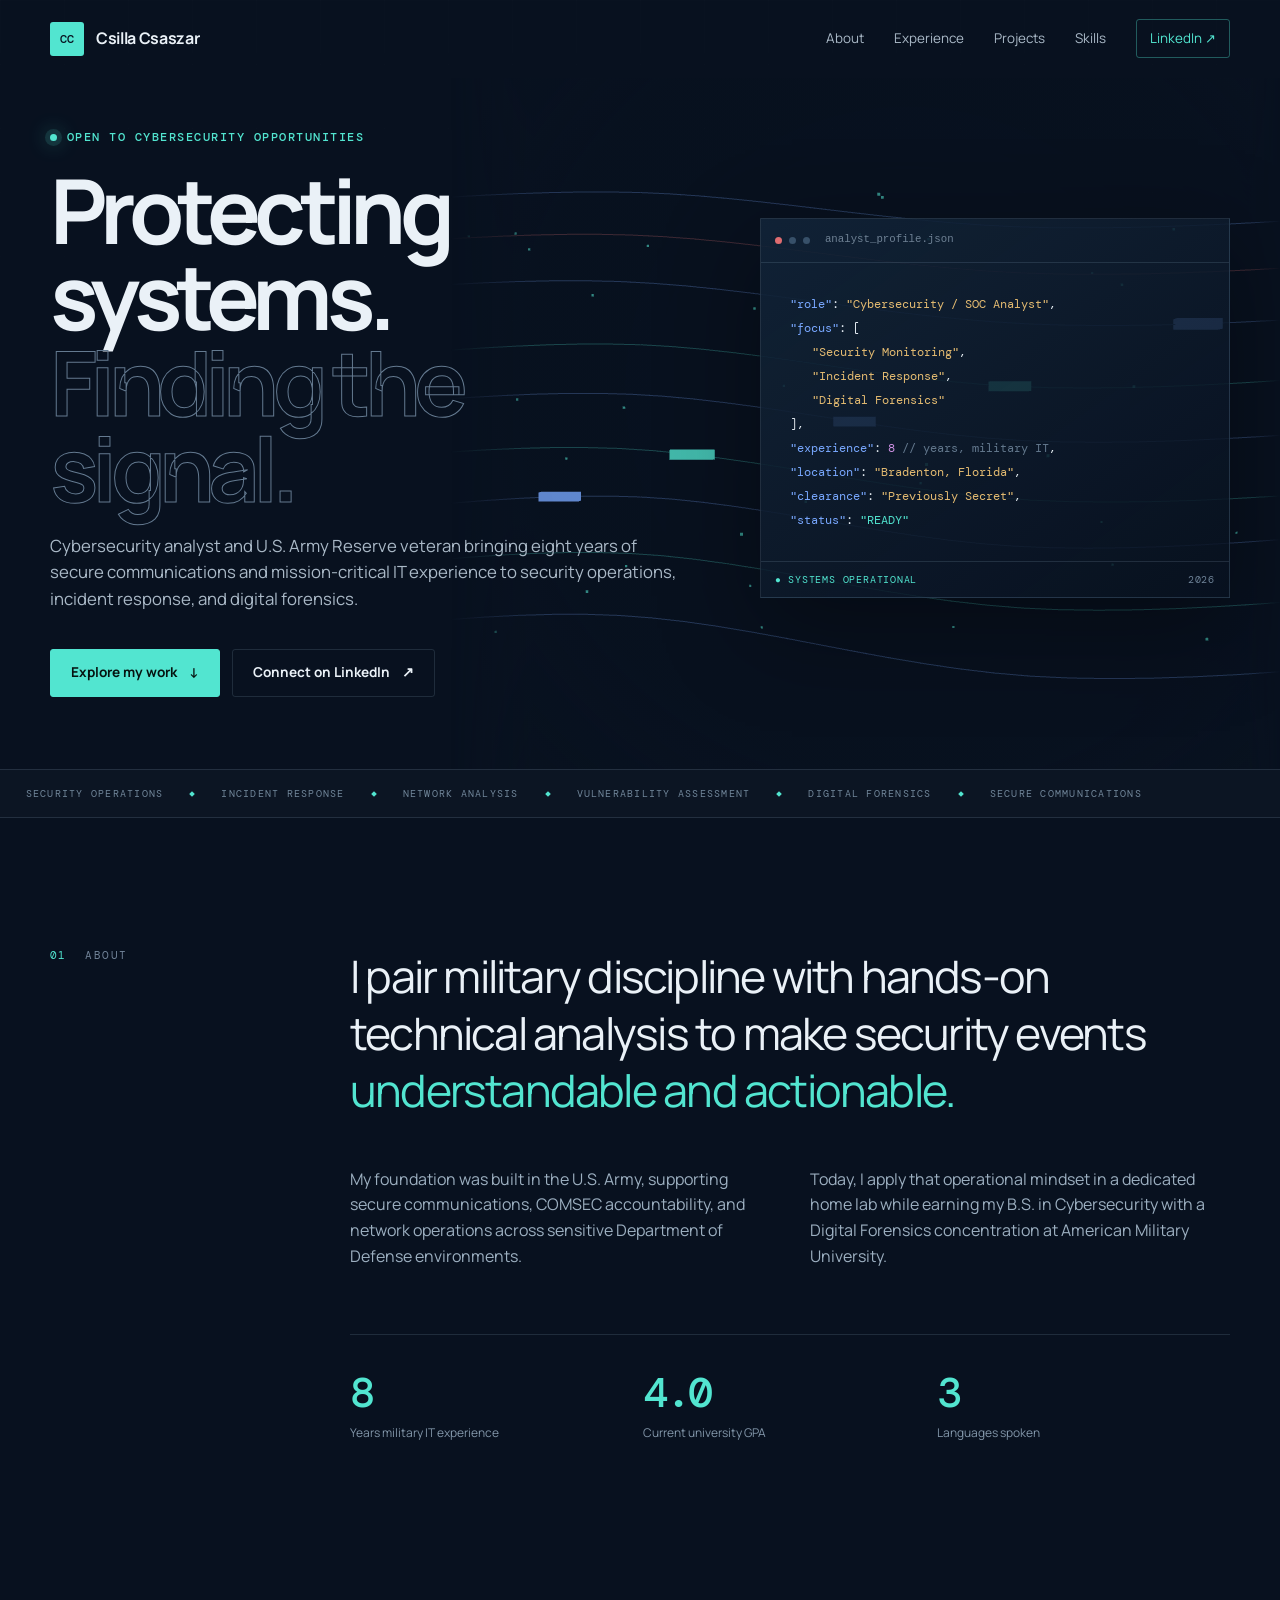
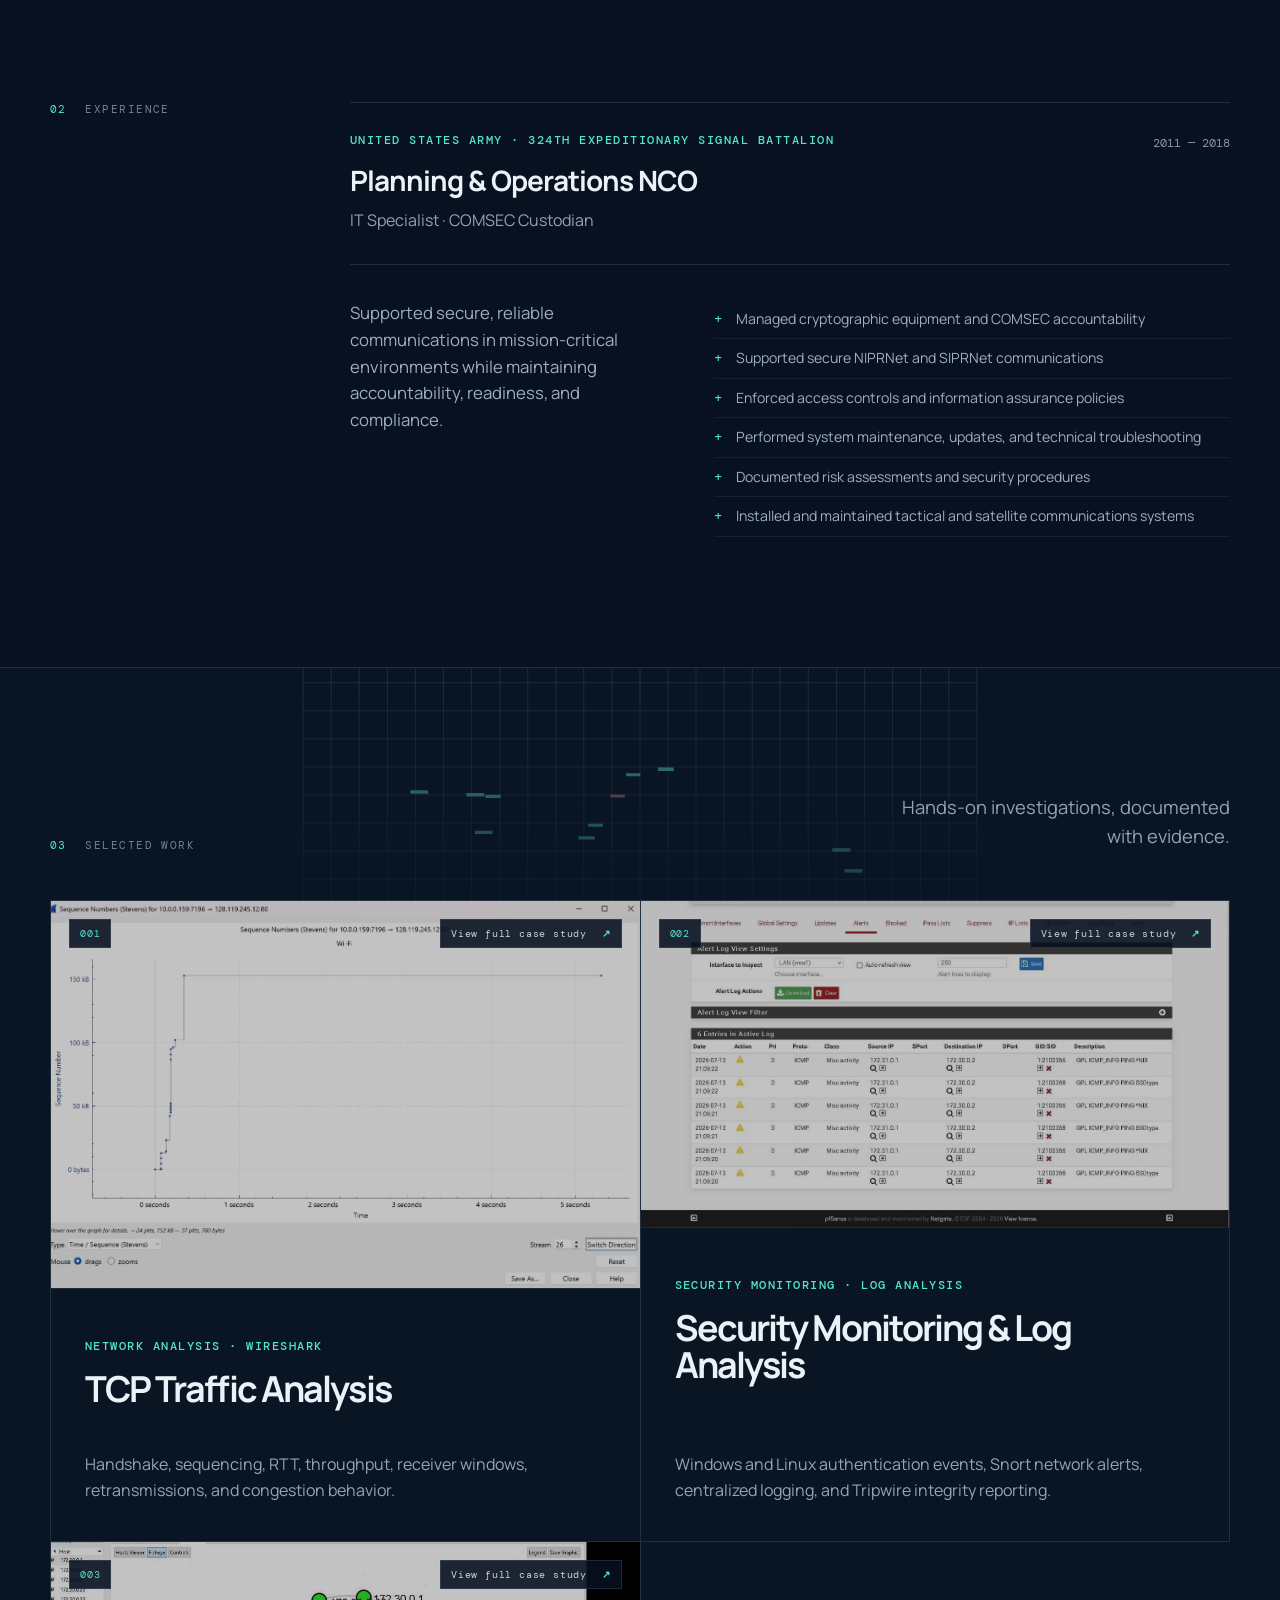
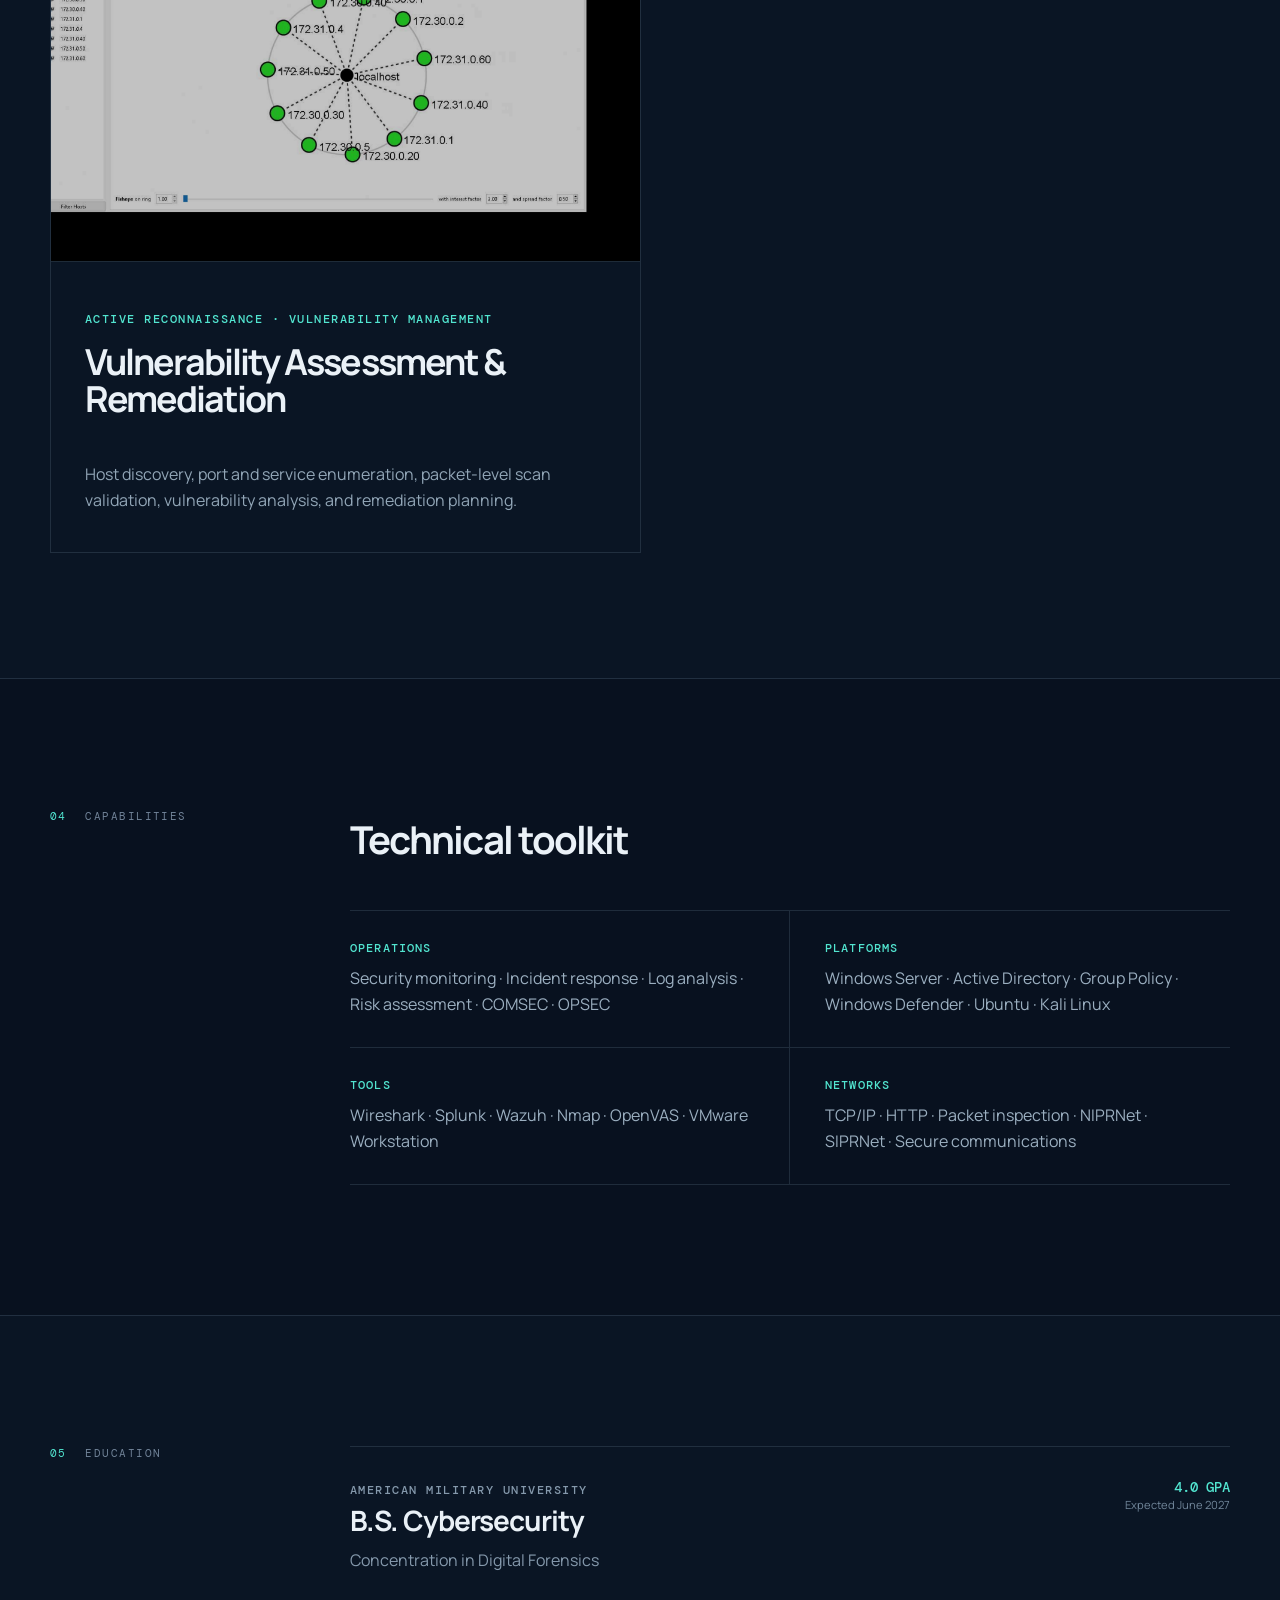
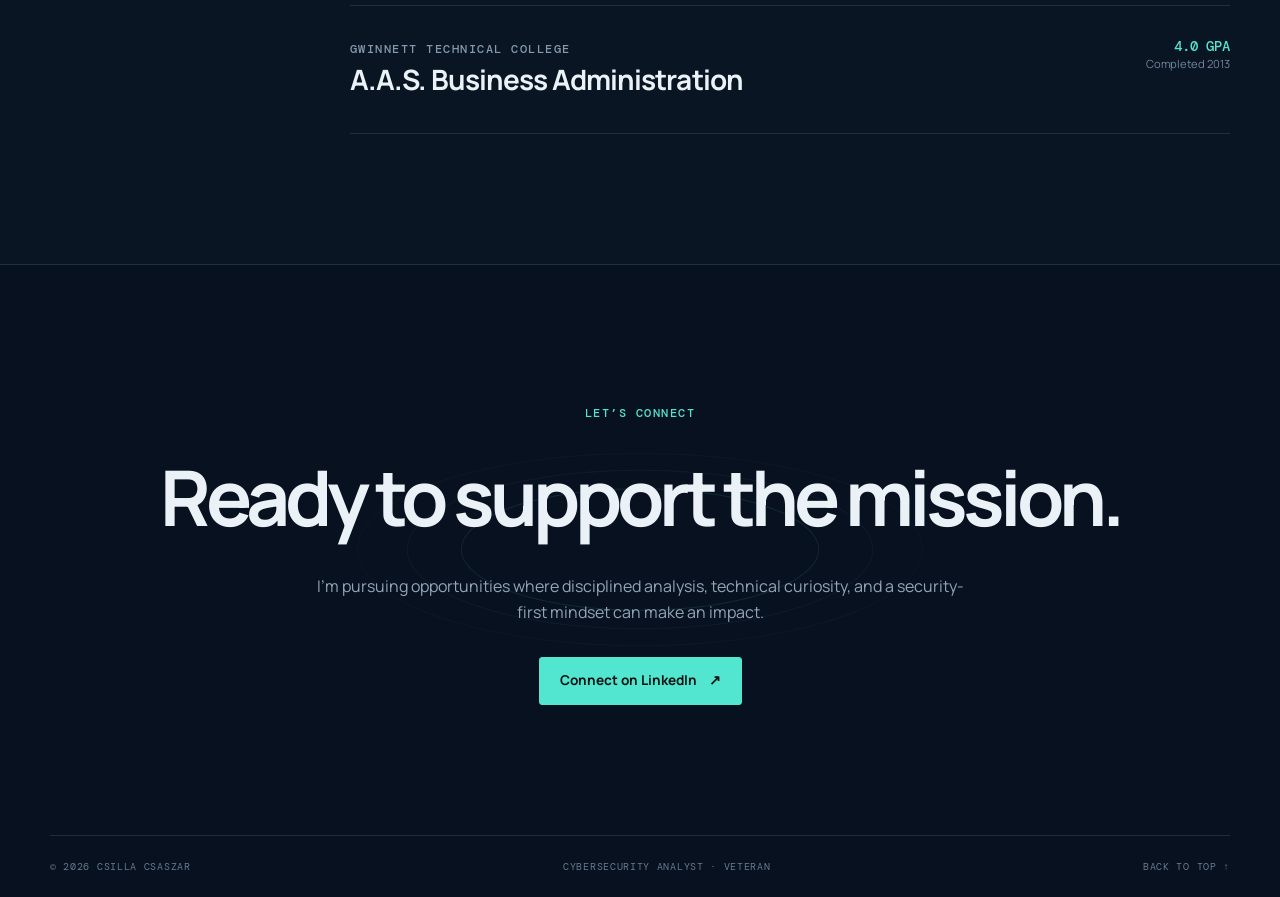
<file: index.html>
<!doctype html>
<html lang="en">
<head>
  <meta charset="utf-8">
  <meta name="viewport" content="width=device-width, initial-scale=1">
  <meta name="description" content="Cybersecurity portfolio of Csilla Csaszar, a cybersecurity and SOC analyst with military IT experience.">
  <meta name="theme-color" content="#08111f">
  <title>Csilla Csaszar | Cybersecurity Analyst</title>
  <link rel="preconnect" href="https://fonts.googleapis.com">
  <link rel="preconnect" href="https://fonts.gstatic.com" crossorigin>
  <link href="https://fonts.googleapis.com/css2?family=DM+Mono:wght@400;500&family=Manrope:wght@400;500;600;700;800&display=swap" rel="stylesheet">
  <link rel="stylesheet" href="styles.css">
</head>
<body>
  <a class="skip-link" href="#main">Skip to content</a>
  <div class="site-grid" aria-hidden="true"></div>

  <header class="site-header">
    <a class="brand" href="#top" aria-label="Csilla Csaszar, home">
      <span class="brand-mark">CC</span>
      <span>Csilla Csaszar</span>
    </a>
    <button class="menu-button" type="button" aria-expanded="false" aria-controls="site-nav">
      <span></span><span></span>
      <span class="sr-only">Open navigation</span>
    </button>
    <nav id="site-nav" class="site-nav" aria-label="Primary navigation">
      <a href="#about">About</a>
      <a href="#experience">Experience</a>
      <a href="#projects">Projects</a>
      <a href="#skills">Skills</a>
      <a class="nav-cta" href="https://www.linkedin.com/in/csillacsaszar" target="_blank" rel="noreferrer">LinkedIn <span aria-hidden="true">↗</span></a>
    </nav>
  </header>

  <main id="main">
    <section id="top" class="hero section-shell">
      <div class="three-effect three-hero" data-three-effect="packet-field" aria-hidden="true"></div>
      <div class="hero-copy reveal">
        <p class="eyebrow"><span class="status-dot"></span> Open to cybersecurity opportunities</p>
        <h1>Protecting systems.<br><span>Finding the signal.</span></h1>
        <p class="hero-lede">Cybersecurity analyst and U.S. Army Reserve veteran bringing eight years of secure communications and mission-critical IT experience to security operations, incident response, and digital forensics.</p>
        <div class="hero-actions">
          <a class="button button-primary" href="#projects">Explore my work <span aria-hidden="true">↓</span></a>
          <a class="button button-ghost" href="https://www.linkedin.com/in/csillacsaszar" target="_blank" rel="noreferrer">Connect on LinkedIn <span aria-hidden="true">↗</span></a>
        </div>
      </div>

      <div class="hero-panel reveal" aria-label="Professional profile summary">
        <div class="panel-bar"><span></span><span></span><span></span><code>analyst_profile.json</code></div>
        <div class="profile-code">
          <p><span class="code-key">"role"</span>: <span class="code-value">"Cybersecurity / SOC Analyst"</span>,</p>
          <p><span class="code-key">"focus"</span>: [</p>
          <p class="indent"><span class="code-value">"Security Monitoring"</span>,</p>
          <p class="indent"><span class="code-value">"Incident Response"</span>,</p>
          <p class="indent"><span class="code-value">"Digital Forensics"</span></p>
          <p>],</p>
          <p><span class="code-key">"experience"</span>: <span class="code-number">8</span> <span class="code-comment">// years, military IT</span>,</p>
          <p><span class="code-key">"location"</span>: <span class="code-value">"Bradenton, Florida"</span>,</p>
          <p><span class="code-key">"clearance"</span>: <span class="code-value">"Previously Secret"</span>,</p>
          <p><span class="code-key">"status"</span>: <span class="code-success">"READY"</span></p>
        </div>
        <div class="panel-footer"><span>● systems operational</span><span>2026</span></div>
      </div>
    </section>

    <section class="signal-strip" aria-label="Core disciplines">
      <div class="signal-track">
        <span>Security Operations</span><i></i><span>Incident Response</span><i></i><span>Network Analysis</span><i></i><span>Vulnerability Assessment</span><i></i><span>Digital Forensics</span><i></i><span>Secure Communications</span>
      </div>
    </section>

    <section id="about" class="section-shell split-section">
      <div class="section-label reveal"><span>01</span> About</div>
      <div class="about-content reveal">
        <p class="statement">I pair military discipline with hands-on technical analysis to make security events <em>understandable and actionable.</em></p>
        <div class="about-grid">
          <p>My foundation was built in the U.S. Army, supporting secure communications, COMSEC accountability, and network operations across sensitive Department of Defense environments.</p>
          <p>Today, I apply that operational mindset in a dedicated home lab while earning my B.S. in Cybersecurity with a Digital Forensics concentration at American Military University.</p>
        </div>
        <div class="metrics">
          <div><strong>8</strong><span>Years military IT experience</span></div>
          <div><strong>4.0</strong><span>Current university GPA</span></div>
          <div><strong>3</strong><span>Languages spoken</span></div>
        </div>
      </div>
    </section>

    <section id="experience" class="section-shell split-section">
      <div class="section-label reveal"><span>02</span> Experience</div>
      <div class="experience-card reveal">
        <div class="experience-top">
          <div>
            <p class="overline">United States Army · 324th Expeditionary Signal Battalion</p>
            <h2>Planning & Operations NCO</h2>
            <p class="role-line">IT Specialist · COMSEC Custodian</p>
          </div>
          <p class="date">2011 — 2018</p>
        </div>
        <div class="experience-body">
          <p>Supported secure, reliable communications in mission-critical environments while maintaining accountability, readiness, and compliance.</p>
          <ul>
            <li>Managed cryptographic equipment and COMSEC accountability</li>
            <li>Supported secure NIPRNet and SIPRNet communications</li>
            <li>Enforced access controls and information assurance policies</li>
            <li>Performed system maintenance, updates, and technical troubleshooting</li>
            <li>Documented risk assessments and security procedures</li>
            <li>Installed and maintained tactical and satellite communications systems</li>
          </ul>
        </div>
      </div>
    </section>

    <section id="projects" class="projects-section">
      <div class="three-effect three-projects" data-three-effect="packet-scan" aria-hidden="true"></div>
      <div class="section-shell">
        <div class="section-heading reveal">
          <div class="section-label"><span>03</span> Selected work</div>
          <p>Hands-on investigations, documented with evidence.</p>
        </div>

        <div class="project-gallery reveal">
          <a class="project-thumbnail" href="projects/wireshark-tcp-analysis.html" aria-label="View the Wireshark TCP traffic analysis case study">
            <div class="thumbnail-image">
              <img src="assets/projects/wireshark/time-sequence-graph.png" alt="Wireshark TCP time-sequence graph from the file-transfer analysis">
              <span class="thumbnail-index">001</span>
              <span class="thumbnail-action">View full case study <b aria-hidden="true">↗</b></span>
            </div>
            <div class="thumbnail-copy">
              <div>
                <p class="project-number">NETWORK ANALYSIS · WIRESHARK</p>
                <h2>TCP Traffic Analysis</h2>
              </div>
              <p>Handshake, sequencing, RTT, throughput, receiver windows, retransmissions, and congestion behavior.</p>
            </div>
          </a>
          <a class="project-thumbnail" href="projects/security-monitoring-log-analysis.html" aria-label="View the Security Monitoring and Log Analysis case study">
            <div class="thumbnail-image">
              <img src="assets/projects/security-monitoring/snort-icmp-alerts.png" alt="Snort active log showing ICMP monitoring alerts">
              <span class="thumbnail-index">002</span>
              <span class="thumbnail-action">View full case study <b aria-hidden="true">↗</b></span>
            </div>
            <div class="thumbnail-copy">
              <div>
                <p class="project-number">SECURITY MONITORING · LOG ANALYSIS</p>
                <h2>Security Monitoring & Log Analysis</h2>
              </div>
              <p>Windows and Linux authentication events, Snort network alerts, centralized logging, and Tripwire integrity reporting.</p>
            </div>
          </a>
          <a class="project-thumbnail" href="projects/vulnerability-assessment-remediation.html" aria-label="View the Vulnerability Assessment and Remediation case study">
            <div class="thumbnail-image">
              <img src="assets/projects/vulnerability-assessment/network-topology.png" alt="Zenmap topology showing discovered hosts in the lab network">
              <span class="thumbnail-index">003</span>
              <span class="thumbnail-action">View full case study <b aria-hidden="true">↗</b></span>
            </div>
            <div class="thumbnail-copy">
              <div>
                <p class="project-number">ACTIVE RECONNAISSANCE · VULNERABILITY MANAGEMENT</p>
                <h2>Vulnerability Assessment & Remediation</h2>
              </div>
              <p>Host discovery, port and service enumeration, packet-level scan validation, vulnerability analysis, and remediation planning.</p>
            </div>
          </a>
        </div>
      </div>
    </section>

    <section id="skills" class="section-shell split-section">
      <div class="section-label reveal"><span>04</span> Capabilities</div>
      <div class="skills-content reveal">
        <h2>Technical toolkit</h2>
        <div class="skills-grid">
          <div><h3>Operations</h3><p>Security monitoring · Incident response · Log analysis · Risk assessment · COMSEC · OPSEC</p></div>
          <div><h3>Platforms</h3><p>Windows Server · Active Directory · Group Policy · Windows Defender · Ubuntu · Kali Linux</p></div>
          <div><h3>Tools</h3><p>Wireshark · Splunk · Wazuh · Nmap · OpenVAS · VMware Workstation</p></div>
          <div><h3>Networks</h3><p>TCP/IP · HTTP · Packet inspection · NIPRNet · SIPRNet · Secure communications</p></div>
        </div>
      </div>
    </section>

    <section class="education-section">
      <div class="section-shell split-section">
        <div class="section-label reveal"><span>05</span> Education</div>
        <div class="education-list reveal">
          <article>
            <div><p class="overline">American Military University</p><h2>B.S. Cybersecurity</h2><p>Concentration in Digital Forensics</p></div>
            <div class="education-meta"><strong>4.0 GPA</strong><span>Expected June 2027</span></div>
          </article>
          <article>
            <div><p class="overline">Gwinnett Technical College</p><h2>A.A.S. Business Administration</h2></div>
            <div class="education-meta"><strong>4.0 GPA</strong><span>Completed 2013</span></div>
          </article>
        </div>
      </div>
    </section>

    <section class="contact-section section-shell reveal">
      <div class="three-effect three-contact" data-three-effect="signal-ring" aria-hidden="true"></div>
      <p class="eyebrow">Let’s connect</p>
      <h2>Ready to support the mission.</h2>
      <p>I’m pursuing opportunities where disciplined analysis, technical curiosity, and a security-first mindset can make an impact.</p>
      <a class="button button-primary" href="https://www.linkedin.com/in/csillacsaszar" target="_blank" rel="noreferrer">Connect on LinkedIn <span aria-hidden="true">↗</span></a>
    </section>
  </main>

  <footer class="site-footer section-shell">
    <span>© <span id="year"></span> Csilla Csaszar</span>
    <span>Cybersecurity Analyst · Veteran</span>
    <a href="#top">Back to top ↑</a>
  </footer>

  <script src="script.js"></script>
  <script type="module" src="three-effects.js?v=4"></script>
</body>
</html>
</file>
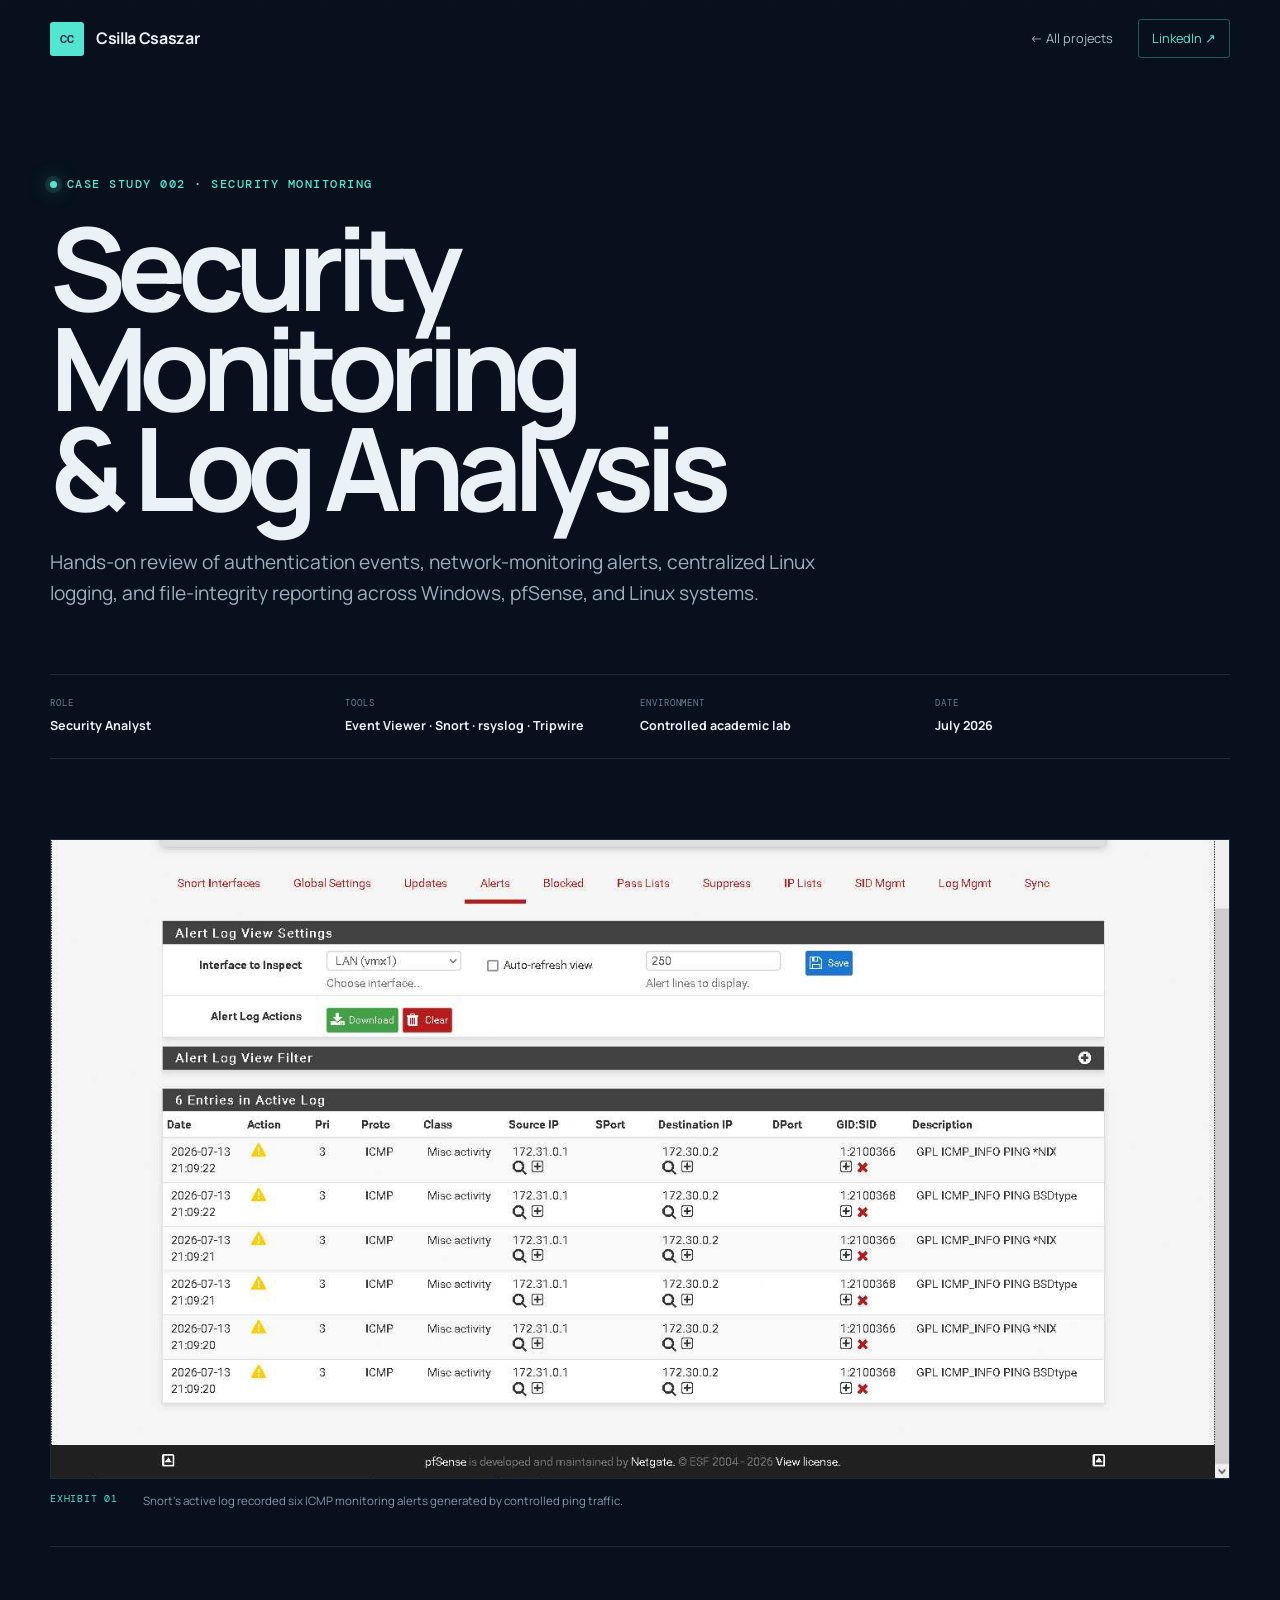
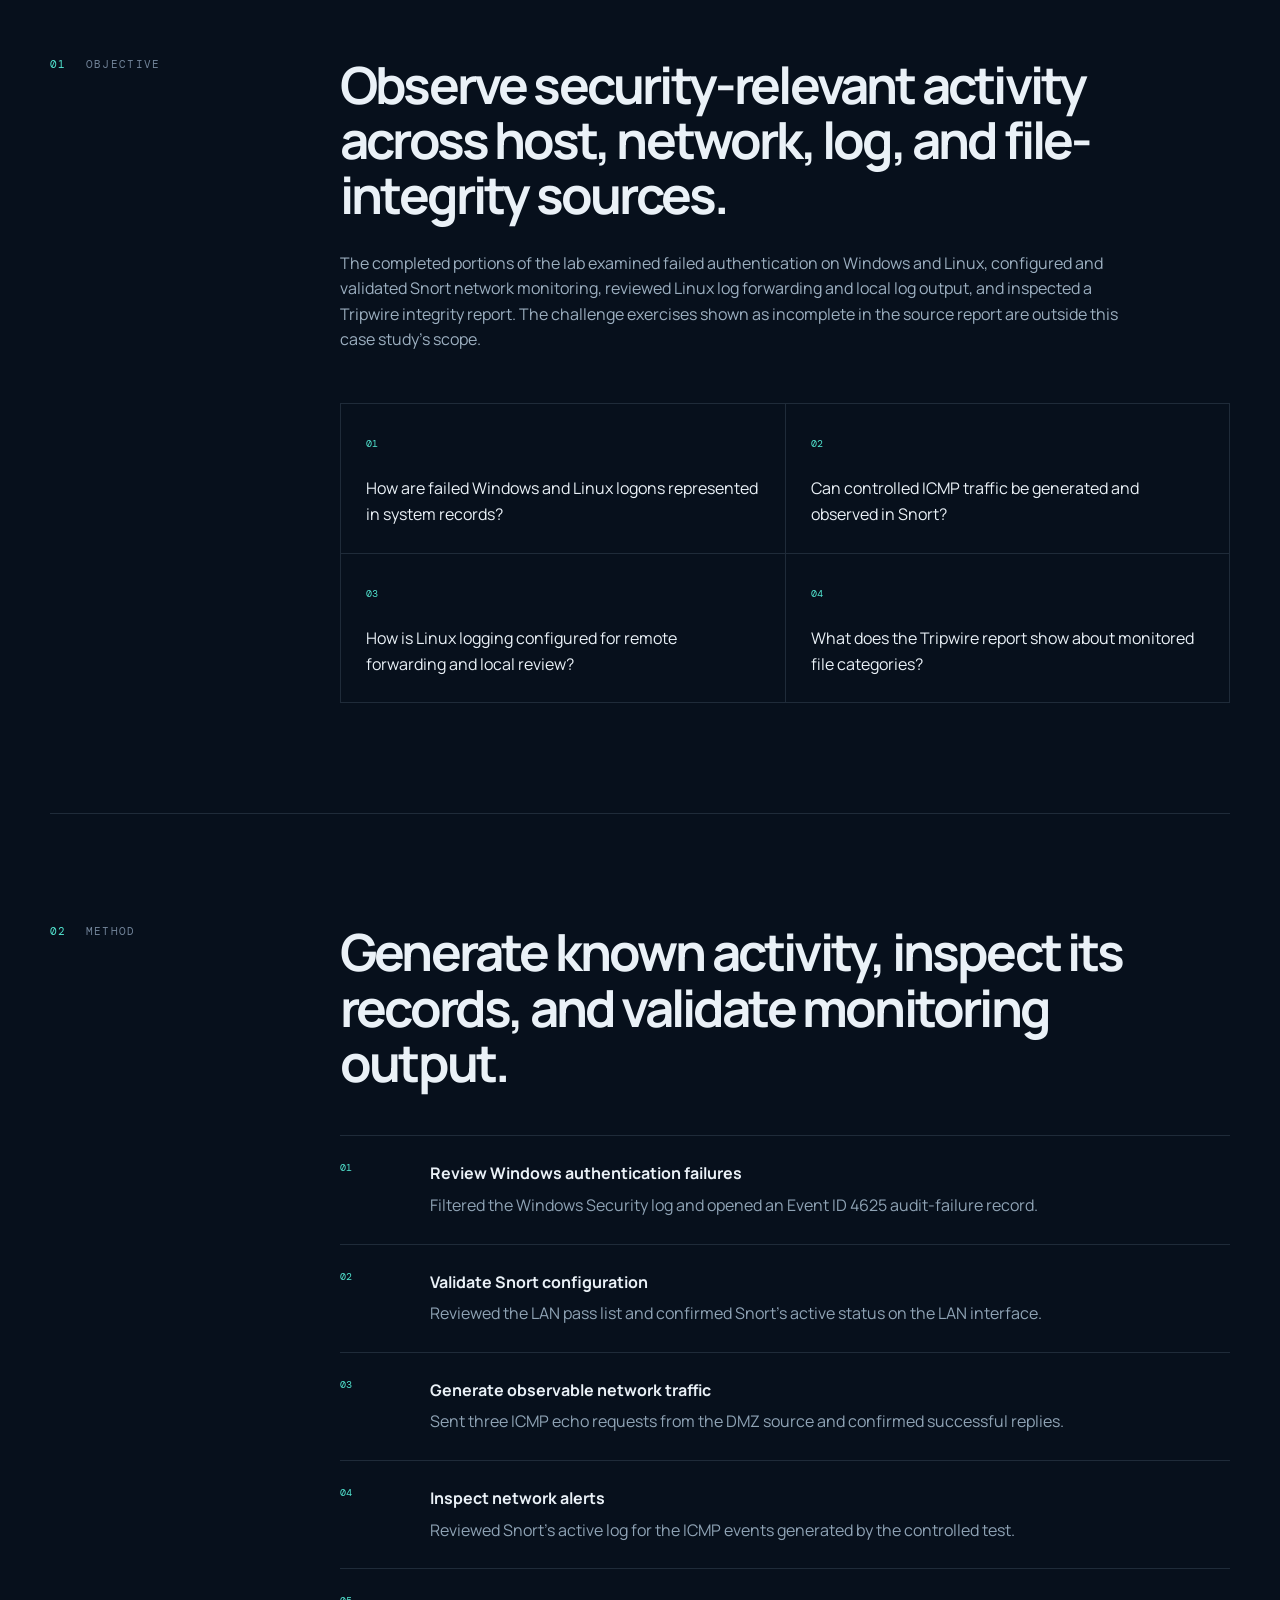
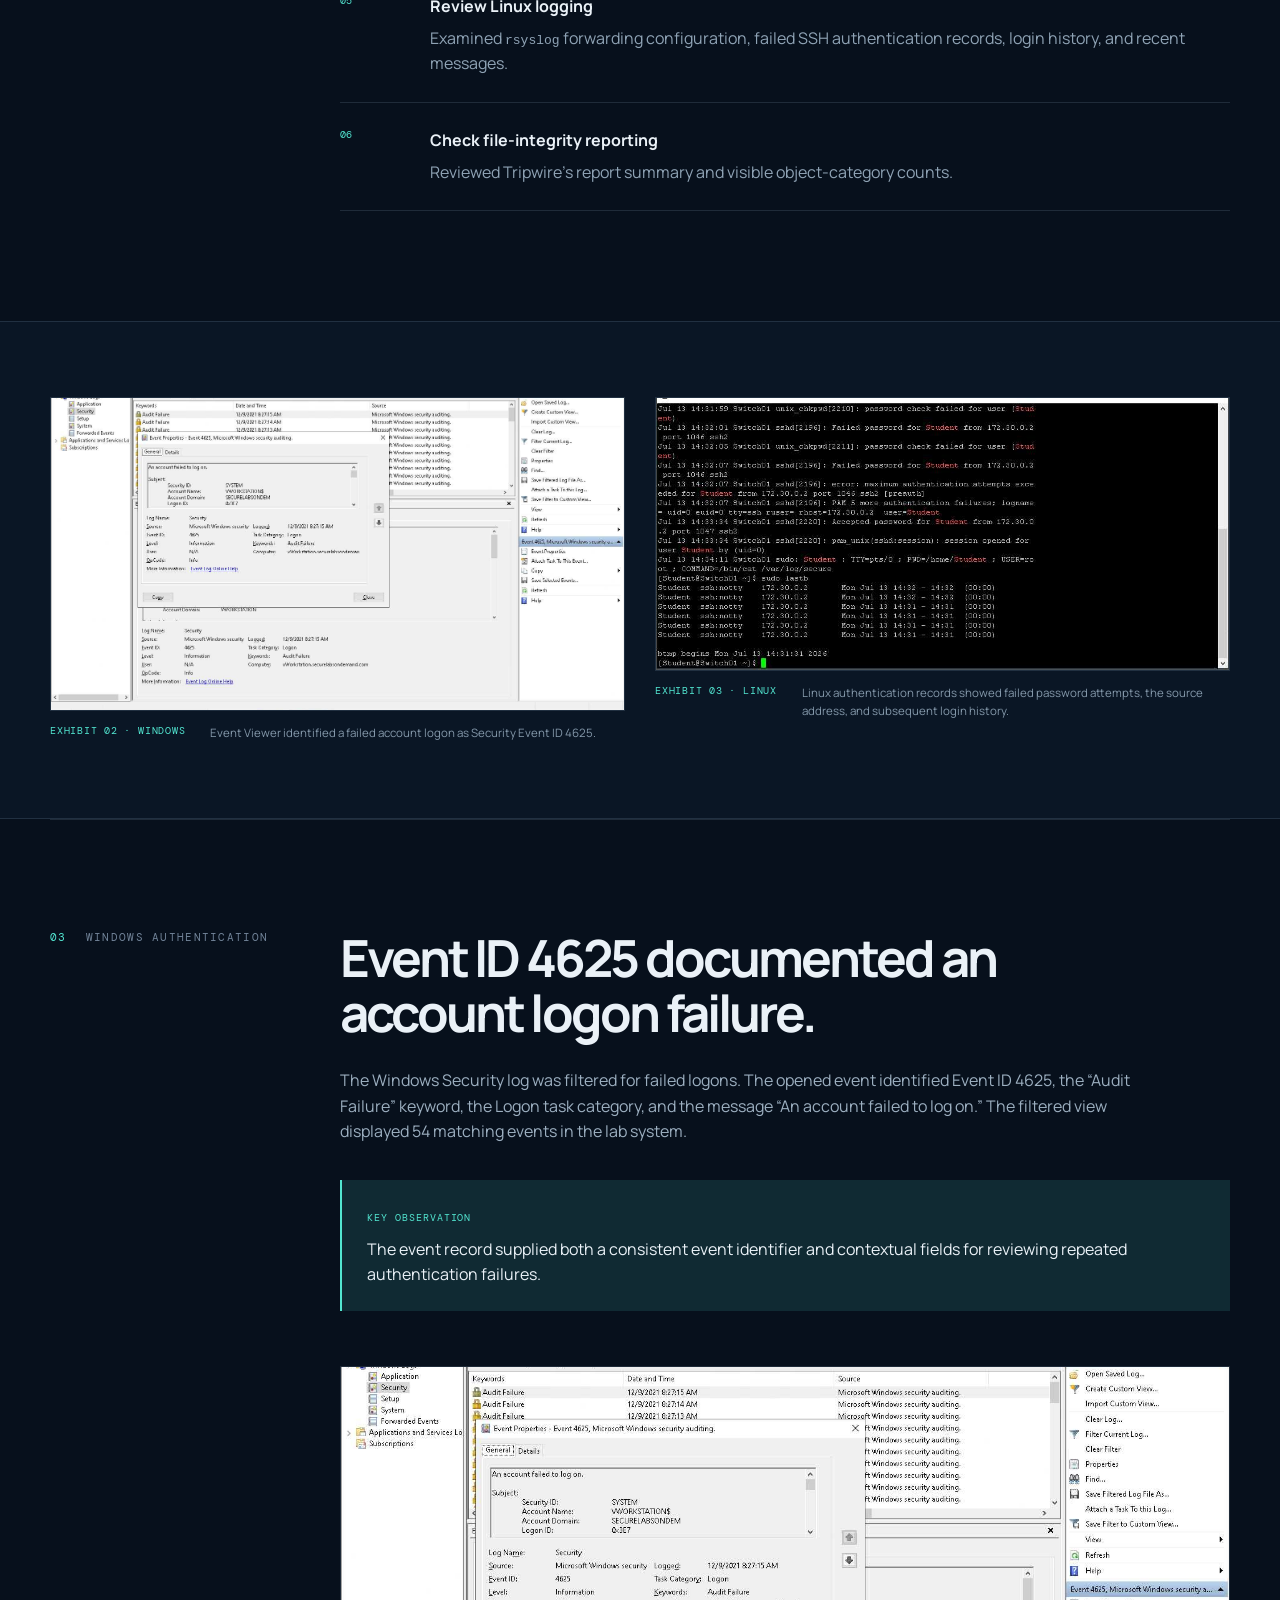
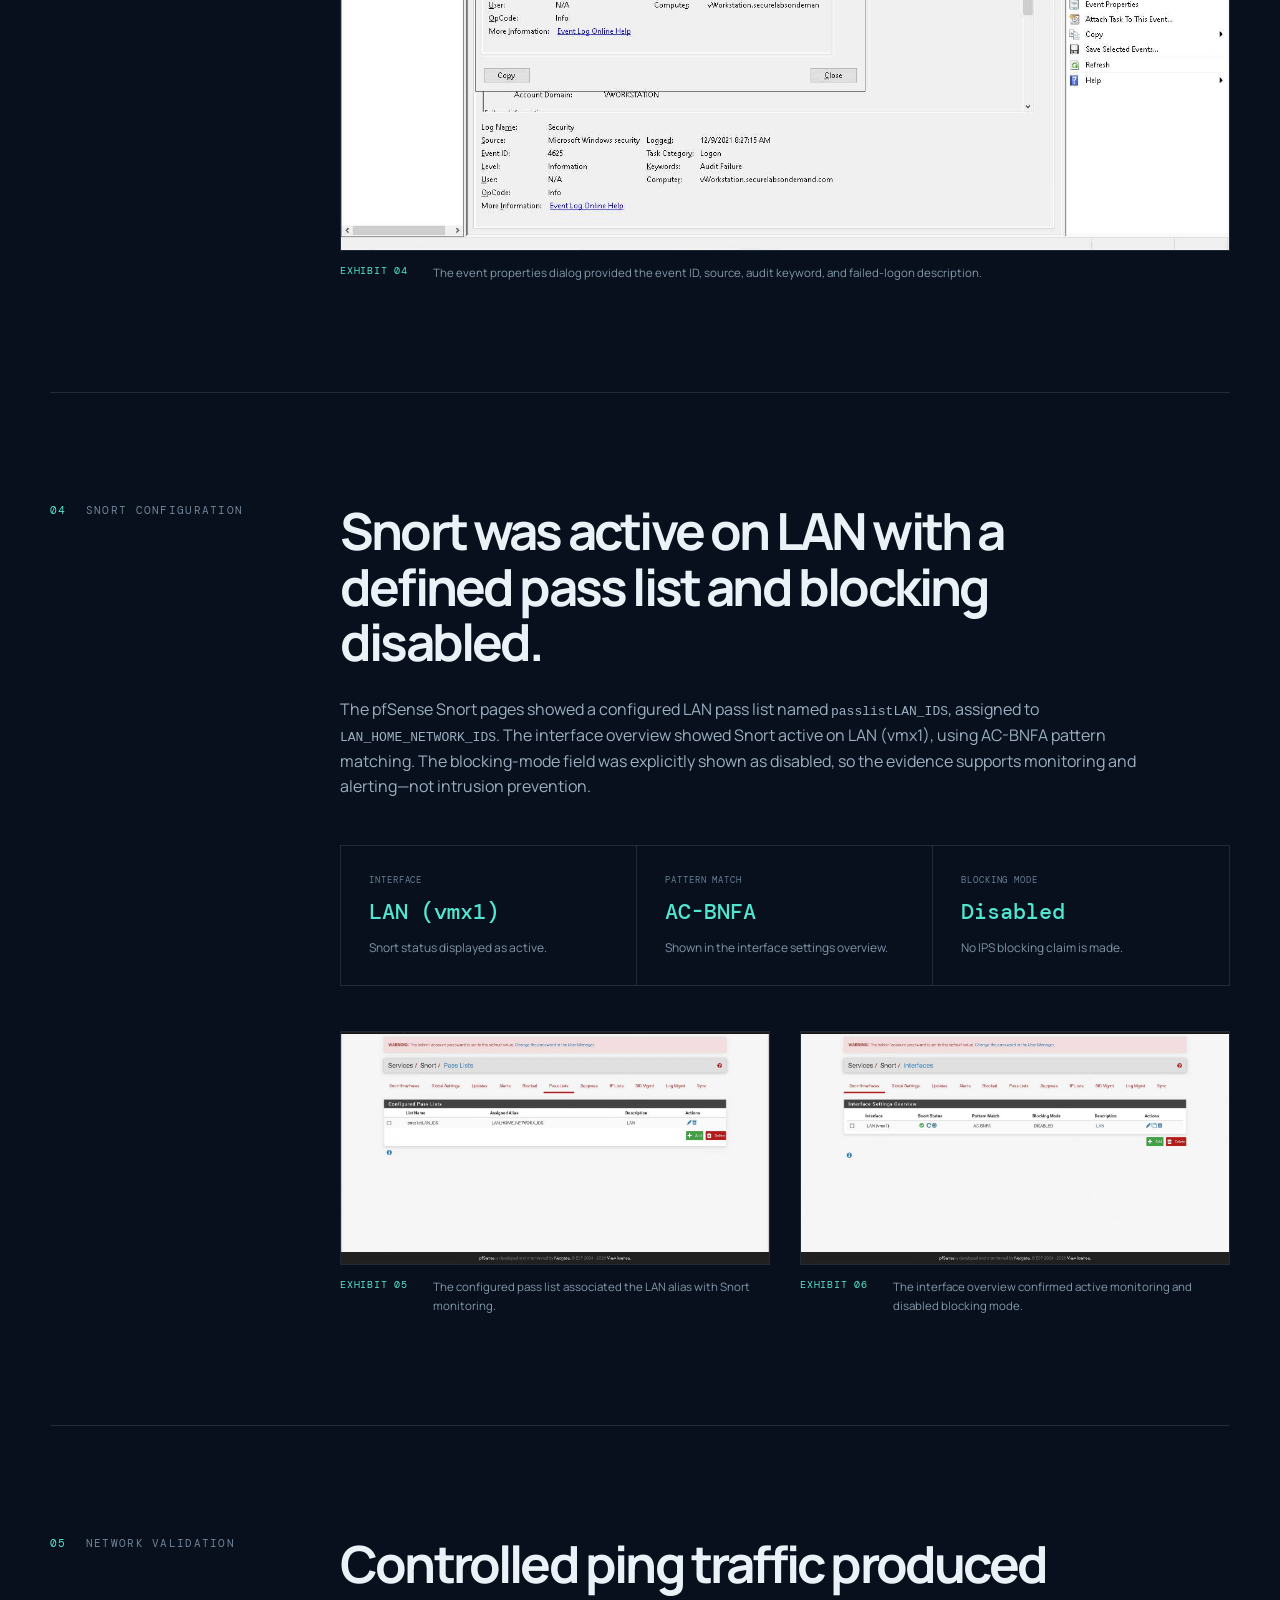
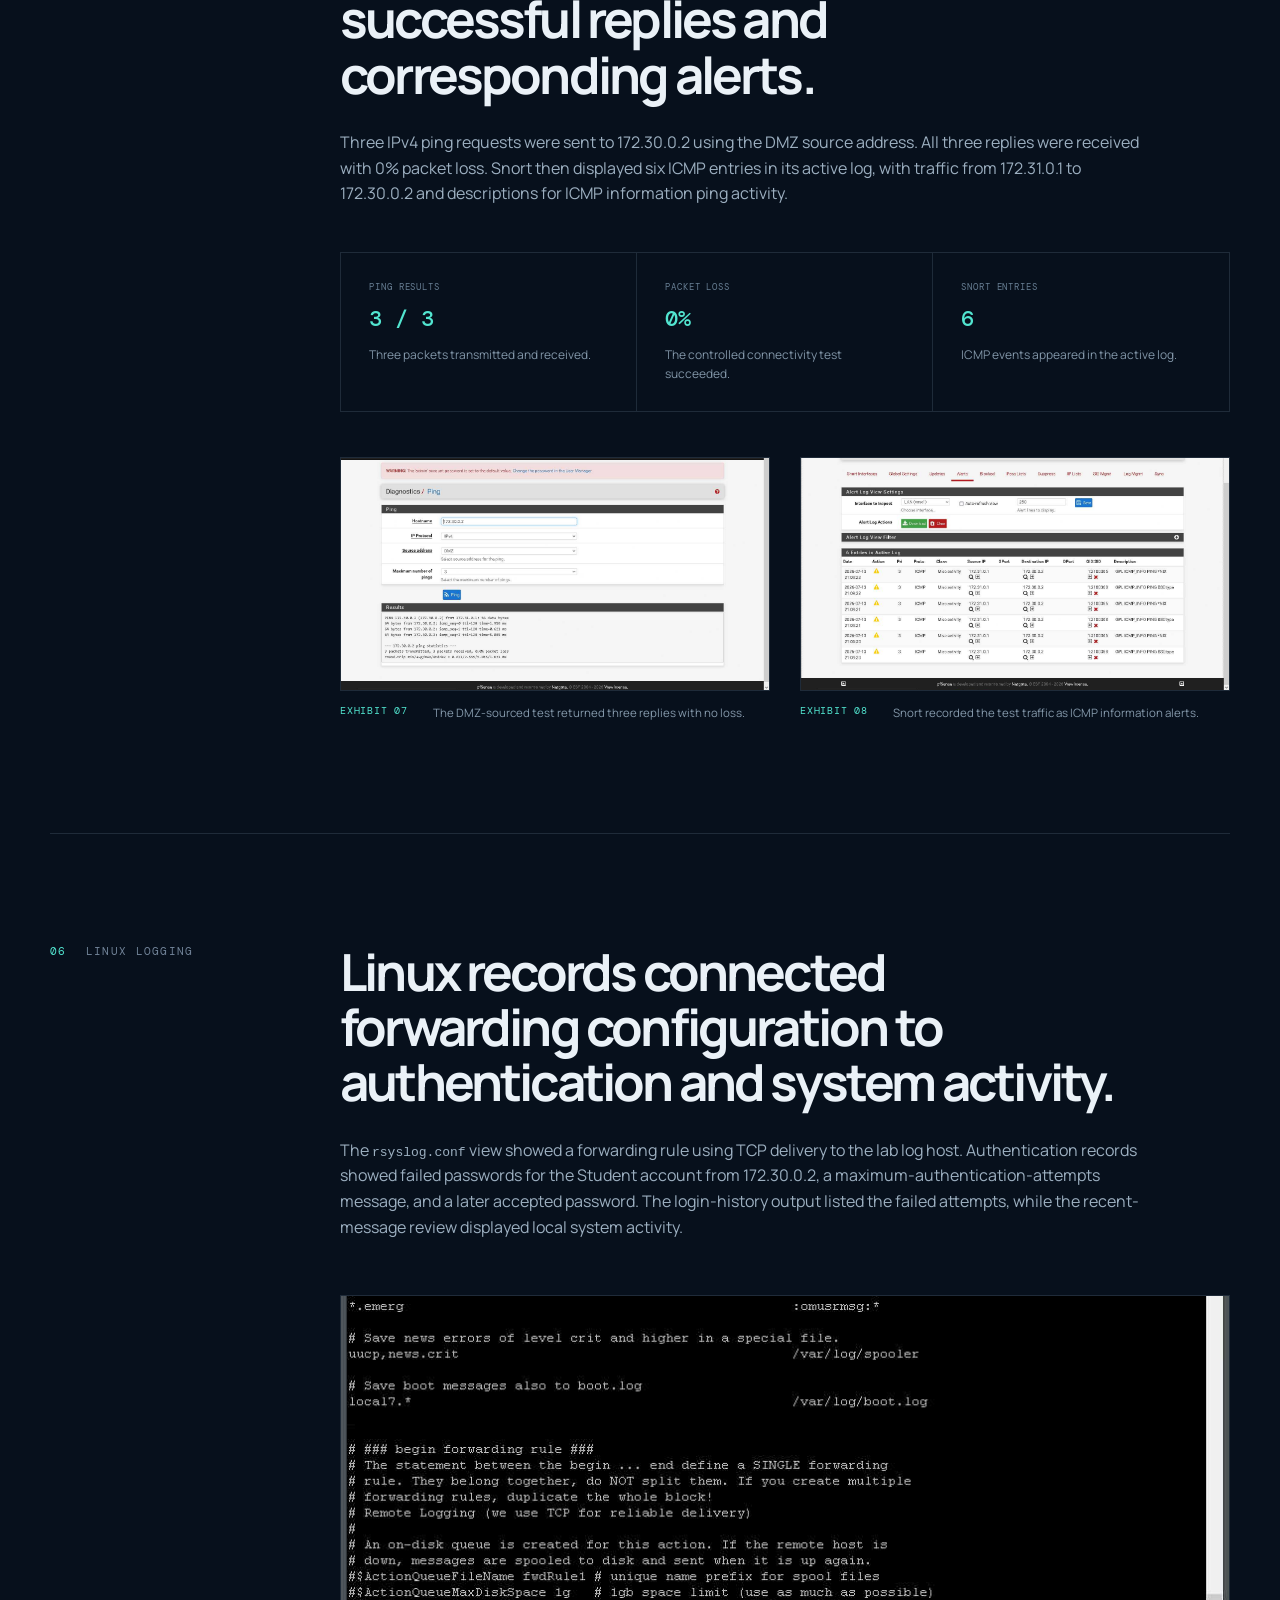
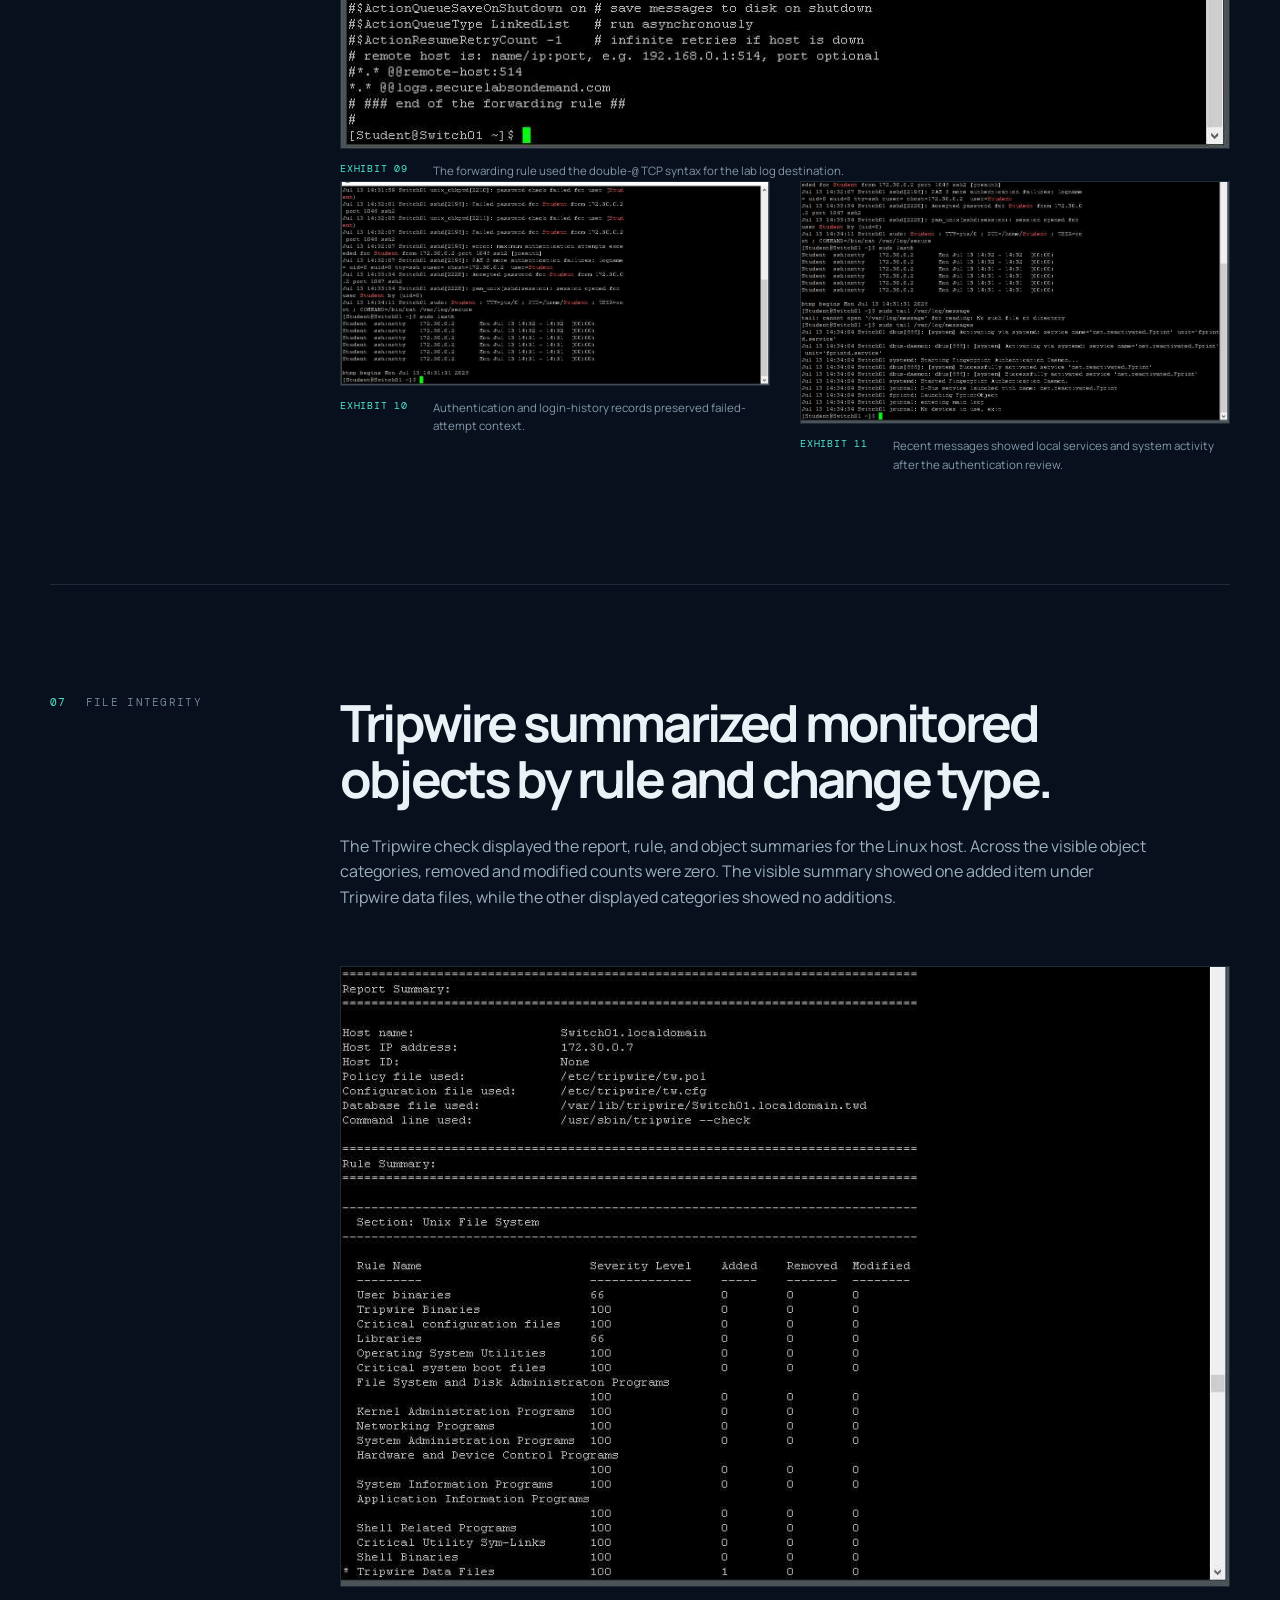
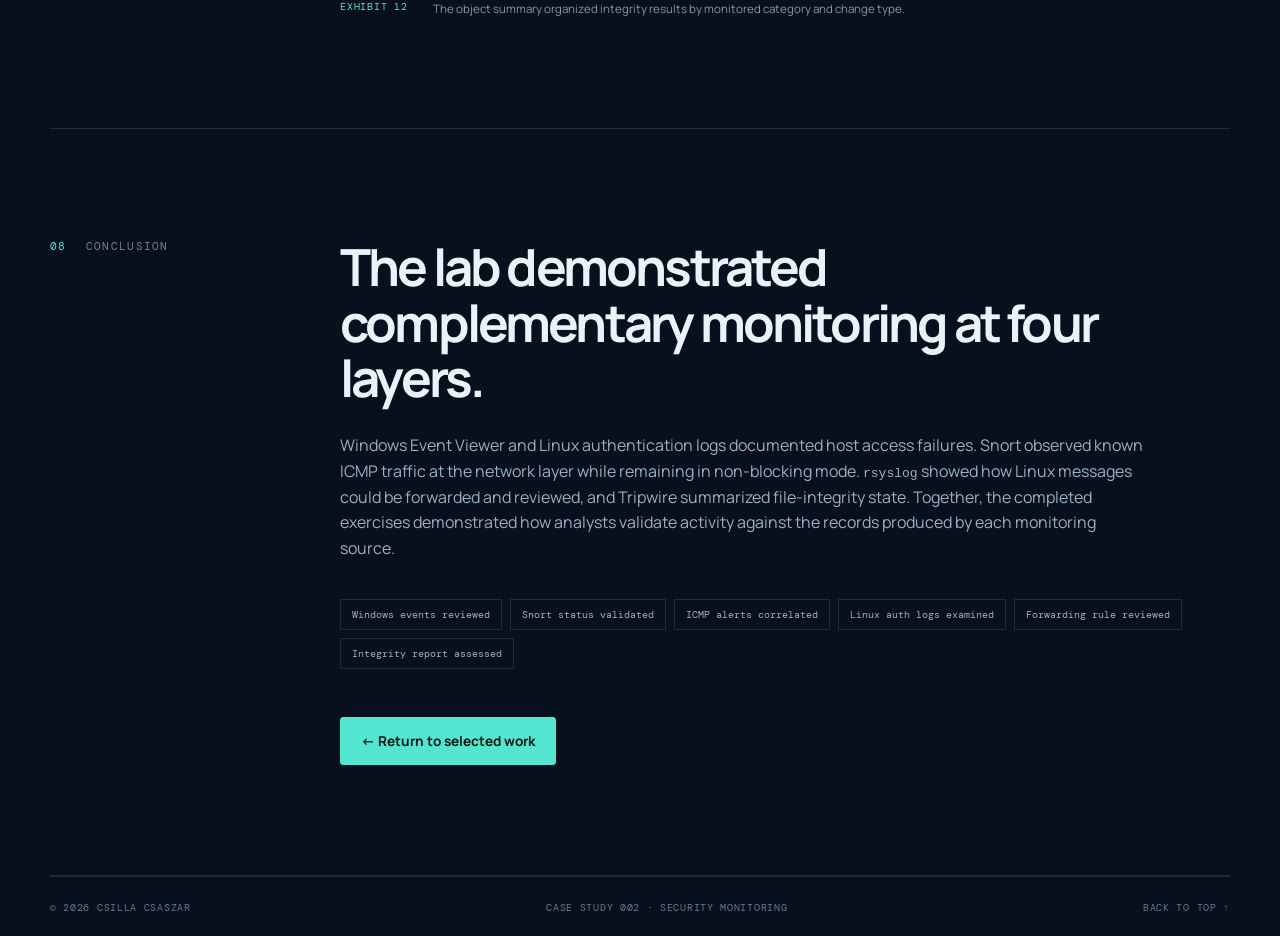
<file: projects/security-monitoring-log-analysis.html>
<!doctype html>
<html lang="en">
<head>
  <meta charset="utf-8">
  <meta name="viewport" content="width=device-width, initial-scale=1">
  <meta name="description" content="Security monitoring and log analysis case study using Windows Event Viewer, Snort, rsyslog, Linux logs, and Tripwire by Csilla Csaszar.">
  <meta name="theme-color" content="#08111f">
  <title>Security Monitoring & Log Analysis | Csilla Csaszar</title>
  <link rel="preconnect" href="https://fonts.googleapis.com">
  <link rel="preconnect" href="https://fonts.gstatic.com" crossorigin>
  <link href="https://fonts.googleapis.com/css2?family=DM+Mono:wght@400;500&family=Manrope:wght@400;500;600;700;800&display=swap" rel="stylesheet">
  <link rel="stylesheet" href="../styles.css">
</head>
<body class="case-study-page">
  <a class="skip-link" href="#main">Skip to content</a>
  <div class="site-grid" aria-hidden="true"></div>

  <header class="site-header scrolled">
    <a class="brand" href="../index.html" aria-label="Csilla Csaszar, portfolio home">
      <span class="brand-mark">CC</span><span>Csilla Csaszar</span>
    </a>
    <nav class="case-nav" aria-label="Case study navigation">
      <a href="../index.html#projects">← All projects</a>
      <a class="nav-cta" href="https://www.linkedin.com/in/csillacsaszar" target="_blank" rel="noreferrer">LinkedIn ↗</a>
    </nav>
  </header>

  <main id="main">
    <article>
      <header class="case-hero section-shell">
        <p class="eyebrow"><span class="status-dot"></span> Case study 002 · Security monitoring</p>
        <h1>Security Monitoring<br>& Log Analysis</h1>
        <p class="case-deck">Hands-on review of authentication events, network-monitoring alerts, centralized Linux logging, and file-integrity reporting across Windows, pfSense, and Linux systems.</p>
        <div class="case-meta">
          <div><span>ROLE</span><strong>Security Analyst</strong></div>
          <div><span>TOOLS</span><strong>Event Viewer · Snort · rsyslog · Tripwire</strong></div>
          <div><span>ENVIRONMENT</span><strong>Controlled academic lab</strong></div>
          <div><span>DATE</span><strong>July 2026</strong></div>
        </div>
      </header>

      <div class="case-hero-visual section-shell">
        <img src="../assets/projects/security-monitoring/snort-icmp-alerts.png" alt="Snort active log listing six ICMP alerts between lab network addresses">
        <div class="hero-visual-caption"><span>EXHIBIT 01</span><p>Snort’s active log recorded six ICMP monitoring alerts generated by controlled ping traffic.</p></div>
      </div>

      <section class="case-section section-shell">
        <div class="case-section-label"><span>01</span> Objective</div>
        <div class="case-content case-intro">
          <h2>Observe security-relevant activity across host, network, log, and file-integrity sources.</h2>
          <p>The completed portions of the lab examined failed authentication on Windows and Linux, configured and validated Snort network monitoring, reviewed Linux log forwarding and local log output, and inspected a Tripwire integrity report. The challenge exercises shown as incomplete in the source report are outside this case study’s scope.</p>
          <div class="case-question-grid">
            <div><span>01</span><p>How are failed Windows and Linux logons represented in system records?</p></div>
            <div><span>02</span><p>Can controlled ICMP traffic be generated and observed in Snort?</p></div>
            <div><span>03</span><p>How is Linux logging configured for remote forwarding and local review?</p></div>
            <div><span>04</span><p>What does the Tripwire report show about monitored file categories?</p></div>
          </div>
        </div>
      </section>

      <section class="case-section section-shell">
        <div class="case-section-label"><span>02</span> Method</div>
        <div class="case-content">
          <h2>Generate known activity, inspect its records, and validate monitoring output.</h2>
          <ol class="method-list">
            <li><span>01</span><div><h3>Review Windows authentication failures</h3><p>Filtered the Windows Security log and opened an Event ID 4625 audit-failure record.</p></div></li>
            <li><span>02</span><div><h3>Validate Snort configuration</h3><p>Reviewed the LAN pass list and confirmed Snort’s active status on the LAN interface.</p></div></li>
            <li><span>03</span><div><h3>Generate observable network traffic</h3><p>Sent three ICMP echo requests from the DMZ source and confirmed successful replies.</p></div></li>
            <li><span>04</span><div><h3>Inspect network alerts</h3><p>Reviewed Snort’s active log for the ICMP events generated by the controlled test.</p></div></li>
            <li><span>05</span><div><h3>Review Linux logging</h3><p>Examined <code>rsyslog</code> forwarding configuration, failed SSH authentication records, login history, and recent messages.</p></div></li>
            <li><span>06</span><div><h3>Check file-integrity reporting</h3><p>Reviewed Tripwire’s report summary and visible object-category counts.</p></div></li>
          </ol>
        </div>
      </section>

      <section class="evidence-band">
        <div class="section-shell evidence-grid">
          <figure>
            <img src="../assets/projects/security-monitoring/windows-audit-failure.png" alt="Windows Event Viewer displaying an Event ID 4625 audit failure">
            <figcaption><span>EXHIBIT 02 · WINDOWS</span><p>Event Viewer identified a failed account logon as Security Event ID 4625.</p></figcaption>
          </figure>
          <figure>
            <img src="../assets/projects/security-monitoring/linux-failed-logins.png" alt="Linux secure log showing failed SSH passwords and login history">
            <figcaption><span>EXHIBIT 03 · LINUX</span><p>Linux authentication records showed failed password attempts, the source address, and subsequent login history.</p></figcaption>
          </figure>
        </div>
      </section>

      <section class="case-section section-shell">
        <div class="case-section-label"><span>03</span> Windows authentication</div>
        <div class="case-content">
          <h2>Event ID 4625 documented an account logon failure.</h2>
          <p>The Windows Security log was filtered for failed logons. The opened event identified Event ID 4625, the “Audit Failure” keyword, the Logon task category, and the message “An account failed to log on.” The filtered view displayed 54 matching events in the lab system.</p>
          <div class="key-finding"><span>KEY OBSERVATION</span><p>The event record supplied both a consistent event identifier and contextual fields for reviewing repeated authentication failures.</p></div>
          <figure class="case-figure">
            <img src="../assets/projects/security-monitoring/windows-audit-failure.png" alt="Event Viewer properties for Windows Security Event ID 4625">
            <figcaption><span>EXHIBIT 04</span><p>The event properties dialog provided the event ID, source, audit keyword, and failed-logon description.</p></figcaption>
          </figure>
        </div>
      </section>

      <section class="case-section section-shell">
        <div class="case-section-label"><span>04</span> Snort configuration</div>
        <div class="case-content">
          <h2>Snort was active on LAN with a defined pass list and blocking disabled.</h2>
          <p>The pfSense Snort pages showed a configured LAN pass list named <code>passlistLAN_IDS</code>, assigned to <code>LAN_HOME_NETWORK_IDS</code>. The interface overview showed Snort active on LAN (vmx1), using AC-BNFA pattern matching. The blocking-mode field was explicitly shown as disabled, so the evidence supports monitoring and alerting—not intrusion prevention.</p>
          <div class="finding-stats">
            <div><span>INTERFACE</span><strong>LAN (vmx1)</strong><p>Snort status displayed as active.</p></div>
            <div><span>PATTERN MATCH</span><strong>AC-BNFA</strong><p>Shown in the interface settings overview.</p></div>
            <div><span>BLOCKING MODE</span><strong>Disabled</strong><p>No IPS blocking claim is made.</p></div>
          </div>
          <div class="evidence-grid">
            <figure>
              <img src="../assets/projects/security-monitoring/snort-pass-list.png" alt="Snort LAN pass list in pfSense">
              <figcaption><span>EXHIBIT 05</span><p>The configured pass list associated the LAN alias with Snort monitoring.</p></figcaption>
            </figure>
            <figure>
              <img src="../assets/projects/security-monitoring/snort-active-status.png" alt="Snort active status on the LAN interface with blocking disabled">
              <figcaption><span>EXHIBIT 06</span><p>The interface overview confirmed active monitoring and disabled blocking mode.</p></figcaption>
            </figure>
          </div>
        </div>
      </section>

      <section class="case-section section-shell">
        <div class="case-section-label"><span>05</span> Network validation</div>
        <div class="case-content">
          <h2>Controlled ping traffic produced successful replies and corresponding alerts.</h2>
          <p>Three IPv4 ping requests were sent to 172.30.0.2 using the DMZ source address. All three replies were received with 0% packet loss. Snort then displayed six ICMP entries in its active log, with traffic from 172.31.0.1 to 172.30.0.2 and descriptions for ICMP information ping activity.</p>
          <div class="finding-stats">
            <div><span>PING RESULTS</span><strong>3 / 3</strong><p>Three packets transmitted and received.</p></div>
            <div><span>PACKET LOSS</span><strong>0%</strong><p>The controlled connectivity test succeeded.</p></div>
            <div><span>SNORT ENTRIES</span><strong>6</strong><p>ICMP events appeared in the active log.</p></div>
          </div>
          <div class="evidence-grid">
            <figure>
              <img src="../assets/projects/security-monitoring/icmp-ping-results.png" alt="pfSense ping results showing three successful ICMP replies and zero packet loss">
              <figcaption><span>EXHIBIT 07</span><p>The DMZ-sourced test returned three replies with no loss.</p></figcaption>
            </figure>
            <figure>
              <img src="../assets/projects/security-monitoring/snort-icmp-alerts.png" alt="Snort active log showing six ICMP alerts">
              <figcaption><span>EXHIBIT 08</span><p>Snort recorded the test traffic as ICMP information alerts.</p></figcaption>
            </figure>
          </div>
        </div>
      </section>

      <section class="case-section section-shell">
        <div class="case-section-label"><span>06</span> Linux logging</div>
        <div class="case-content">
          <h2>Linux records connected forwarding configuration to authentication and system activity.</h2>
          <p>The <code>rsyslog.conf</code> view showed a forwarding rule using TCP delivery to the lab log host. Authentication records showed failed passwords for the Student account from 172.30.0.2, a maximum-authentication-attempts message, and a later accepted password. The login-history output listed the failed attempts, while the recent-message review displayed local system activity.</p>
          <figure class="case-figure">
            <img src="../assets/projects/security-monitoring/rsyslog-configuration.png" alt="Linux rsyslog configuration showing a TCP forwarding rule to the lab log host">
            <figcaption><span>EXHIBIT 09</span><p>The forwarding rule used the double-<code>@</code> TCP syntax for the lab log destination.</p></figcaption>
          </figure>
          <div class="evidence-grid">
            <figure>
              <img src="../assets/projects/security-monitoring/linux-failed-logins.png" alt="Linux secure log and lastb output showing failed SSH logons">
              <figcaption><span>EXHIBIT 10</span><p>Authentication and login-history records preserved failed-attempt context.</p></figcaption>
            </figure>
            <figure>
              <img src="../assets/projects/security-monitoring/linux-auth-log-tail.png" alt="Linux terminal showing recent local log messages">
              <figcaption><span>EXHIBIT 11</span><p>Recent messages showed local services and system activity after the authentication review.</p></figcaption>
            </figure>
          </div>
        </div>
      </section>

      <section class="case-section section-shell">
        <div class="case-section-label"><span>07</span> File integrity</div>
        <div class="case-content">
          <h2>Tripwire summarized monitored objects by rule and change type.</h2>
          <p>The Tripwire check displayed the report, rule, and object summaries for the Linux host. Across the visible object categories, removed and modified counts were zero. The visible summary showed one added item under Tripwire data files, while the other displayed categories showed no additions.</p>
          <figure class="case-figure case-figure-large">
            <img src="../assets/projects/security-monitoring/tripwire-object-summary.png" alt="Tripwire report summary listing file-system categories and added, removed, and modified counts">
            <figcaption><span>EXHIBIT 12</span><p>The object summary organized integrity results by monitored category and change type.</p></figcaption>
          </figure>
        </div>
      </section>

      <section class="case-section case-conclusion section-shell">
        <div class="case-section-label"><span>08</span> Conclusion</div>
        <div class="case-content">
          <h2>The lab demonstrated complementary monitoring at four layers.</h2>
          <p>Windows Event Viewer and Linux authentication logs documented host access failures. Snort observed known ICMP traffic at the network layer while remaining in non-blocking mode. <code>rsyslog</code> showed how Linux messages could be forwarded and reviewed, and Tripwire summarized file-integrity state. Together, the completed exercises demonstrated how analysts validate activity against the records produced by each monitoring source.</p>
          <div class="outcomes">
            <span>Windows events reviewed</span><span>Snort status validated</span><span>ICMP alerts correlated</span><span>Linux auth logs examined</span><span>Forwarding rule reviewed</span><span>Integrity report assessed</span>
          </div>
          <a class="button button-primary" href="../index.html#projects">← Return to selected work</a>
        </div>
      </section>
    </article>
  </main>

  <footer class="site-footer section-shell">
    <span>© <span id="year"></span> Csilla Csaszar</span>
    <span>Case study 002 · Security monitoring</span>
    <a href="#main">Back to top ↑</a>
  </footer>
  <script src="../script.js"></script>
</body>
</html>
</file>
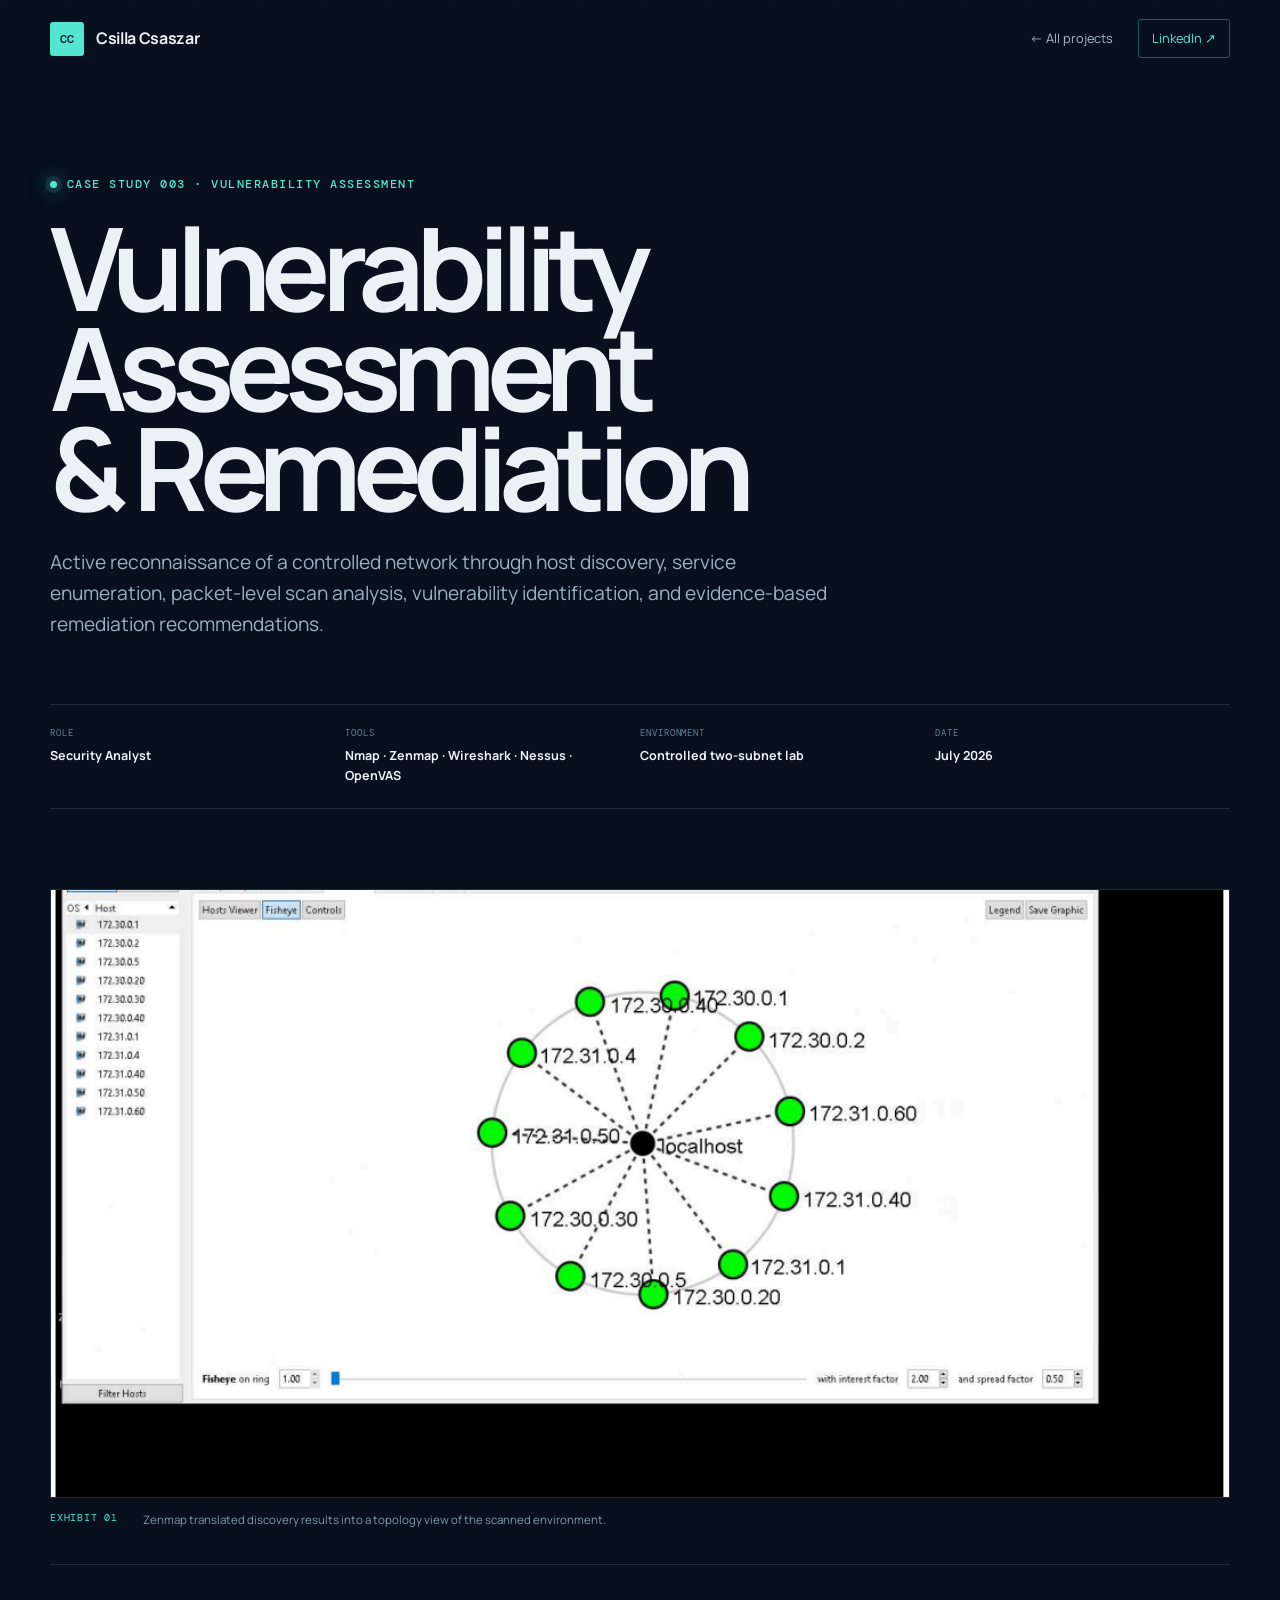
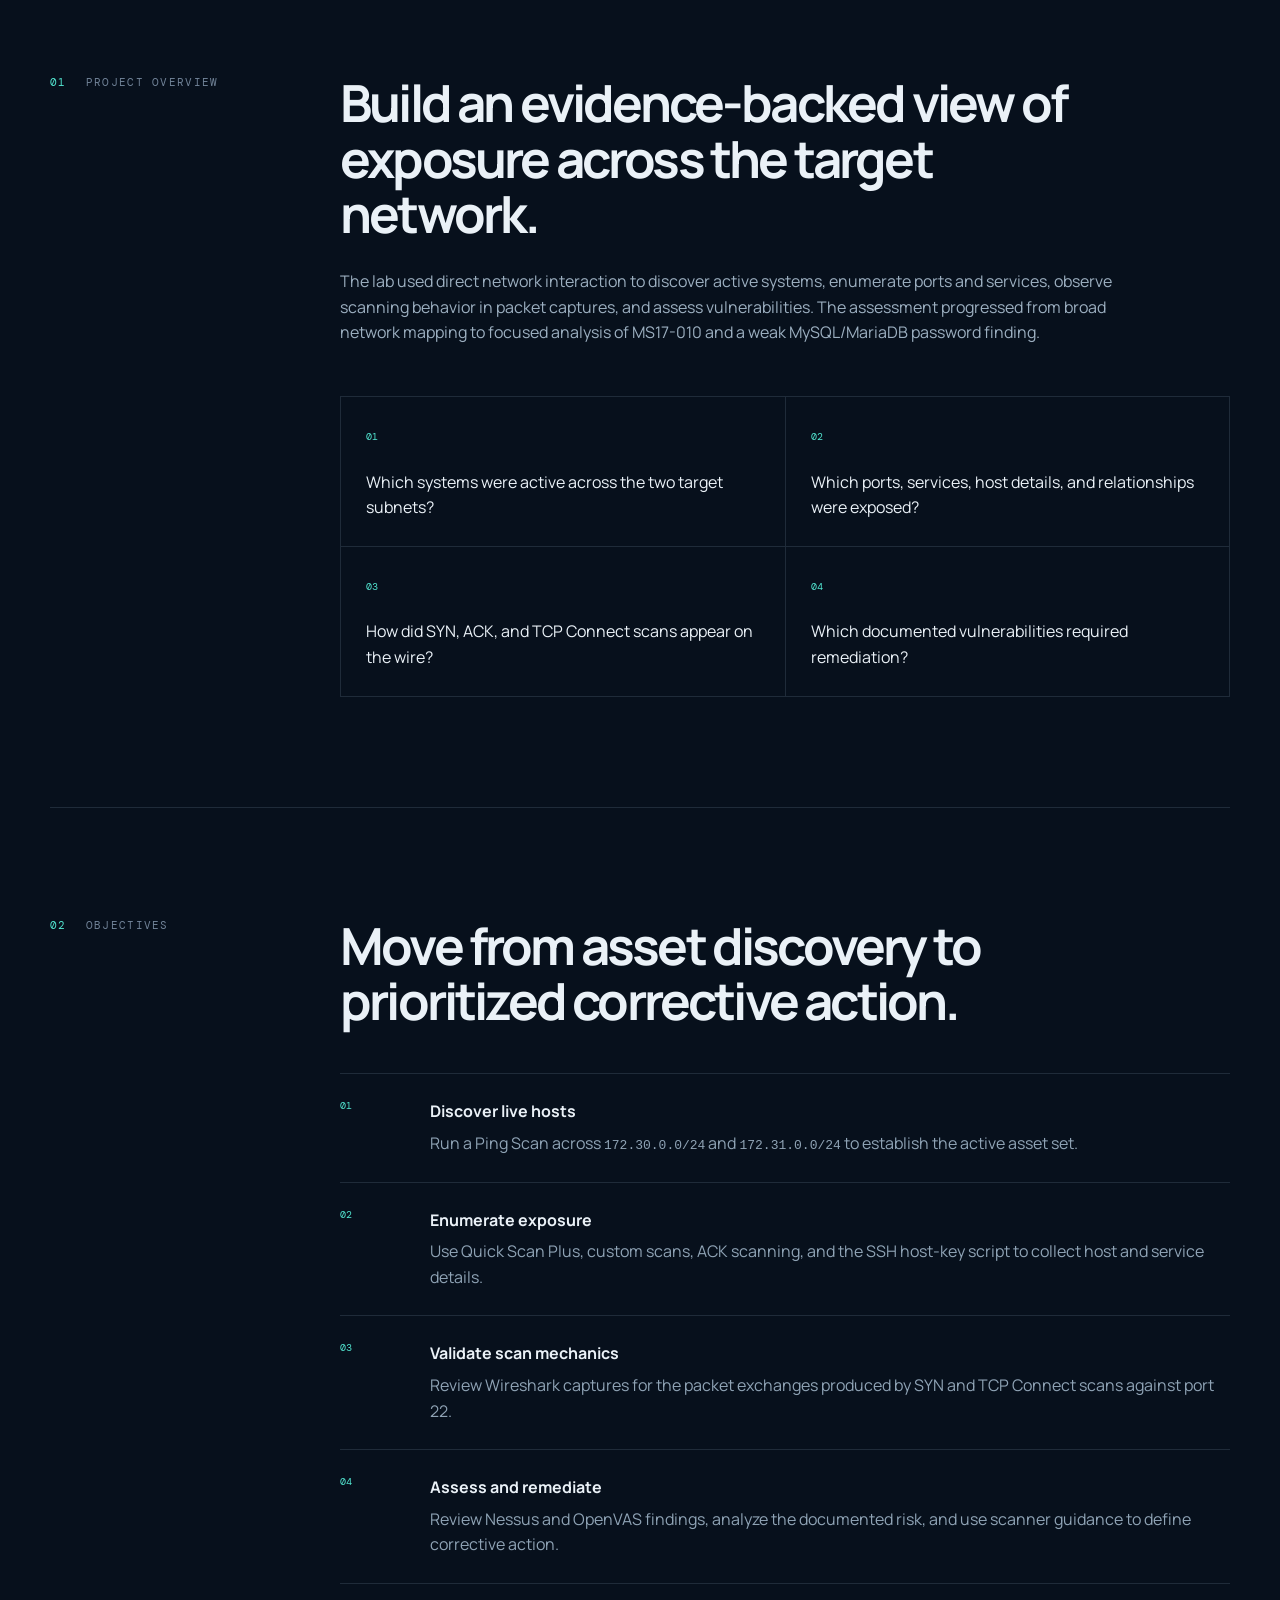
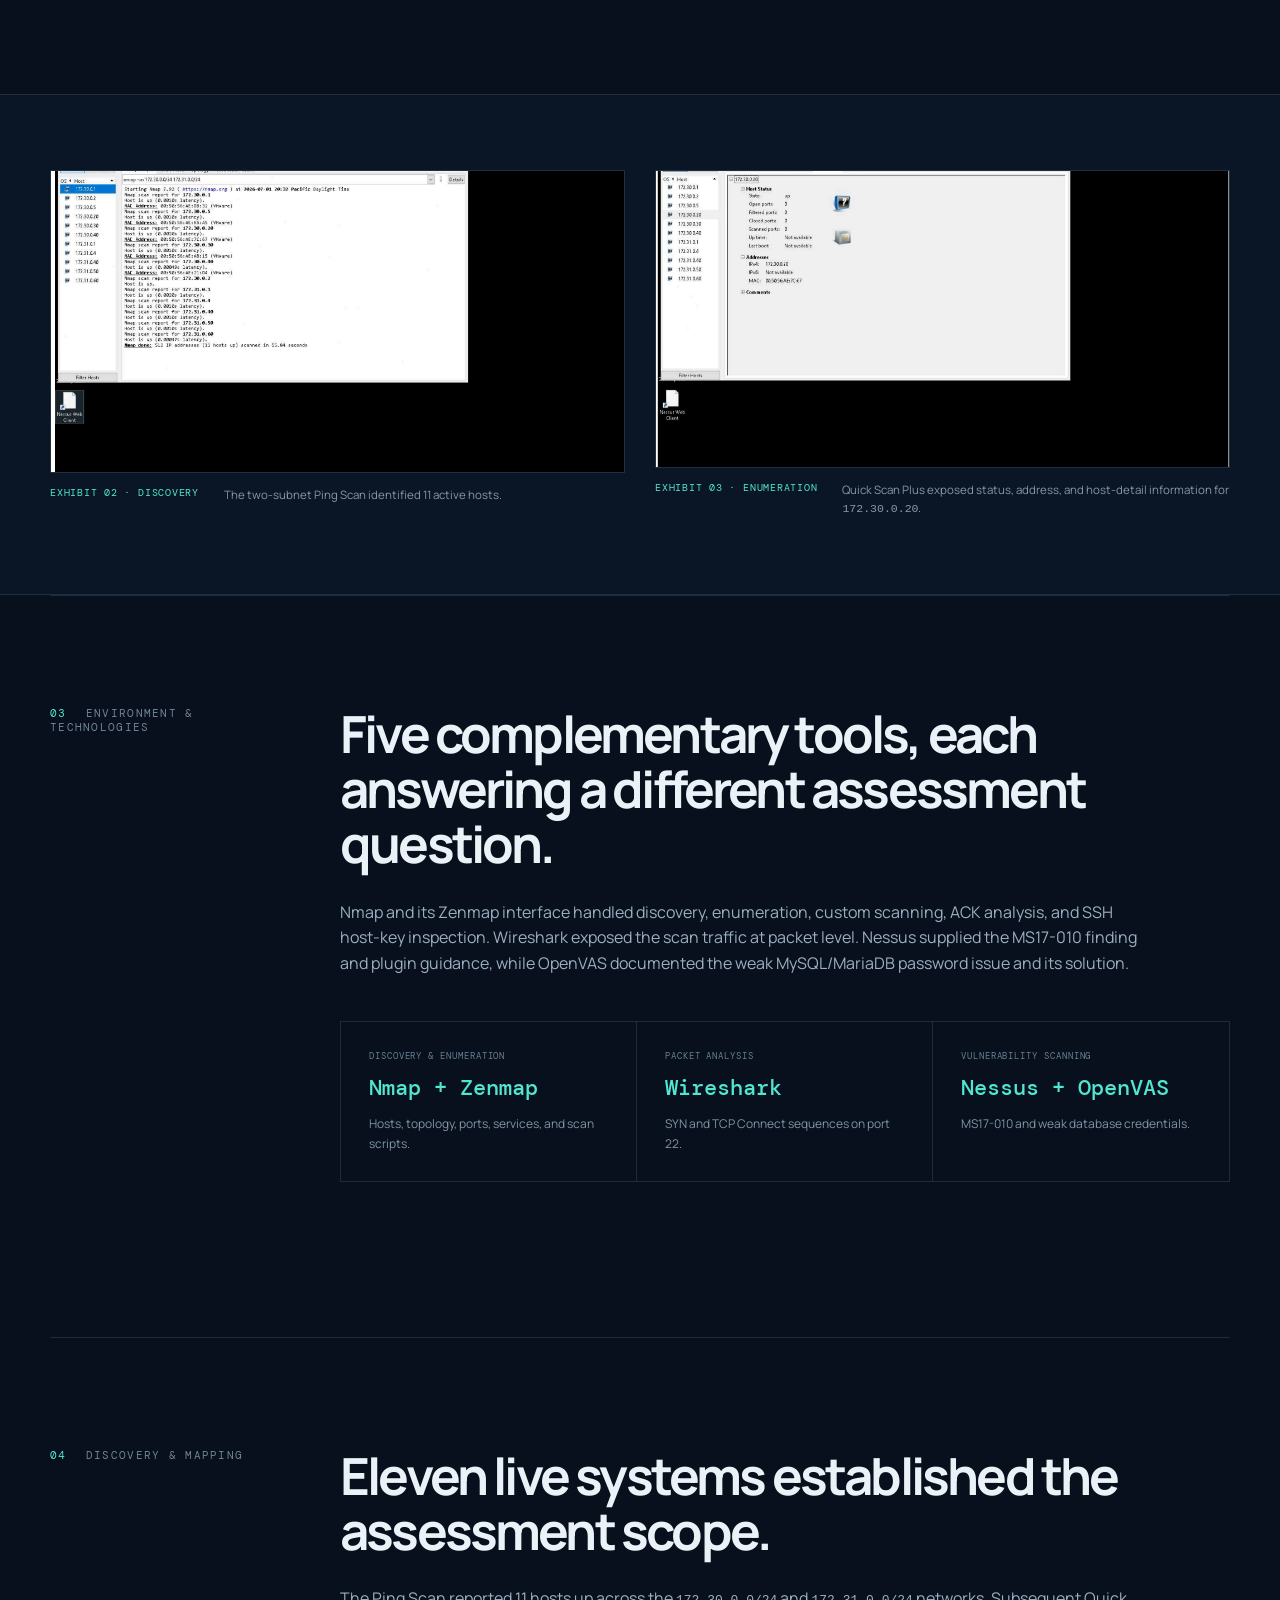
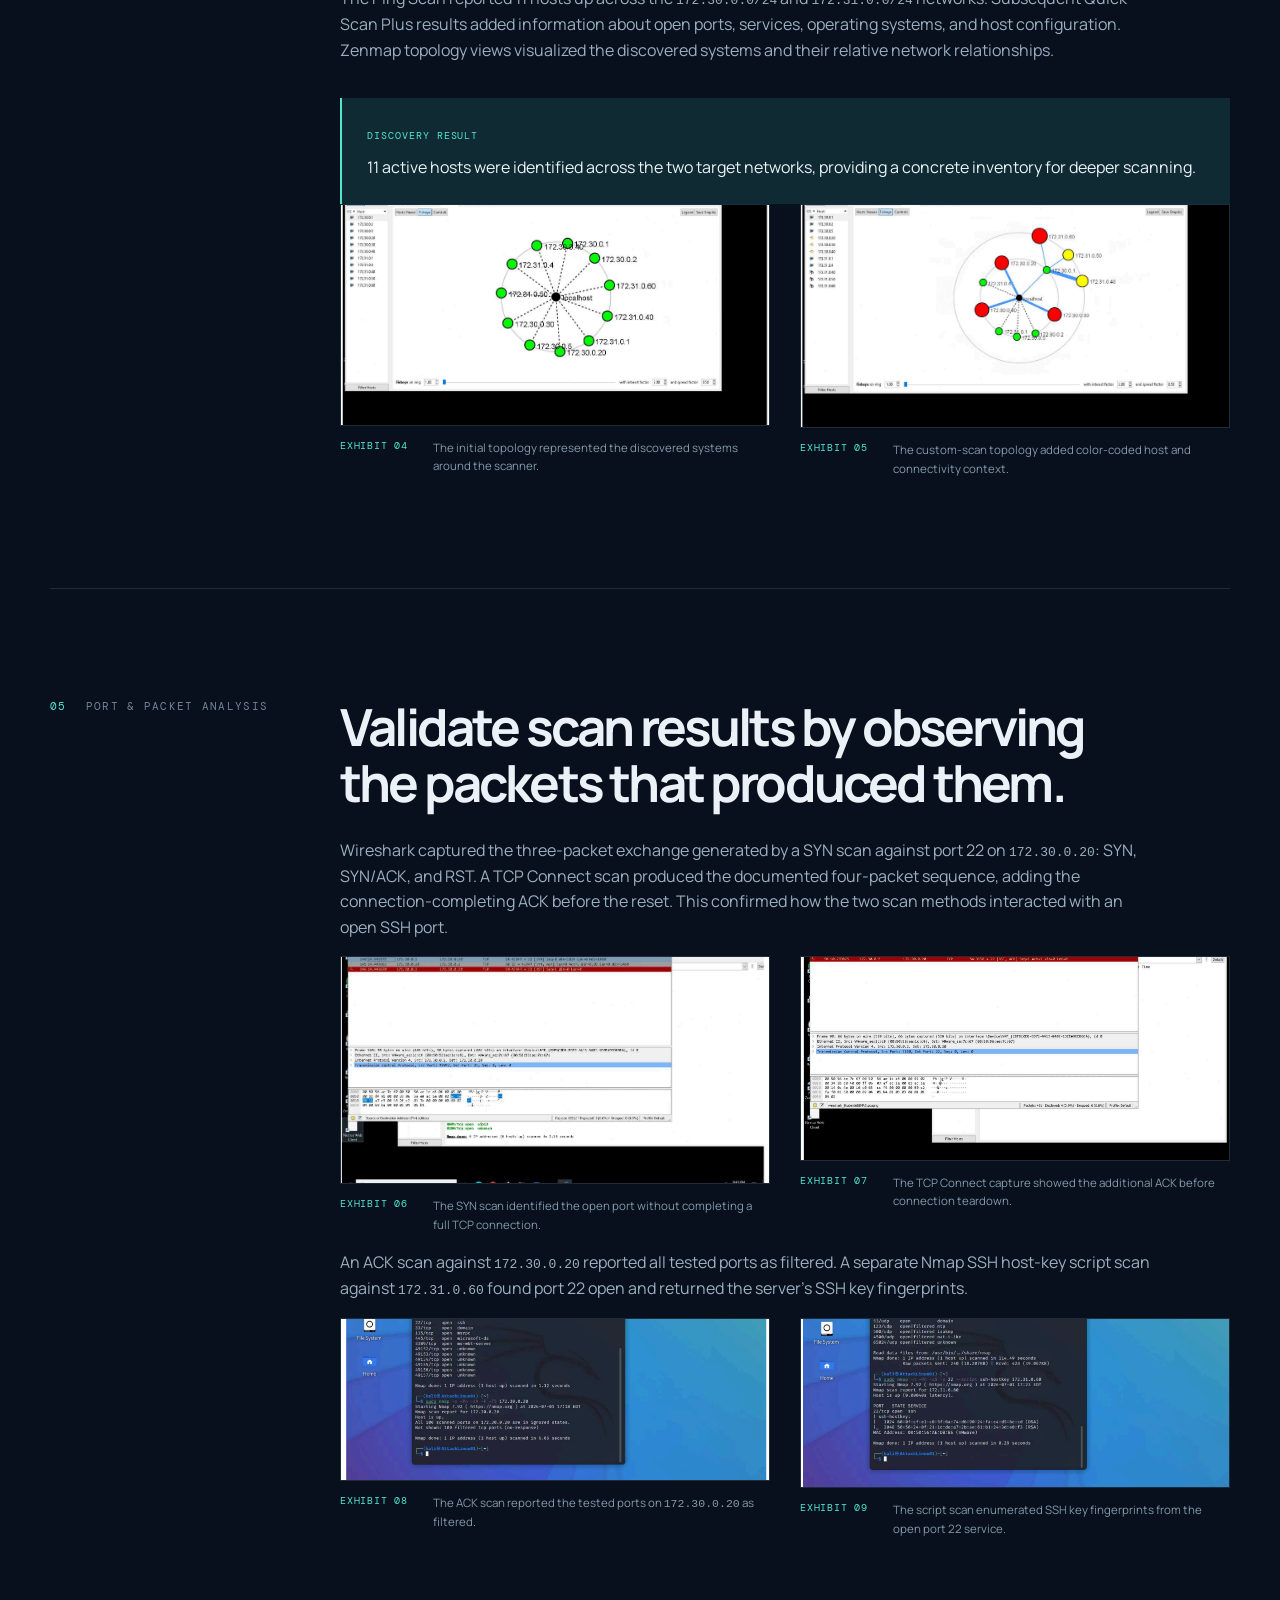
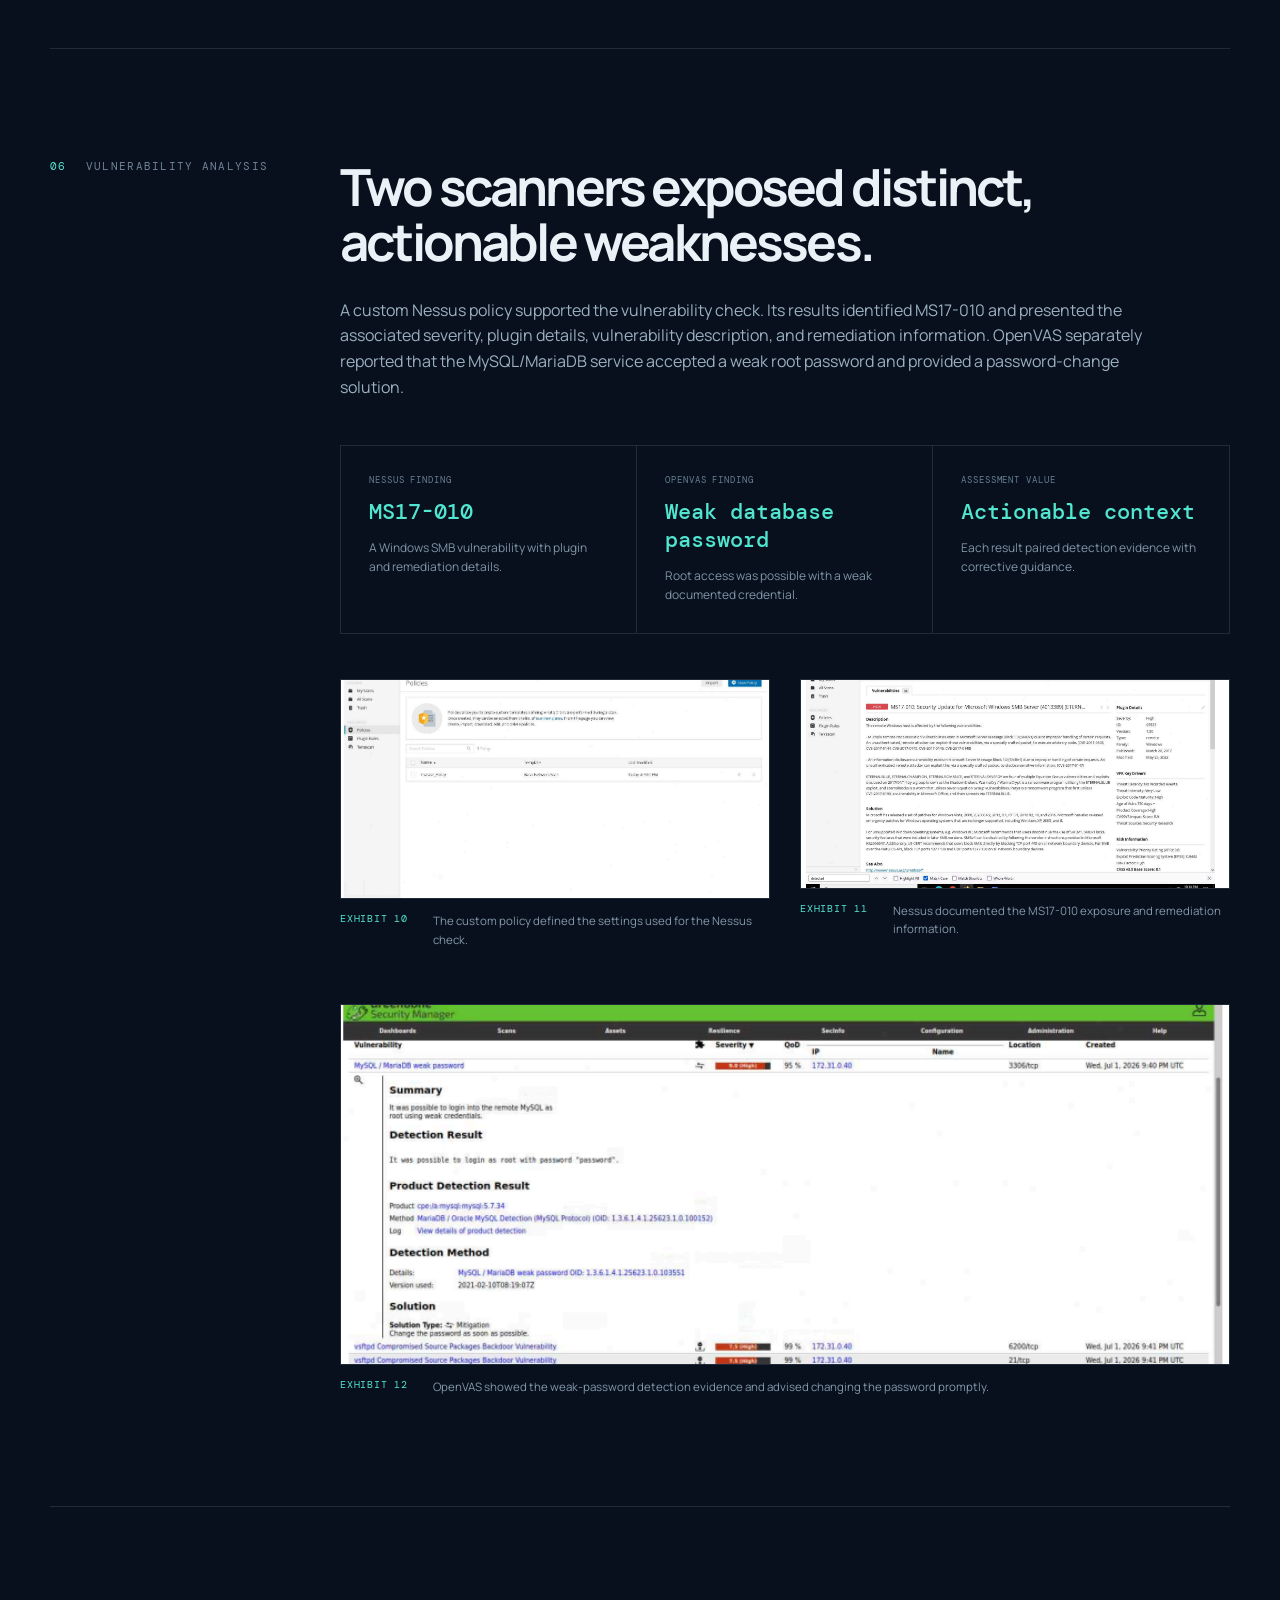
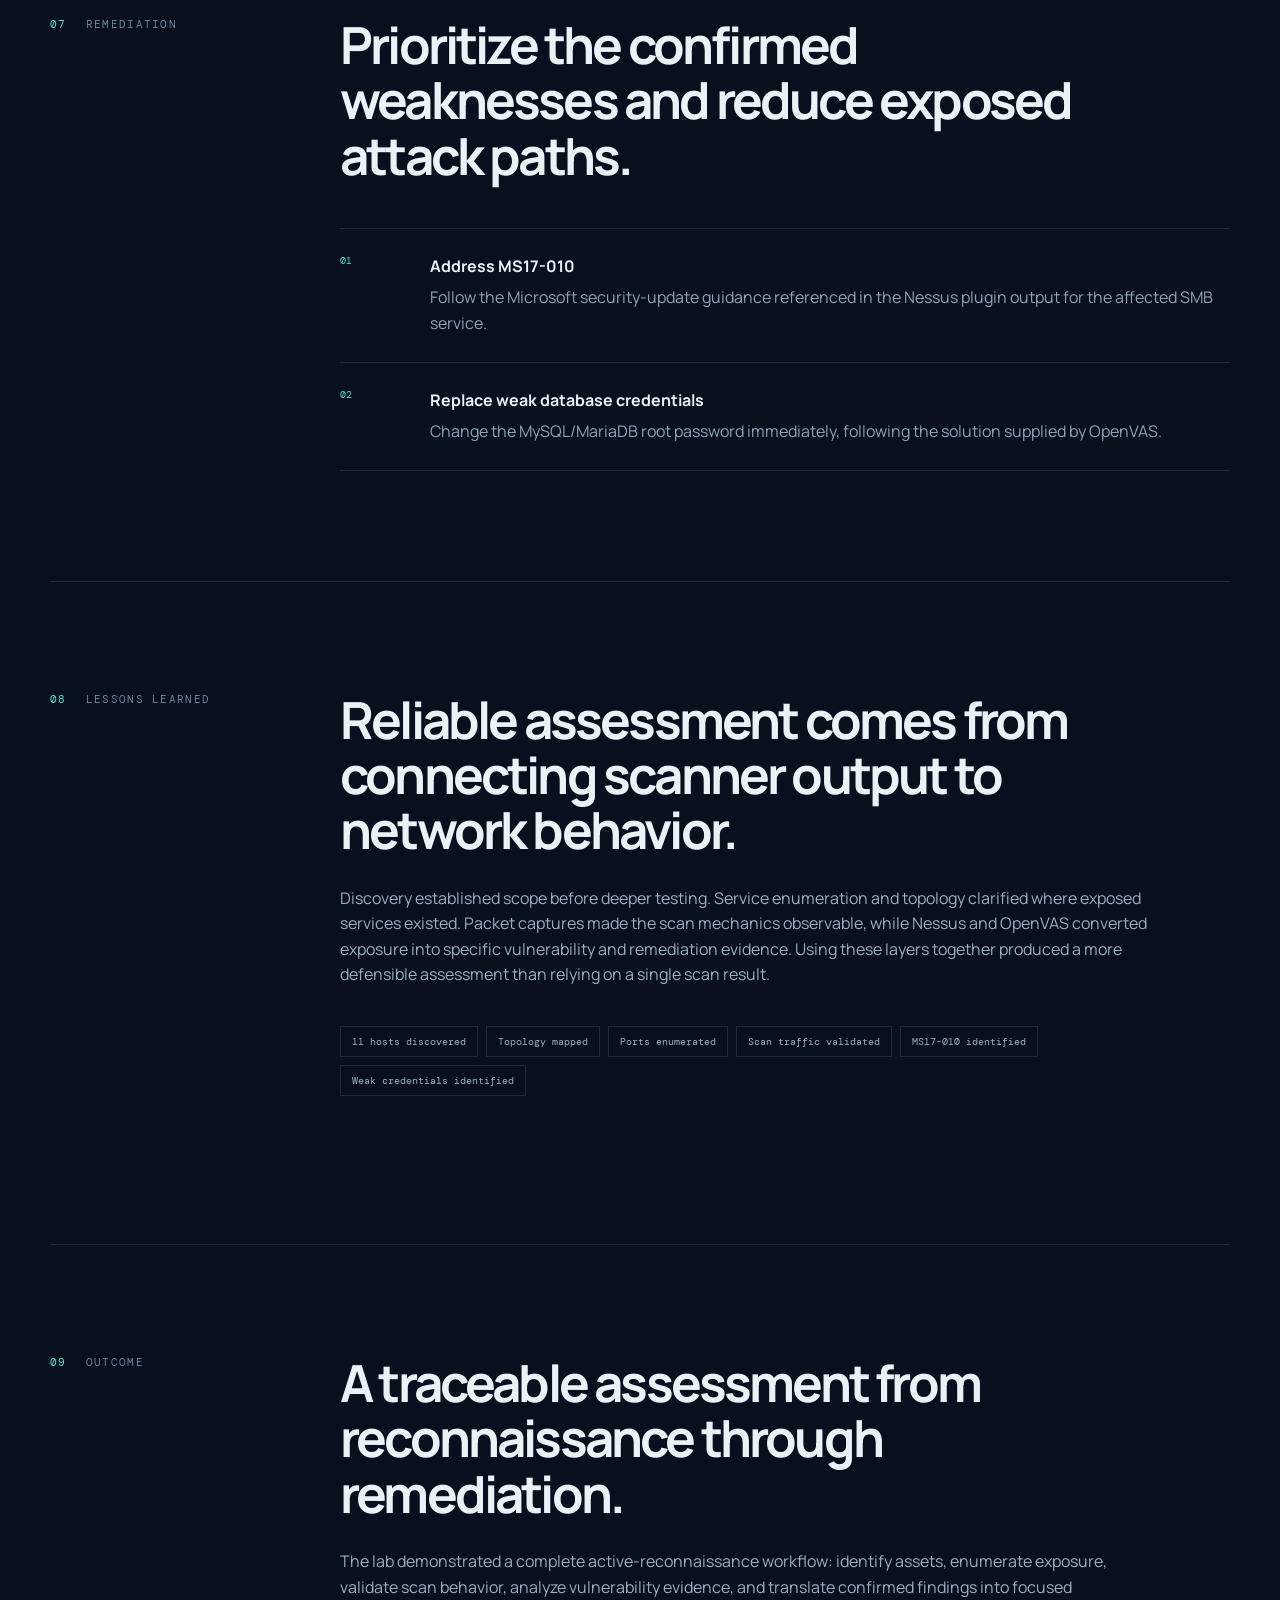
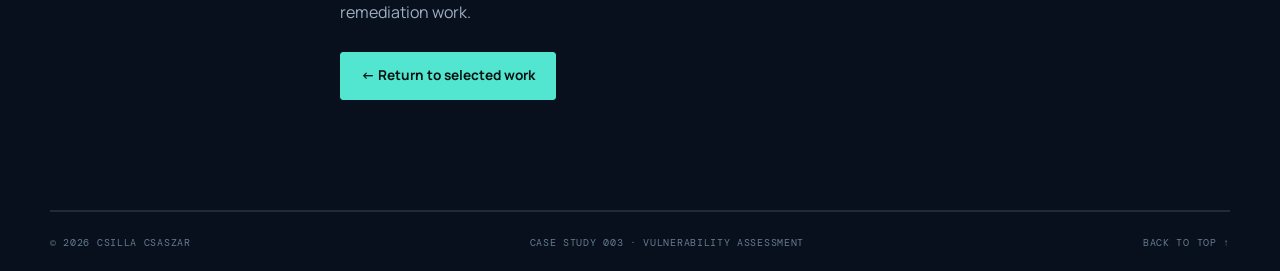
<file: projects/vulnerability-assessment-remediation.html>
<!doctype html>
<html lang="en">
<head>
  <meta charset="utf-8">
  <meta name="viewport" content="width=device-width, initial-scale=1">
  <meta name="description" content="Vulnerability assessment and remediation case study using Nmap, Zenmap, Wireshark, Nessus, and OpenVAS by Csilla Csaszar.">
  <meta name="theme-color" content="#08111f">
  <title>Vulnerability Assessment & Remediation | Csilla Csaszar</title>
  <link rel="preconnect" href="https://fonts.googleapis.com">
  <link rel="preconnect" href="https://fonts.gstatic.com" crossorigin>
  <link href="https://fonts.googleapis.com/css2?family=DM+Mono:wght@400;500&family=Manrope:wght@400;500;600;700;800&display=swap" rel="stylesheet">
  <link rel="stylesheet" href="../styles.css">
</head>
<body class="case-study-page">
  <a class="skip-link" href="#main">Skip to content</a>
  <div class="site-grid" aria-hidden="true"></div>

  <header class="site-header scrolled">
    <a class="brand" href="../index.html" aria-label="Csilla Csaszar, portfolio home">
      <span class="brand-mark">CC</span><span>Csilla Csaszar</span>
    </a>
    <nav class="case-nav" aria-label="Case study navigation">
      <a href="../index.html#projects">← All projects</a>
      <a class="nav-cta" href="https://www.linkedin.com/in/csillacsaszar" target="_blank" rel="noreferrer">LinkedIn ↗</a>
    </nav>
  </header>

  <main id="main">
    <article>
      <header class="case-hero section-shell">
        <p class="eyebrow"><span class="status-dot"></span> Case study 003 · Vulnerability assessment</p>
        <h1>Vulnerability Assessment<br>& Remediation</h1>
        <p class="case-deck">Active reconnaissance of a controlled network through host discovery, service enumeration, packet-level scan analysis, vulnerability identification, and evidence-based remediation recommendations.</p>
        <div class="case-meta">
          <div><span>ROLE</span><strong>Security Analyst</strong></div>
          <div><span>TOOLS</span><strong>Nmap · Zenmap · Wireshark · Nessus · OpenVAS</strong></div>
          <div><span>ENVIRONMENT</span><strong>Controlled two-subnet lab</strong></div>
          <div><span>DATE</span><strong>July 2026</strong></div>
        </div>
      </header>

      <div class="case-hero-visual section-shell">
        <img src="../assets/projects/vulnerability-assessment/network-topology.png" alt="Zenmap network topology showing discovered hosts across the lab environment">
        <div class="hero-visual-caption"><span>EXHIBIT 01</span><p>Zenmap translated discovery results into a topology view of the scanned environment.</p></div>
      </div>

      <section class="case-section section-shell">
        <div class="case-section-label"><span>01</span> Project overview</div>
        <div class="case-content case-intro">
          <h2>Build an evidence-backed view of exposure across the target network.</h2>
          <p>The lab used direct network interaction to discover active systems, enumerate ports and services, observe scanning behavior in packet captures, and assess vulnerabilities. The assessment progressed from broad network mapping to focused analysis of MS17-010 and a weak MySQL/MariaDB password finding.</p>
          <div class="case-question-grid">
            <div><span>01</span><p>Which systems were active across the two target subnets?</p></div>
            <div><span>02</span><p>Which ports, services, host details, and relationships were exposed?</p></div>
            <div><span>03</span><p>How did SYN, ACK, and TCP Connect scans appear on the wire?</p></div>
            <div><span>04</span><p>Which documented vulnerabilities required remediation?</p></div>
          </div>
        </div>
      </section>

      <section class="case-section section-shell">
        <div class="case-section-label"><span>02</span> Objectives</div>
        <div class="case-content">
          <h2>Move from asset discovery to prioritized corrective action.</h2>
          <ol class="method-list">
            <li><span>01</span><div><h3>Discover live hosts</h3><p>Run a Ping Scan across <code>172.30.0.0/24</code> and <code>172.31.0.0/24</code> to establish the active asset set.</p></div></li>
            <li><span>02</span><div><h3>Enumerate exposure</h3><p>Use Quick Scan Plus, custom scans, ACK scanning, and the SSH host-key script to collect host and service details.</p></div></li>
            <li><span>03</span><div><h3>Validate scan mechanics</h3><p>Review Wireshark captures for the packet exchanges produced by SYN and TCP Connect scans against port 22.</p></div></li>
            <li><span>04</span><div><h3>Assess and remediate</h3><p>Review Nessus and OpenVAS findings, analyze the documented risk, and use scanner guidance to define corrective action.</p></div></li>
          </ol>
        </div>
      </section>

      <section class="evidence-band">
        <div class="section-shell evidence-grid">
          <figure>
            <img src="../assets/projects/vulnerability-assessment/host-discovery.png" alt="Zenmap ping scan output identifying eleven active hosts">
            <figcaption><span>EXHIBIT 02 · DISCOVERY</span><p>The two-subnet Ping Scan identified 11 active hosts.</p></figcaption>
          </figure>
          <figure>
            <img src="../assets/projects/vulnerability-assessment/host-details.png" alt="Zenmap host details for 172.30.0.20">
            <figcaption><span>EXHIBIT 03 · ENUMERATION</span><p>Quick Scan Plus exposed status, address, and host-detail information for <code>172.30.0.20</code>.</p></figcaption>
          </figure>
        </div>
      </section>

      <section class="case-section section-shell">
        <div class="case-section-label"><span>03</span> Environment & technologies</div>
        <div class="case-content">
          <h2>Five complementary tools, each answering a different assessment question.</h2>
          <p>Nmap and its Zenmap interface handled discovery, enumeration, custom scanning, ACK analysis, and SSH host-key inspection. Wireshark exposed the scan traffic at packet level. Nessus supplied the MS17-010 finding and plugin guidance, while OpenVAS documented the weak MySQL/MariaDB password issue and its solution.</p>
          <div class="finding-stats">
            <div><span>DISCOVERY & ENUMERATION</span><strong>Nmap + Zenmap</strong><p>Hosts, topology, ports, services, and scan scripts.</p></div>
            <div><span>PACKET ANALYSIS</span><strong>Wireshark</strong><p>SYN and TCP Connect sequences on port 22.</p></div>
            <div><span>VULNERABILITY SCANNING</span><strong>Nessus + OpenVAS</strong><p>MS17-010 and weak database credentials.</p></div>
          </div>
        </div>
      </section>

      <section class="case-section section-shell">
        <div class="case-section-label"><span>04</span> Discovery & mapping</div>
        <div class="case-content">
          <h2>Eleven live systems established the assessment scope.</h2>
          <p>The Ping Scan reported 11 hosts up across the <code>172.30.0.0/24</code> and <code>172.31.0.0/24</code> networks. Subsequent Quick Scan Plus results added information about open ports, services, operating systems, and host configuration. Zenmap topology views visualized the discovered systems and their relative network relationships.</p>
          <div class="key-finding"><span>DISCOVERY RESULT</span><p>11 active hosts were identified across the two target networks, providing a concrete inventory for deeper scanning.</p></div>
          <div class="evidence-grid">
            <figure>
              <img src="../assets/projects/vulnerability-assessment/network-topology.png" alt="Zenmap topology created from the initial network scan">
              <figcaption><span>EXHIBIT 04</span><p>The initial topology represented the discovered systems around the scanner.</p></figcaption>
            </figure>
            <figure>
              <img src="../assets/projects/vulnerability-assessment/custom-scan-topology.png" alt="Color-coded Zenmap topology from a custom scan">
              <figcaption><span>EXHIBIT 05</span><p>The custom-scan topology added color-coded host and connectivity context.</p></figcaption>
            </figure>
          </div>
        </div>
      </section>

      <section class="case-section section-shell">
        <div class="case-section-label"><span>05</span> Port & packet analysis</div>
        <div class="case-content">
          <h2>Validate scan results by observing the packets that produced them.</h2>
          <p>Wireshark captured the three-packet exchange generated by a SYN scan against port 22 on <code>172.30.0.20</code>: SYN, SYN/ACK, and RST. A TCP Connect scan produced the documented four-packet sequence, adding the connection-completing ACK before the reset. This confirmed how the two scan methods interacted with an open SSH port.</p>
          <div class="evidence-grid">
            <figure>
              <img src="../assets/projects/vulnerability-assessment/syn-scan-packets.png" alt="Wireshark showing SYN, SYN ACK, and RST packets for a port 22 SYN scan">
              <figcaption><span>EXHIBIT 06</span><p>The SYN scan identified the open port without completing a full TCP connection.</p></figcaption>
            </figure>
            <figure>
              <img src="../assets/projects/vulnerability-assessment/tcp-connect-packets.png" alt="Wireshark showing the four-packet TCP Connect scan exchange on port 22">
              <figcaption><span>EXHIBIT 07</span><p>The TCP Connect capture showed the additional ACK before connection teardown.</p></figcaption>
            </figure>
          </div>
          <p>An ACK scan against <code>172.30.0.20</code> reported all tested ports as filtered. A separate Nmap SSH host-key script scan against <code>172.31.0.60</code> found port 22 open and returned the server's SSH key fingerprints.</p>
          <div class="evidence-grid">
            <figure>
              <img src="../assets/projects/vulnerability-assessment/ack-scan.png" alt="Nmap ACK scan results reporting tested ports as filtered">
              <figcaption><span>EXHIBIT 08</span><p>The ACK scan reported the tested ports on <code>172.30.0.20</code> as filtered.</p></figcaption>
            </figure>
            <figure>
              <img src="../assets/projects/vulnerability-assessment/ssh-hostkey-scan.png" alt="Nmap SSH host-key script results for 172.31.0.60">
              <figcaption><span>EXHIBIT 09</span><p>The script scan enumerated SSH key fingerprints from the open port 22 service.</p></figcaption>
            </figure>
          </div>
        </div>
      </section>

      <section class="case-section section-shell">
        <div class="case-section-label"><span>06</span> Vulnerability analysis</div>
        <div class="case-content">
          <h2>Two scanners exposed distinct, actionable weaknesses.</h2>
          <p>A custom Nessus policy supported the vulnerability check. Its results identified MS17-010 and presented the associated severity, plugin details, vulnerability description, and remediation information. OpenVAS separately reported that the MySQL/MariaDB service accepted a weak root password and provided a password-change solution.</p>
          <div class="finding-stats">
            <div><span>NESSUS FINDING</span><strong>MS17-010</strong><p>A Windows SMB vulnerability with plugin and remediation details.</p></div>
            <div><span>OPENVAS FINDING</span><strong>Weak database password</strong><p>Root access was possible with a weak documented credential.</p></div>
            <div><span>ASSESSMENT VALUE</span><strong>Actionable context</strong><p>Each result paired detection evidence with corrective guidance.</p></div>
          </div>
          <div class="evidence-grid">
            <figure>
              <img src="../assets/projects/vulnerability-assessment/nessus-policy.png" alt="Custom Nessus vulnerability scanning policy">
              <figcaption><span>EXHIBIT 10</span><p>The custom policy defined the settings used for the Nessus check.</p></figcaption>
            </figure>
            <figure>
              <img src="../assets/projects/vulnerability-assessment/ms17-010-vulnerability.png" alt="Nessus MS17-010 finding with plugin and remediation information">
              <figcaption><span>EXHIBIT 11</span><p>Nessus documented the MS17-010 exposure and remediation information.</p></figcaption>
            </figure>
          </div>
          <figure class="case-figure case-figure-large">
            <img src="../assets/projects/vulnerability-assessment/openvas-weak-password.png" alt="OpenVAS MySQL MariaDB weak password finding and solution">
            <figcaption><span>EXHIBIT 12</span><p>OpenVAS showed the weak-password detection evidence and advised changing the password promptly.</p></figcaption>
          </figure>
        </div>
      </section>

      <section class="case-section section-shell">
        <div class="case-section-label"><span>07</span> Remediation</div>
        <div class="case-content">
          <h2>Prioritize the confirmed weaknesses and reduce exposed attack paths.</h2>
          <ol class="method-list">
            <li><span>01</span><div><h3>Address MS17-010</h3><p>Follow the Microsoft security-update guidance referenced in the Nessus plugin output for the affected SMB service.</p></div></li>
            <li><span>02</span><div><h3>Replace weak database credentials</h3><p>Change the MySQL/MariaDB root password immediately, following the solution supplied by OpenVAS.</p></div></li>
          </ol>
        </div>
      </section>

      <section class="case-section section-shell">
        <div class="case-section-label"><span>08</span> Lessons learned</div>
        <div class="case-content">
          <h2>Reliable assessment comes from connecting scanner output to network behavior.</h2>
          <p>Discovery established scope before deeper testing. Service enumeration and topology clarified where exposed services existed. Packet captures made the scan mechanics observable, while Nessus and OpenVAS converted exposure into specific vulnerability and remediation evidence. Using these layers together produced a more defensible assessment than relying on a single scan result.</p>
          <div class="outcomes">
            <span>11 hosts discovered</span><span>Topology mapped</span><span>Ports enumerated</span><span>Scan traffic validated</span><span>MS17-010 identified</span><span>Weak credentials identified</span>
          </div>
        </div>
      </section>

      <section class="case-section case-conclusion section-shell">
        <div class="case-section-label"><span>09</span> Outcome</div>
        <div class="case-content">
          <h2>A traceable assessment from reconnaissance through remediation.</h2>
          <p>The lab demonstrated a complete active-reconnaissance workflow: identify assets, enumerate exposure, validate scan behavior, analyze vulnerability evidence, and translate confirmed findings into focused remediation work.</p>
          <a class="button button-primary" href="../index.html#projects">← Return to selected work</a>
        </div>
      </section>
    </article>
  </main>

  <footer class="site-footer section-shell">
    <span>© <span id="year"></span> Csilla Csaszar</span>
    <span>Case study 003 · Vulnerability assessment</span>
    <a href="#main">Back to top ↑</a>
  </footer>
  <script src="../script.js"></script>
</body>
</html>
</file>
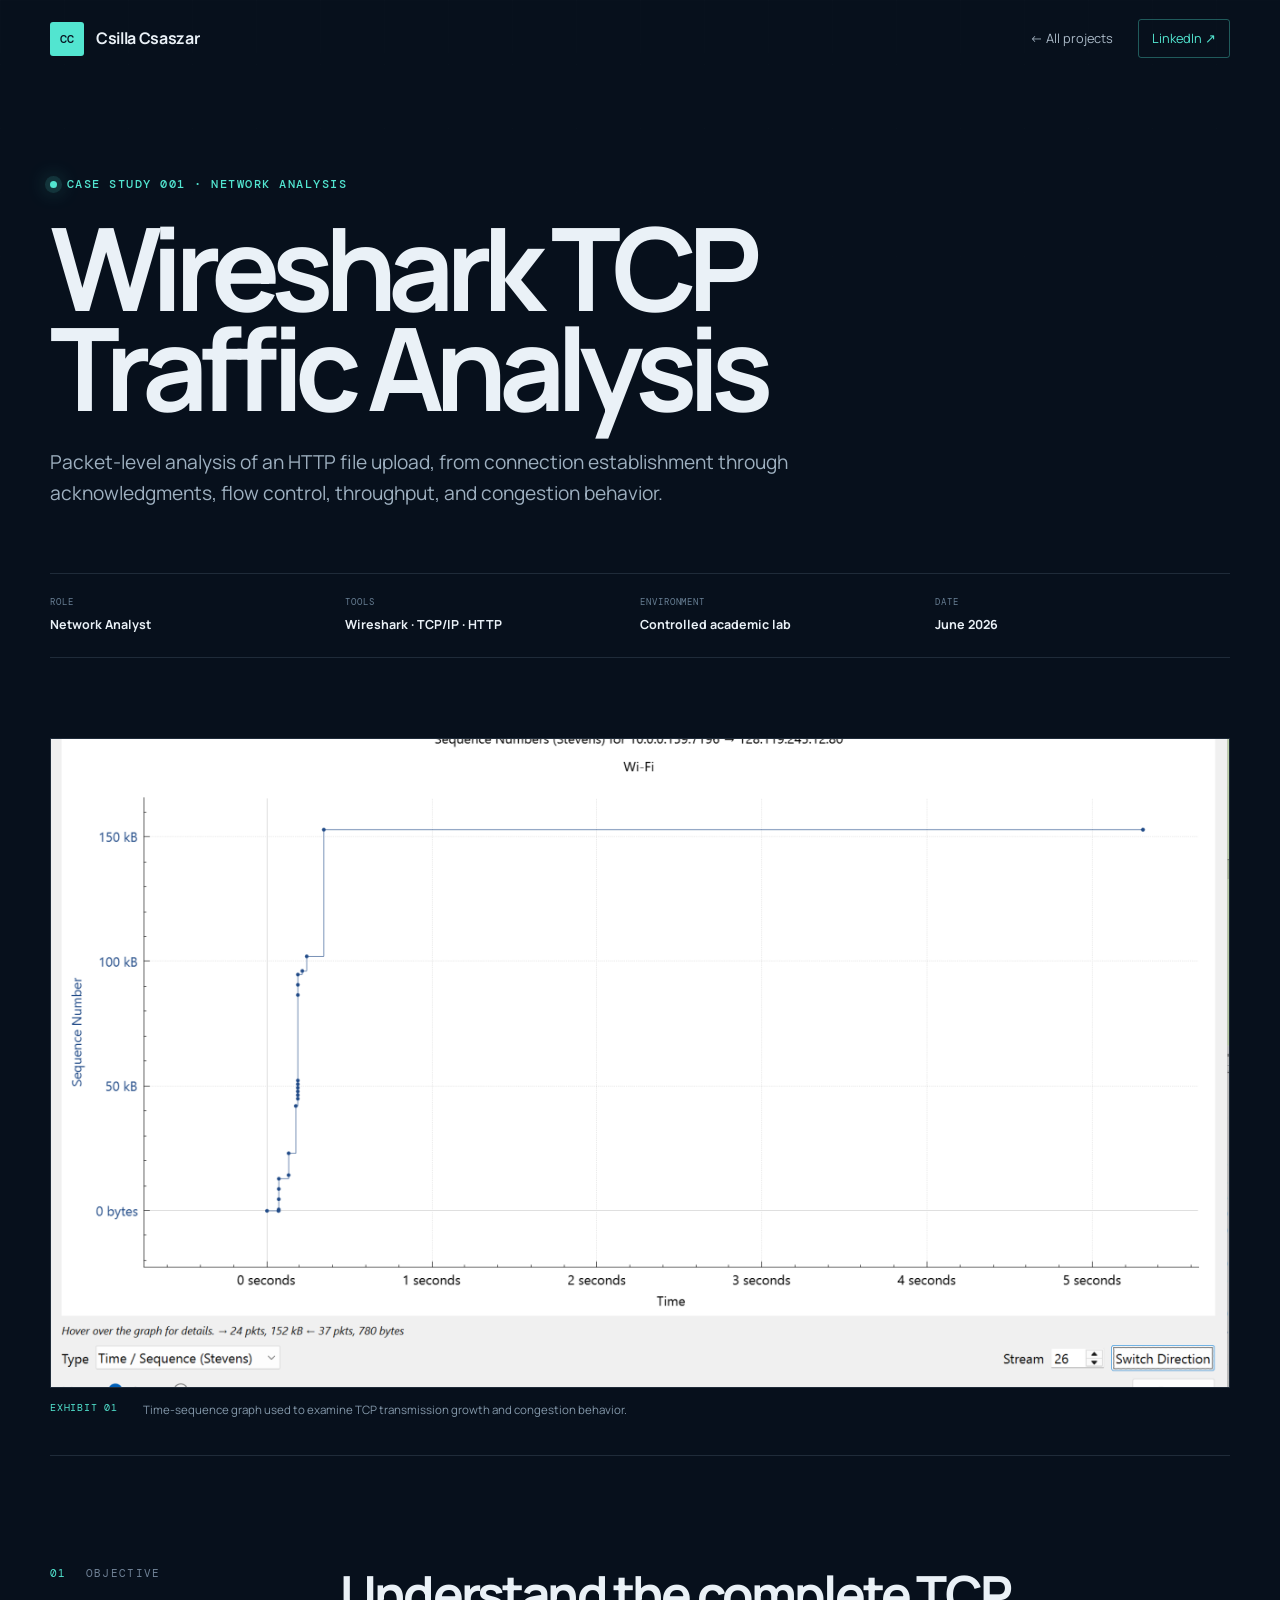
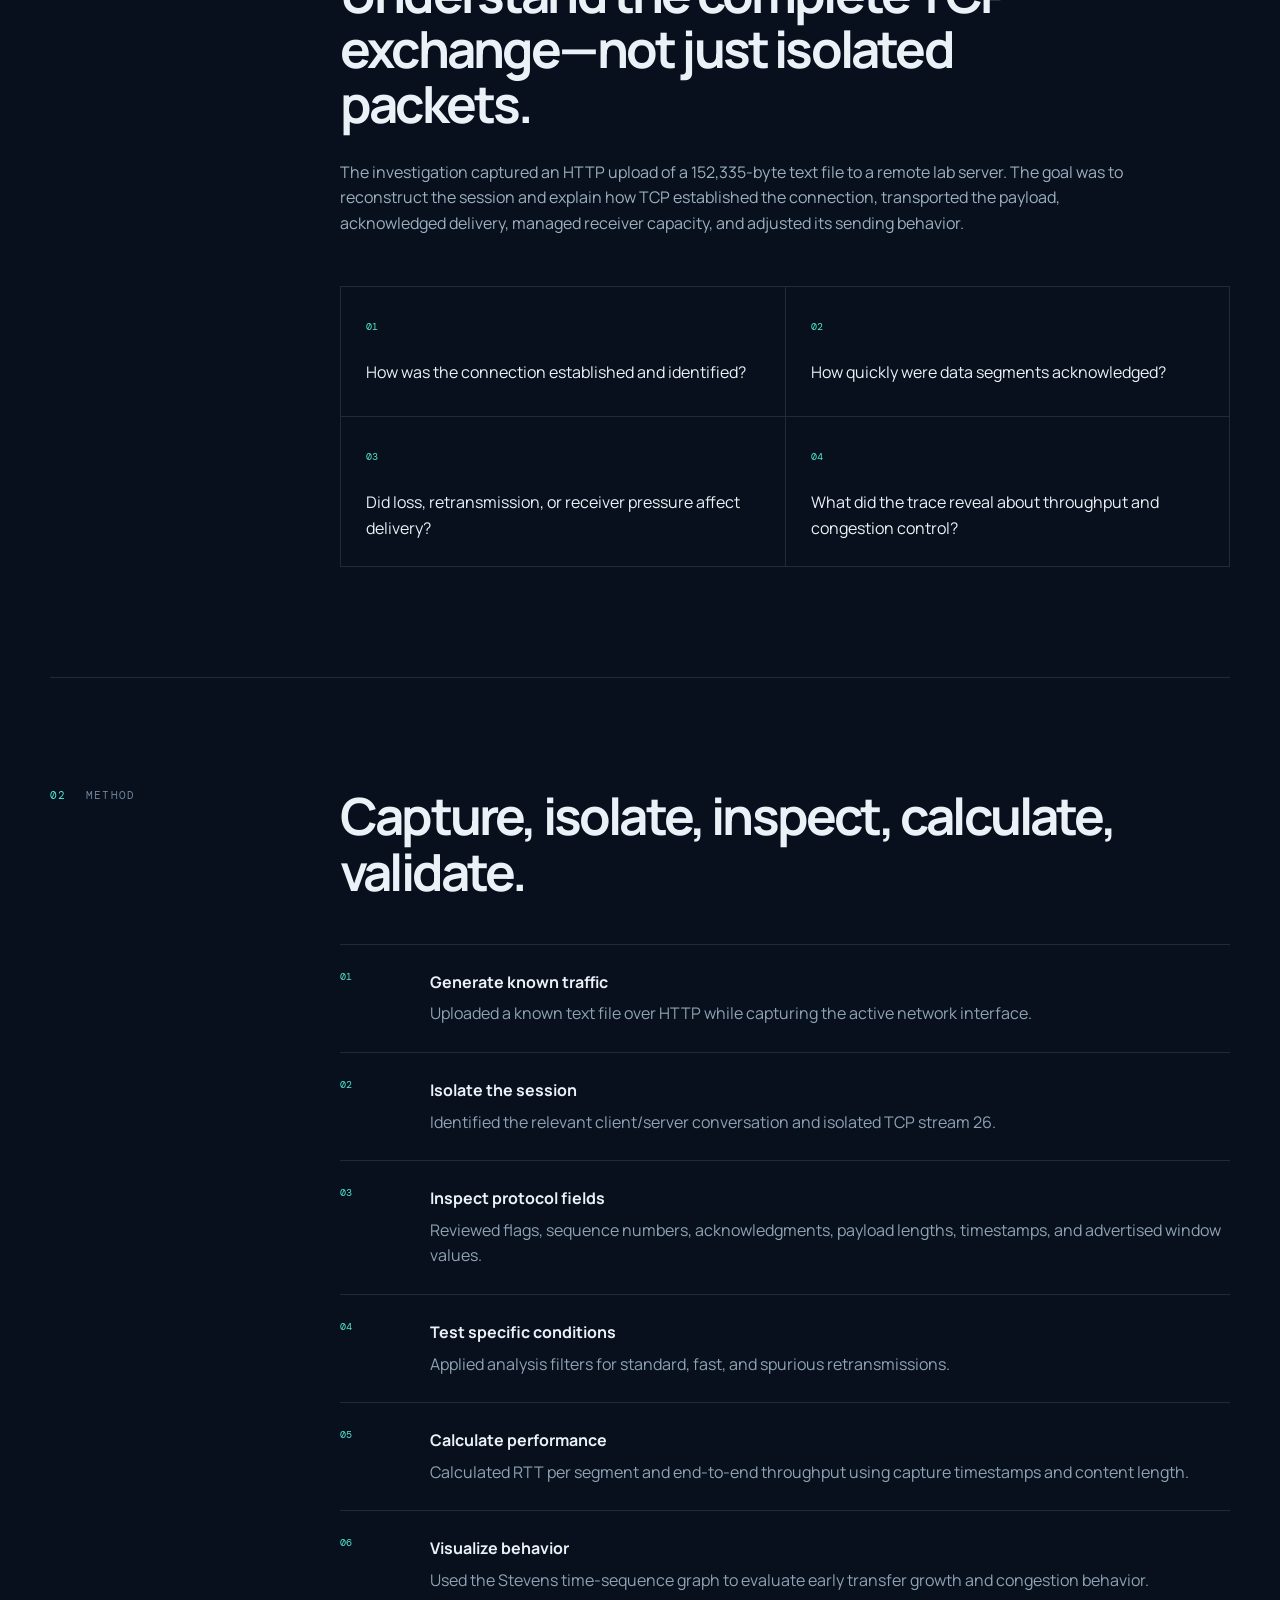
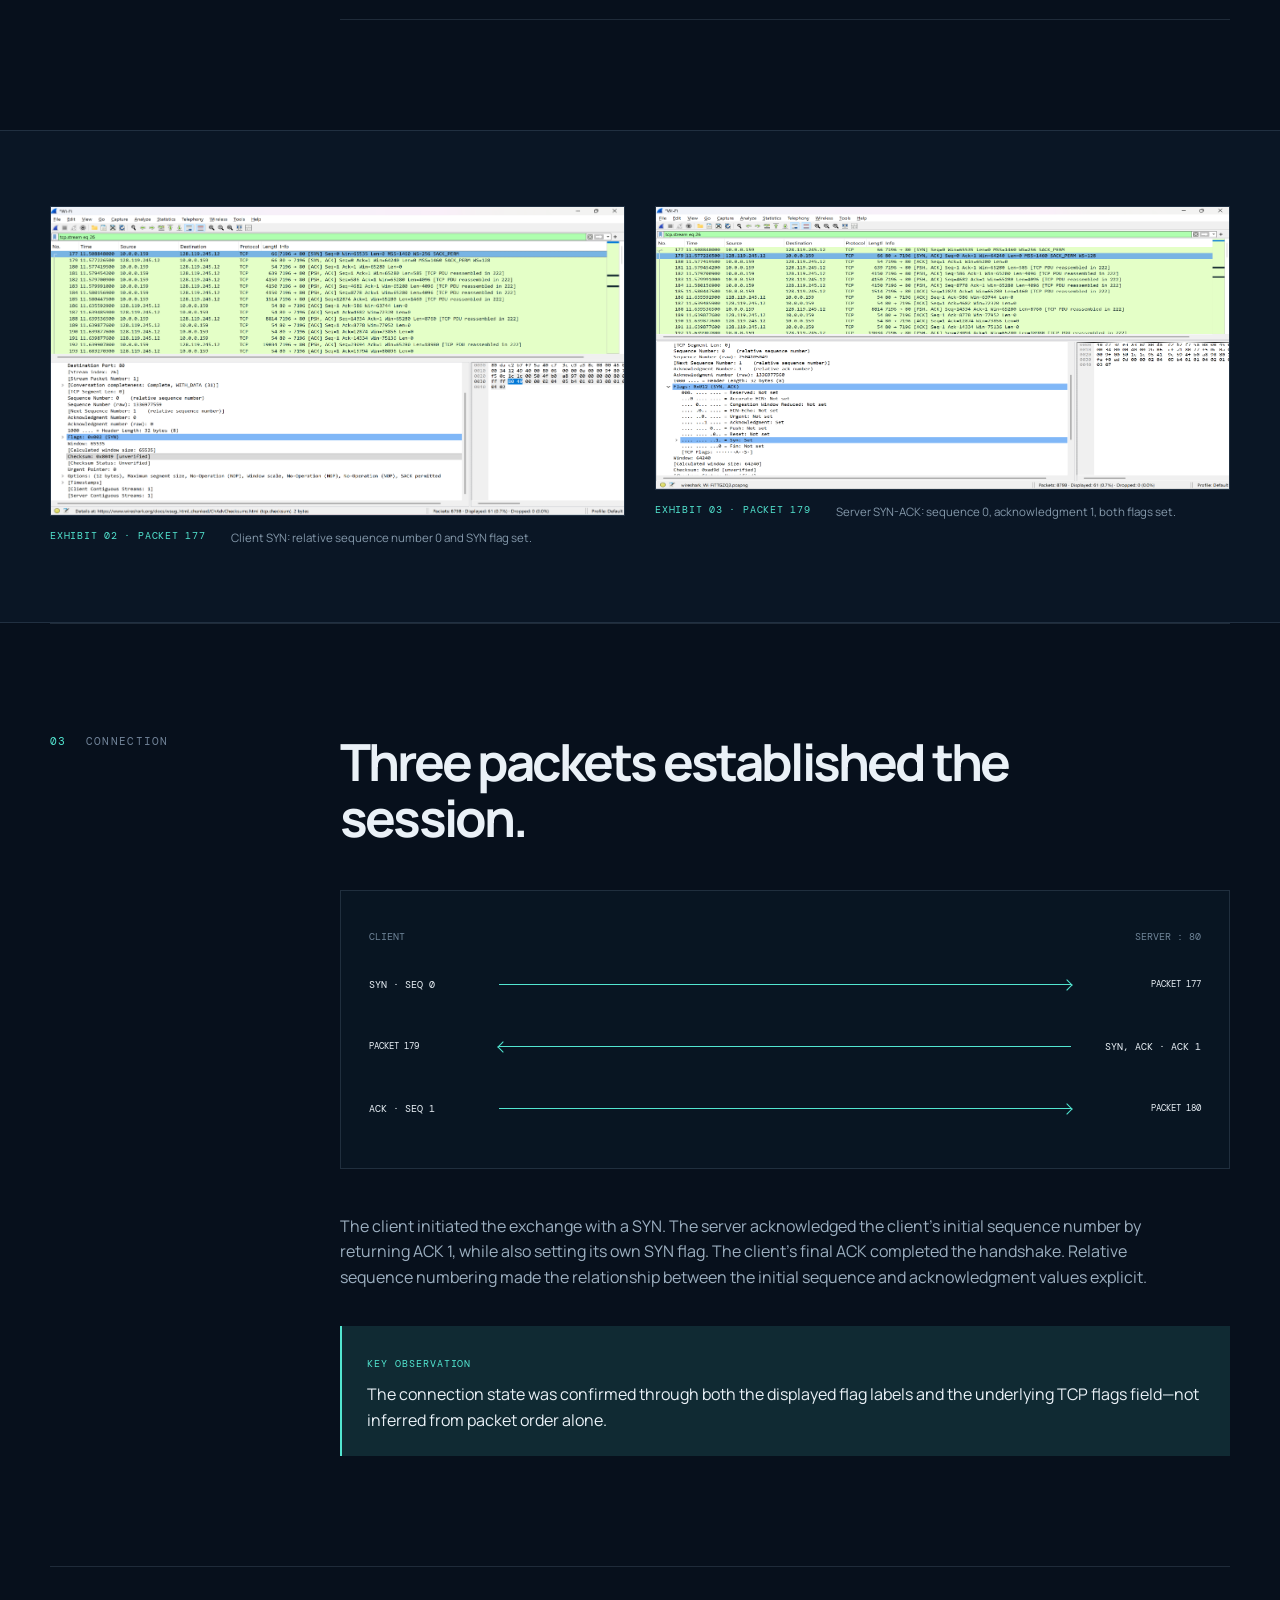
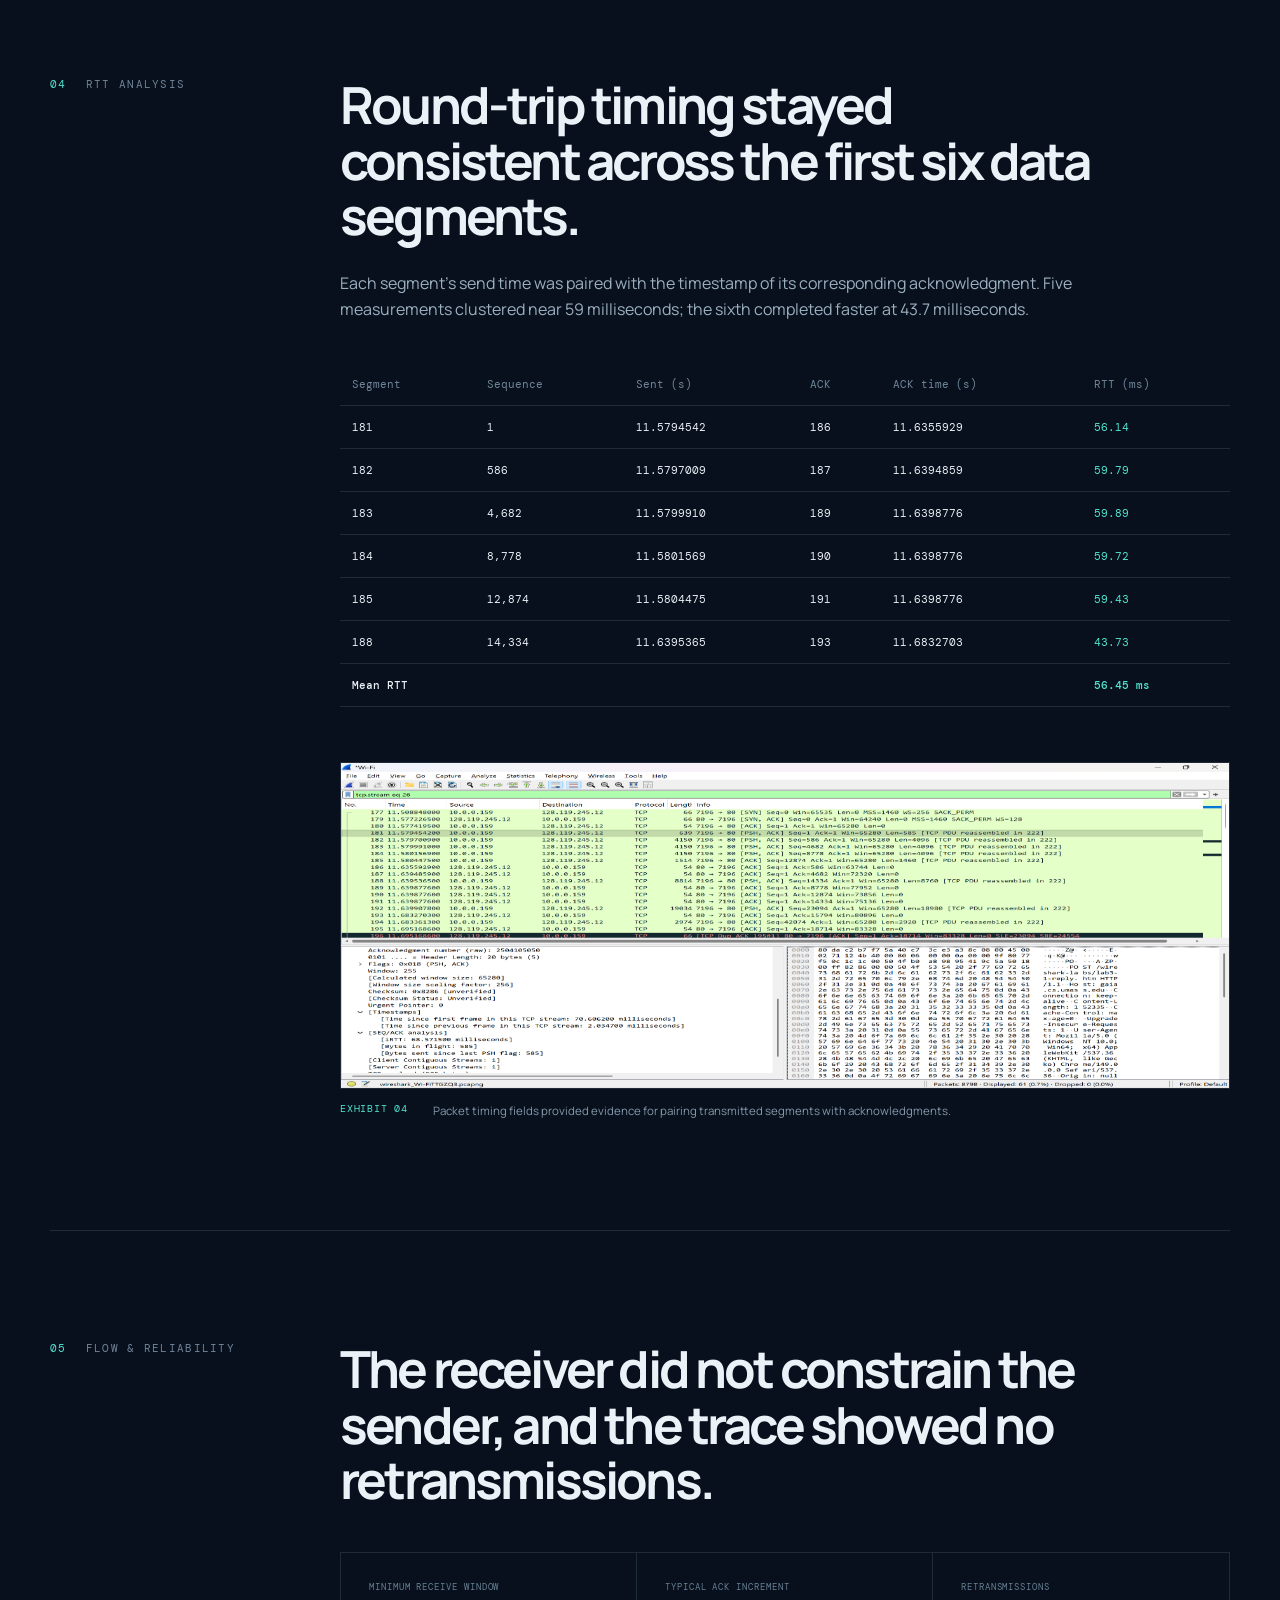
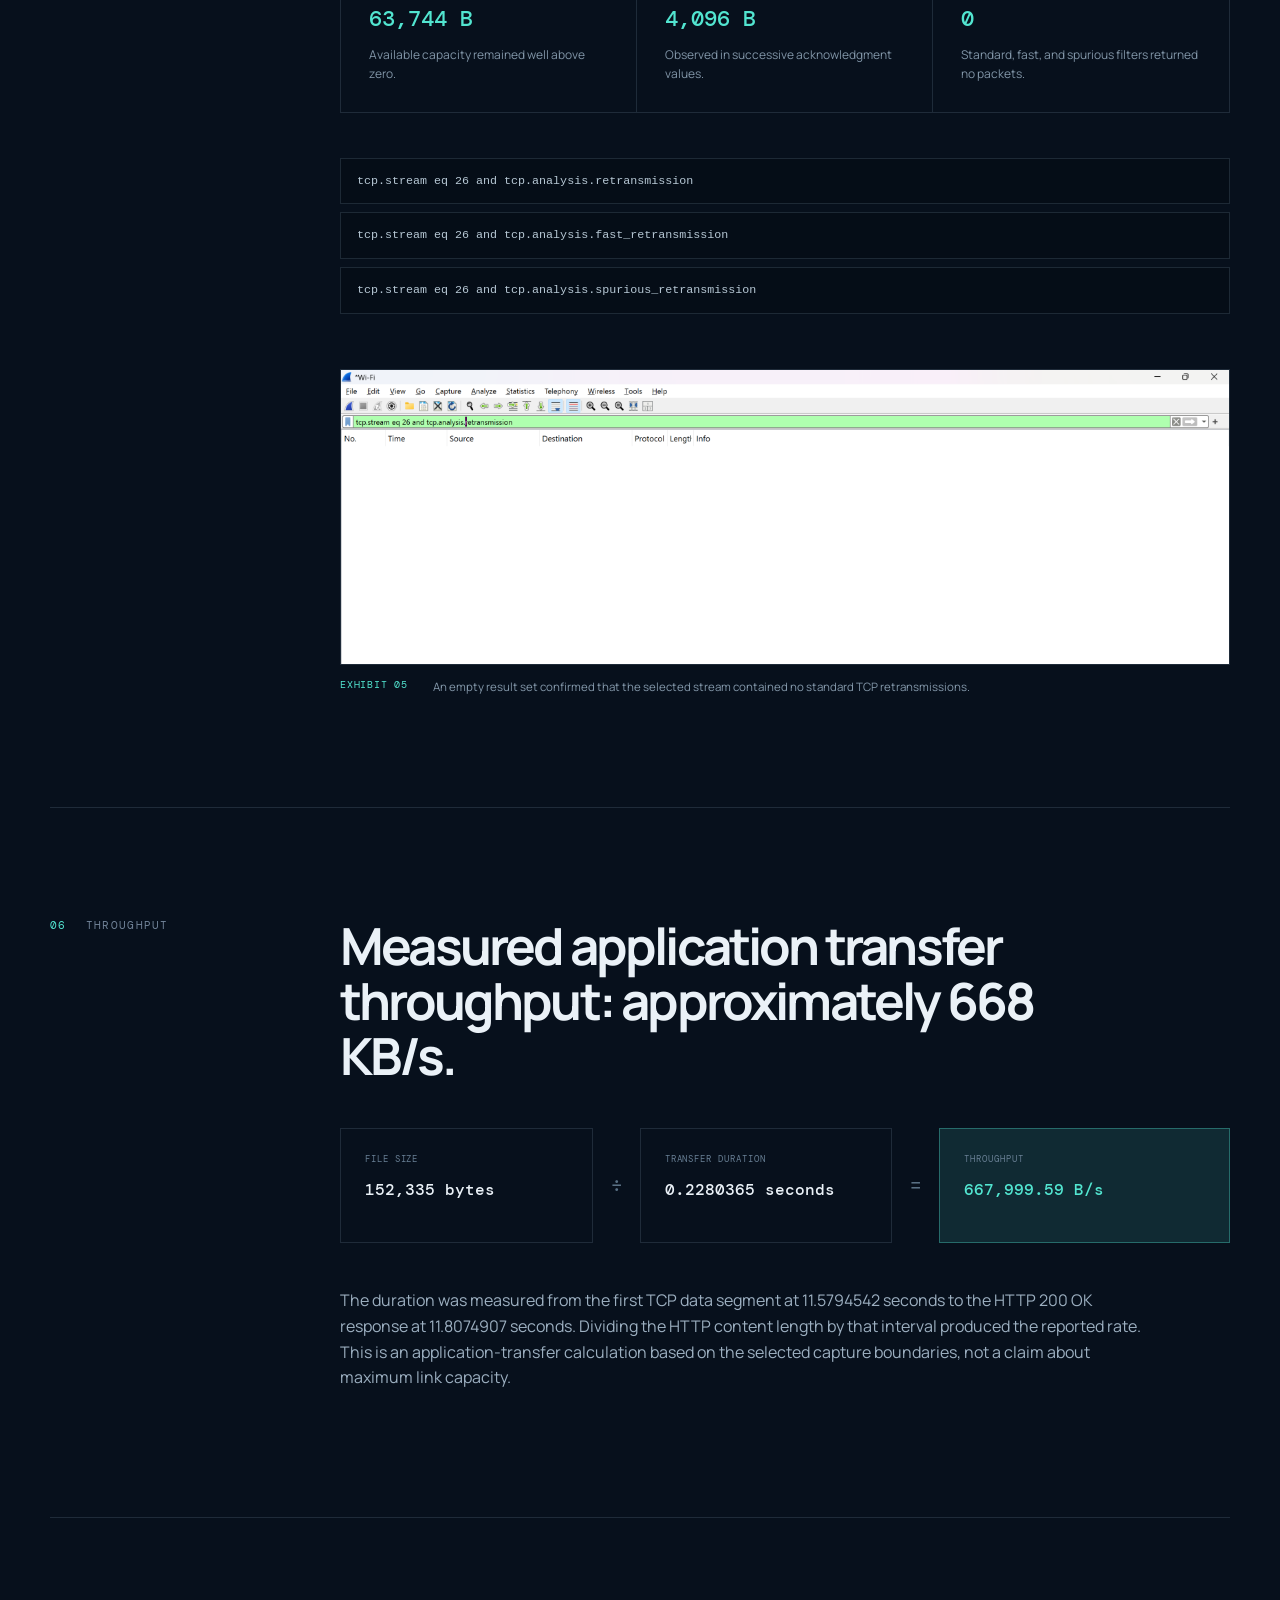
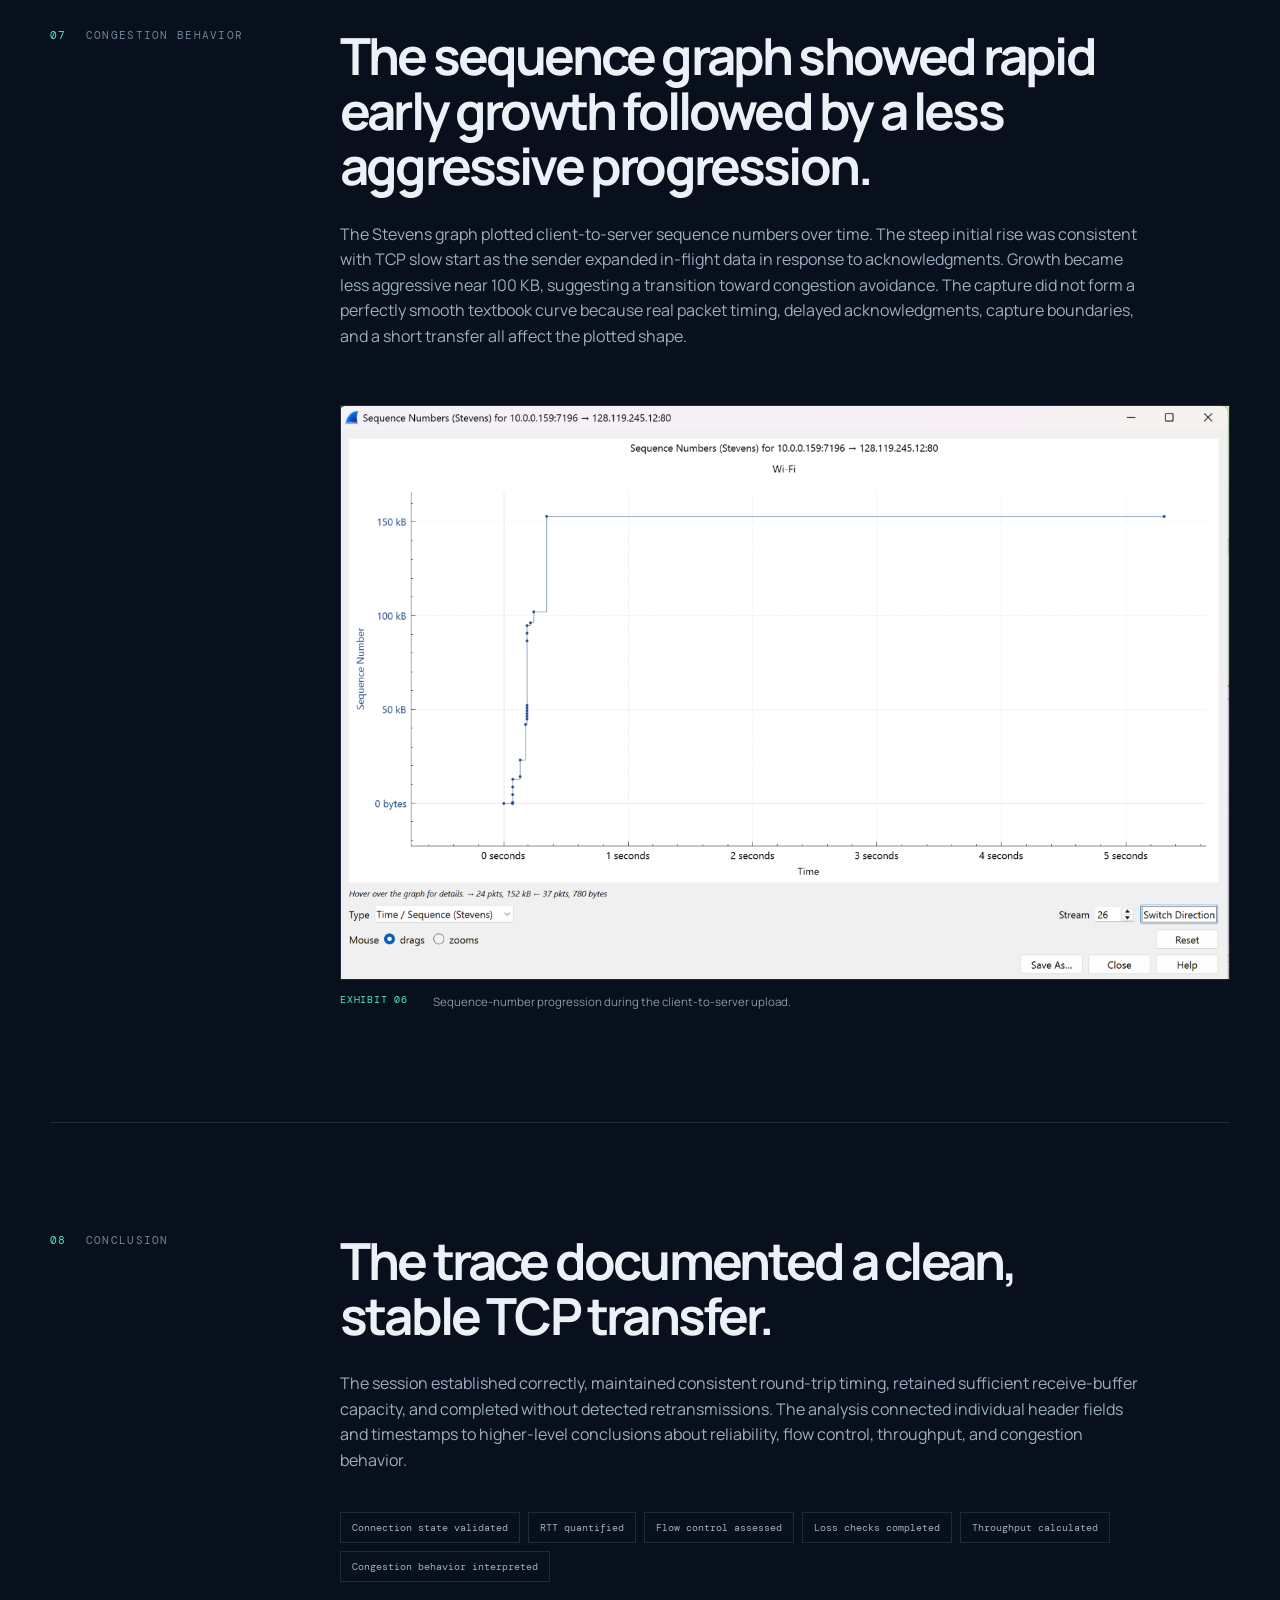
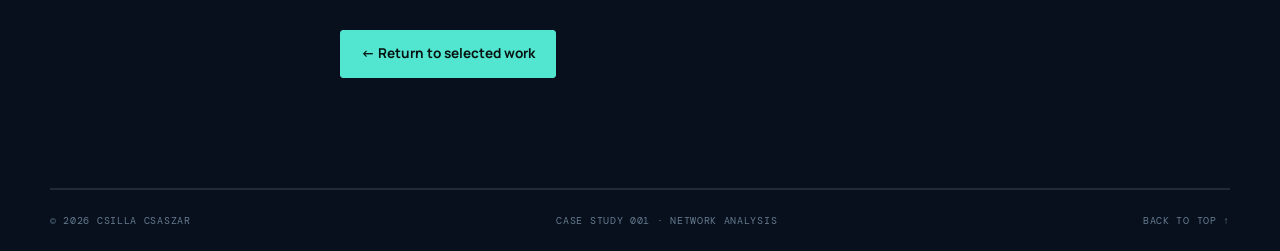
<file: projects/wireshark-tcp-analysis.html>
<!doctype html>
<html lang="en">
<head>
  <meta charset="utf-8">
  <meta name="viewport" content="width=device-width, initial-scale=1">
  <meta name="description" content="Detailed Wireshark TCP traffic analysis case study by Csilla Csaszar.">
  <meta name="theme-color" content="#08111f">
  <title>Wireshark TCP Traffic Analysis | Csilla Csaszar</title>
  <link rel="preconnect" href="https://fonts.googleapis.com">
  <link rel="preconnect" href="https://fonts.gstatic.com" crossorigin>
  <link href="https://fonts.googleapis.com/css2?family=DM+Mono:wght@400;500&family=Manrope:wght@400;500;600;700;800&display=swap" rel="stylesheet">
  <link rel="stylesheet" href="../styles.css">
</head>
<body class="case-study-page">
  <a class="skip-link" href="#main">Skip to content</a>
  <div class="site-grid" aria-hidden="true"></div>

  <header class="site-header scrolled">
    <a class="brand" href="../index.html" aria-label="Csilla Csaszar, portfolio home">
      <span class="brand-mark">CC</span><span>Csilla Csaszar</span>
    </a>
    <nav class="case-nav" aria-label="Case study navigation">
      <a href="../index.html#projects">← All projects</a>
      <a class="nav-cta" href="https://www.linkedin.com/in/csillacsaszar" target="_blank" rel="noreferrer">LinkedIn ↗</a>
    </nav>
  </header>

  <main id="main">
    <article>
      <header class="case-hero section-shell">
        <p class="eyebrow"><span class="status-dot"></span> Case study 001 · Network analysis</p>
        <h1>Wireshark TCP<br>Traffic Analysis</h1>
        <p class="case-deck">Packet-level analysis of an HTTP file upload, from connection establishment through acknowledgments, flow control, throughput, and congestion behavior.</p>
        <div class="case-meta">
          <div><span>ROLE</span><strong>Network Analyst</strong></div>
          <div><span>TOOLS</span><strong>Wireshark · TCP/IP · HTTP</strong></div>
          <div><span>ENVIRONMENT</span><strong>Controlled academic lab</strong></div>
          <div><span>DATE</span><strong>June 2026</strong></div>
        </div>
      </header>

      <div class="case-hero-visual section-shell">
        <img src="../assets/projects/wireshark/time-sequence-graph.png" alt="Wireshark Stevens time-sequence graph showing TCP sequence-number growth during the upload">
        <div class="hero-visual-caption"><span>EXHIBIT 01</span><p>Time-sequence graph used to examine TCP transmission growth and congestion behavior.</p></div>
      </div>

      <section class="case-section section-shell">
        <div class="case-section-label"><span>01</span> Objective</div>
        <div class="case-content case-intro">
          <h2>Understand the complete TCP exchange—not just isolated packets.</h2>
          <p>The investigation captured an HTTP upload of a 152,335-byte text file to a remote lab server. The goal was to reconstruct the session and explain how TCP established the connection, transported the payload, acknowledged delivery, managed receiver capacity, and adjusted its sending behavior.</p>
          <div class="case-question-grid">
            <div><span>01</span><p>How was the connection established and identified?</p></div>
            <div><span>02</span><p>How quickly were data segments acknowledged?</p></div>
            <div><span>03</span><p>Did loss, retransmission, or receiver pressure affect delivery?</p></div>
            <div><span>04</span><p>What did the trace reveal about throughput and congestion control?</p></div>
          </div>
        </div>
      </section>

      <section class="case-section section-shell">
        <div class="case-section-label"><span>02</span> Method</div>
        <div class="case-content">
          <h2>Capture, isolate, inspect, calculate, validate.</h2>
          <ol class="method-list">
            <li><span>01</span><div><h3>Generate known traffic</h3><p>Uploaded a known text file over HTTP while capturing the active network interface.</p></div></li>
            <li><span>02</span><div><h3>Isolate the session</h3><p>Identified the relevant client/server conversation and isolated TCP stream 26.</p></div></li>
            <li><span>03</span><div><h3>Inspect protocol fields</h3><p>Reviewed flags, sequence numbers, acknowledgments, payload lengths, timestamps, and advertised window values.</p></div></li>
            <li><span>04</span><div><h3>Test specific conditions</h3><p>Applied analysis filters for standard, fast, and spurious retransmissions.</p></div></li>
            <li><span>05</span><div><h3>Calculate performance</h3><p>Calculated RTT per segment and end-to-end throughput using capture timestamps and content length.</p></div></li>
            <li><span>06</span><div><h3>Visualize behavior</h3><p>Used the Stevens time-sequence graph to evaluate early transfer growth and congestion behavior.</p></div></li>
          </ol>
        </div>
      </section>

      <section class="evidence-band">
        <div class="section-shell evidence-grid">
          <figure>
            <img src="../assets/projects/wireshark/tcp-syn.png" alt="Wireshark packet details highlighting the TCP SYN flag">
            <figcaption><span>EXHIBIT 02 · PACKET 177</span><p>Client SYN: relative sequence number 0 and SYN flag set.</p></figcaption>
          </figure>
          <figure>
            <img src="../assets/projects/wireshark/tcp-synack.png" alt="Wireshark packet details highlighting SYN and ACK flags">
            <figcaption><span>EXHIBIT 03 · PACKET 179</span><p>Server SYN-ACK: sequence 0, acknowledgment 1, both flags set.</p></figcaption>
          </figure>
        </div>
      </section>

      <section class="case-section section-shell">
        <div class="case-section-label"><span>03</span> Connection</div>
        <div class="case-content">
          <h2>Three packets established the session.</h2>
          <div class="handshake-diagram" aria-label="TCP three-way handshake sequence">
            <div class="endpoint-row"><span>CLIENT</span><span>SERVER : 80</span></div>
            <div><span>SYN · SEQ 0</span><i class="flow-right"></i><small>PACKET 177</small></div>
            <div><small>PACKET 179</small><i class="flow-left"></i><span>SYN, ACK · ACK 1</span></div>
            <div><span>ACK · SEQ 1</span><i class="flow-right"></i><small>PACKET 180</small></div>
          </div>
          <p>The client initiated the exchange with a SYN. The server acknowledged the client’s initial sequence number by returning ACK 1, while also setting its own SYN flag. The client’s final ACK completed the handshake. Relative sequence numbering made the relationship between the initial sequence and acknowledgment values explicit.</p>
          <div class="key-finding"><span>KEY OBSERVATION</span><p>The connection state was confirmed through both the displayed flag labels and the underlying TCP flags field—not inferred from packet order alone.</p></div>
        </div>
      </section>

      <section class="case-section section-shell">
        <div class="case-section-label"><span>04</span> RTT analysis</div>
        <div class="case-content">
          <h2>Round-trip timing stayed consistent across the first six data segments.</h2>
          <p>Each segment’s send time was paired with the timestamp of its corresponding acknowledgment. Five measurements clustered near 59 milliseconds; the sixth completed faster at 43.7 milliseconds.</p>
          <div class="data-table-wrap">
            <table>
              <thead><tr><th>Segment</th><th>Sequence</th><th>Sent (s)</th><th>ACK</th><th>ACK time (s)</th><th>RTT (ms)</th></tr></thead>
              <tbody>
                <tr><td>181</td><td>1</td><td>11.5794542</td><td>186</td><td>11.6355929</td><td>56.14</td></tr>
                <tr><td>182</td><td>586</td><td>11.5797009</td><td>187</td><td>11.6394859</td><td>59.79</td></tr>
                <tr><td>183</td><td>4,682</td><td>11.5799910</td><td>189</td><td>11.6398776</td><td>59.89</td></tr>
                <tr><td>184</td><td>8,778</td><td>11.5801569</td><td>190</td><td>11.6398776</td><td>59.72</td></tr>
                <tr><td>185</td><td>12,874</td><td>11.5804475</td><td>191</td><td>11.6398776</td><td>59.43</td></tr>
                <tr><td>188</td><td>14,334</td><td>11.6395365</td><td>193</td><td>11.6832703</td><td>43.73</td></tr>
              </tbody>
              <tfoot><tr><td colspan="5">Mean RTT</td><td>56.45 ms</td></tr></tfoot>
            </table>
          </div>
          <figure class="case-figure">
            <img src="../assets/projects/wireshark/rtt-analysis.png" alt="Wireshark timestamp analysis for a TCP segment">
            <figcaption><span>EXHIBIT 04</span><p>Packet timing fields provided evidence for pairing transmitted segments with acknowledgments.</p></figcaption>
          </figure>
        </div>
      </section>

      <section class="case-section section-shell">
        <div class="case-section-label"><span>05</span> Flow & reliability</div>
        <div class="case-content">
          <h2>The receiver did not constrain the sender, and the trace showed no retransmissions.</h2>
          <div class="finding-stats">
            <div><span>MINIMUM RECEIVE WINDOW</span><strong>63,744 B</strong><p>Available capacity remained well above zero.</p></div>
            <div><span>TYPICAL ACK INCREMENT</span><strong>4,096 B</strong><p>Observed in successive acknowledgment values.</p></div>
            <div><span>RETRANSMISSIONS</span><strong>0</strong><p>Standard, fast, and spurious filters returned no packets.</p></div>
          </div>
          <div class="filter-block">
            <code>tcp.stream eq 26 and tcp.analysis.retransmission</code>
            <code>tcp.stream eq 26 and tcp.analysis.fast_retransmission</code>
            <code>tcp.stream eq 26 and tcp.analysis.spurious_retransmission</code>
          </div>
          <figure class="case-figure">
            <img src="../assets/projects/wireshark/retransmission-filter.png" alt="Wireshark retransmission filter returning no matching packets">
            <figcaption><span>EXHIBIT 05</span><p>An empty result set confirmed that the selected stream contained no standard TCP retransmissions.</p></figcaption>
          </figure>
        </div>
      </section>

      <section class="case-section section-shell">
        <div class="case-section-label"><span>06</span> Throughput</div>
        <div class="case-content">
          <h2>Measured application transfer throughput: approximately 668 KB/s.</h2>
          <div class="calculation">
            <div><span>FILE SIZE</span><strong>152,335 bytes</strong></div>
            <b>÷</b>
            <div><span>TRANSFER DURATION</span><strong>0.2280365 seconds</strong></div>
            <b>=</b>
            <div class="calculation-result"><span>THROUGHPUT</span><strong>667,999.59 B/s</strong></div>
          </div>
          <p>The duration was measured from the first TCP data segment at 11.5794542 seconds to the HTTP 200 OK response at 11.8074907 seconds. Dividing the HTTP content length by that interval produced the reported rate. This is an application-transfer calculation based on the selected capture boundaries, not a claim about maximum link capacity.</p>
        </div>
      </section>

      <section class="case-section section-shell">
        <div class="case-section-label"><span>07</span> Congestion behavior</div>
        <div class="case-content">
          <h2>The sequence graph showed rapid early growth followed by a less aggressive progression.</h2>
          <p>The Stevens graph plotted client-to-server sequence numbers over time. The steep initial rise was consistent with TCP slow start as the sender expanded in-flight data in response to acknowledgments. Growth became less aggressive near 100 KB, suggesting a transition toward congestion avoidance. The capture did not form a perfectly smooth textbook curve because real packet timing, delayed acknowledgments, capture boundaries, and a short transfer all affect the plotted shape.</p>
          <figure class="case-figure case-figure-large">
            <img src="../assets/projects/wireshark/time-sequence-graph.png" alt="Stevens graph plotting TCP sequence numbers against time">
            <figcaption><span>EXHIBIT 06</span><p>Sequence-number progression during the client-to-server upload.</p></figcaption>
          </figure>
        </div>
      </section>

      <section class="case-section case-conclusion section-shell">
        <div class="case-section-label"><span>08</span> Conclusion</div>
        <div class="case-content">
          <h2>The trace documented a clean, stable TCP transfer.</h2>
          <p>The session established correctly, maintained consistent round-trip timing, retained sufficient receive-buffer capacity, and completed without detected retransmissions. The analysis connected individual header fields and timestamps to higher-level conclusions about reliability, flow control, throughput, and congestion behavior.</p>
          <div class="outcomes">
            <span>Connection state validated</span><span>RTT quantified</span><span>Flow control assessed</span><span>Loss checks completed</span><span>Throughput calculated</span><span>Congestion behavior interpreted</span>
          </div>
          <a class="button button-primary" href="../index.html#projects">← Return to selected work</a>
        </div>
      </section>
    </article>
  </main>

  <footer class="site-footer section-shell">
    <span>© <span id="year"></span> Csilla Csaszar</span>
    <span>Case study 001 · Network analysis</span>
    <a href="#main">Back to top ↑</a>
  </footer>
  <script src="../script.js"></script>
</body>
</html>
</file>
<file: styles.css>
:root {
  --ink: #eaf1f7;
  --muted: #91a2b4;
  --dark: #08111f;
  --dark-2: #0b1727;
  --panel: #0d1b2c;
  --line: rgba(151, 177, 201, .17);
  --cyan: #52e5d0;
  --cyan-soft: rgba(82, 229, 208, .12);
  --blue: #79a8ff;
  --max: 1180px;
}

* { box-sizing: border-box; }
html { scroll-behavior: smooth; }
body {
  margin: 0;
  color: var(--ink);
  background: var(--dark);
  font-family: "Manrope", sans-serif;
  line-height: 1.6;
  overflow-x: hidden;
}
a { color: inherit; text-decoration: none; }
button { font: inherit; }
.sr-only { position: absolute; width: 1px; height: 1px; padding: 0; margin: -1px; overflow: hidden; clip: rect(0,0,0,0); white-space: nowrap; border: 0; }
.skip-link { position: fixed; left: 1rem; top: -5rem; z-index: 100; padding: .7rem 1rem; color: var(--dark); background: var(--cyan); border-radius: 4px; }
.skip-link:focus { top: 1rem; }
.site-grid { position: fixed; inset: 0; pointer-events: none; opacity: .35; background-image: linear-gradient(rgba(255,255,255,.025) 1px, transparent 1px), linear-gradient(90deg, rgba(255,255,255,.025) 1px, transparent 1px); background-size: 64px 64px; mask-image: linear-gradient(to bottom, black, transparent 70%); }
.section-shell { width: min(calc(100% - 48px), var(--max)); margin-inline: auto; }

.site-header { position: fixed; z-index: 20; top: 0; left: 0; right: 0; height: 78px; display: flex; align-items: center; justify-content: space-between; padding: 0 max(24px, calc((100vw - var(--max)) / 2)); border-bottom: 1px solid transparent; transition: .25s ease; }
.site-header.scrolled { background: rgba(8,17,31,.88); backdrop-filter: blur(18px); border-color: var(--line); }
.brand { display: flex; gap: 12px; align-items: center; font-weight: 700; letter-spacing: -.02em; }
.brand-mark { display: grid; place-items: center; width: 34px; aspect-ratio: 1; color: var(--dark); background: var(--cyan); border-radius: 3px; font: 500 .78rem "DM Mono", monospace; }
.site-nav { display: flex; gap: 30px; align-items: center; font-size: .84rem; color: #aab9c7; }
.site-nav a { transition: color .2s; }
.site-nav a:hover, .site-nav a:focus-visible { color: var(--cyan); }
.site-nav .nav-cta { padding: 8px 13px; color: var(--cyan); border: 1px solid rgba(82,229,208,.35); border-radius: 3px; }
.menu-button { display: none; }

.hero { position: relative; isolation: isolate; min-height: 680px; padding-top: 118px; padding-bottom: 72px; display: grid; grid-template-columns: 1.15fr .85fr; gap: 74px; align-items: center; }
.hero > :not(.three-effect) { position: relative; z-index: 1; }
.three-effect { position: absolute; inset: 0; overflow: hidden; pointer-events: none; }
.three-effect canvas { display: block; width: 100%; height: 100%; }
.three-hero { z-index: 0; inset: 78px -4vw 0 34%; opacity: .82; mix-blend-mode: screen; mask-image: linear-gradient(90deg, transparent, #000 10%, #000 96%, transparent); }
.three-hero::after { content: ""; position: absolute; inset: 0; background: radial-gradient(circle at 55% 45%, transparent 0, rgba(8,17,31,.05) 65%, rgba(8,17,31,.35) 100%); }
.eyebrow, .overline, .project-number { text-transform: uppercase; letter-spacing: .13em; font: 500 .72rem "DM Mono", monospace; }
.eyebrow { display: flex; gap: 10px; align-items: center; color: var(--cyan); }
.status-dot { width: 7px; height: 7px; border-radius: 50%; background: var(--cyan); box-shadow: 0 0 0 5px var(--cyan-soft), 0 0 20px var(--cyan); }
.hero h1 { margin: 22px 0; font-size: clamp(3.4rem, 7vw, 6.65rem); line-height: .96; letter-spacing: -.075em; }
.hero h1 span { color: transparent; -webkit-text-stroke: 1px #647a90; }
.hero-lede { max-width: 680px; margin: 0; color: #aab9c7; font-size: 1.05rem; }
.hero-actions { display: flex; flex-wrap: wrap; gap: 12px; margin-top: 36px; }
.button { display: inline-flex; justify-content: center; align-items: center; gap: 12px; min-height: 48px; padding: 0 20px; border: 1px solid var(--line); border-radius: 3px; font-size: .85rem; font-weight: 700; transition: transform .2s, background .2s, border-color .2s; }
.button:hover { transform: translateY(-2px); }
.button-primary { color: #061310; background: var(--cyan); border-color: var(--cyan); }
.button-primary:hover { background: #78efde; }
.button-ghost:hover { border-color: rgba(82,229,208,.45); color: var(--cyan); }

.hero-panel { border: 1px solid var(--line); background: linear-gradient(145deg, rgba(18,36,56,.9), rgba(8,17,31,.8)); box-shadow: 0 30px 90px rgba(0,0,0,.35); transform: rotate(1.1deg); }
.panel-bar { display: flex; align-items: center; gap: 7px; height: 44px; padding: 0 14px; border-bottom: 1px solid var(--line); }
.panel-bar span { width: 7px; height: 7px; border-radius: 50%; background: #375069; }
.panel-bar span:first-child { background: #df6c70; }
.panel-bar code { margin-left: 8px; color: #6f8295; font-size: .67rem; }
.profile-code { padding: 29px; font: 400 .75rem/2 "DM Mono", monospace; }
.profile-code p { margin: 0; }
.indent { padding-left: 22px; }
.code-key { color: var(--blue); }.code-value { color: #e5bc72; }.code-number { color: #cf91e6; }.code-comment { color: #63788d; }.code-success { color: var(--cyan); }
.panel-footer { display: flex; justify-content: space-between; padding: 11px 14px; color: #6e8397; border-top: 1px solid var(--line); font: .61rem "DM Mono", monospace; text-transform: uppercase; letter-spacing: .08em; }
.panel-footer span:first-child { color: var(--cyan); }

.signal-strip { position: relative; overflow: hidden; padding: 17px 0; border-block: 1px solid var(--line); background: rgba(255,255,255,.018); }
.signal-track { width: max-content; display: flex; align-items: center; gap: 27px; padding-left: 2vw; color: #71869a; text-transform: uppercase; letter-spacing: .12em; font: .65rem "DM Mono", monospace; }
.signal-track i { display: block; width: 4px; height: 4px; transform: rotate(45deg); background: var(--cyan); }

.split-section { display: grid; grid-template-columns: 230px 1fr; gap: 70px; padding-top: 130px; padding-bottom: 130px; }
.section-label { color: #718398; text-transform: uppercase; letter-spacing: .13em; font: .7rem "DM Mono", monospace; }
.section-label span { margin-right: 10px; color: var(--cyan); }
.statement { max-width: 850px; margin: 0 0 48px; font-size: clamp(1.8rem, 3.5vw, 3.15rem); line-height: 1.27; letter-spacing: -.04em; }
.statement em { color: var(--cyan); font-style: normal; }
.about-grid { display: grid; grid-template-columns: 1fr 1fr; gap: 40px; color: #9cafc0; }
.about-grid p { margin: 0; }
.metrics { display: grid; grid-template-columns: repeat(3, 1fr); margin-top: 65px; padding-top: 30px; border-top: 1px solid var(--line); }
.metrics div { display: flex; flex-direction: column; gap: 3px; padding-right: 24px; }
.metrics strong { color: var(--cyan); font: 500 2.65rem "DM Mono", monospace; letter-spacing: -.06em; }
.metrics span { color: #8296a9; font-size: .75rem; }

.experience-card { border-top: 1px solid var(--line); }
.experience-top { display: flex; justify-content: space-between; gap: 30px; padding: 30px 0; border-bottom: 1px solid var(--line); }
.overline { margin: 0 0 10px; color: var(--cyan); }
.experience-top h2, .education-list h2 { margin: 0; font-size: 1.75rem; letter-spacing: -.035em; }
.role-line { margin: 5px 0 0; color: #91a3b5; }
.date { margin: 3px 0; color: #8497a9; font: .72rem "DM Mono", monospace; white-space: nowrap; }
.experience-body { display: grid; grid-template-columns: .75fr 1.25fr; gap: 55px; padding-top: 35px; color: #9cafc0; }
.experience-body p { margin: 0; font-size: 1.05rem; }
.experience-body ul, .project-findings ul { margin: 0; padding: 0; list-style: none; }
.experience-body li, .project-findings li { position: relative; padding: 8px 0 8px 22px; border-bottom: 1px solid rgba(151,177,201,.1); font-size: .88rem; }
.experience-body li::before, .project-findings li::before { content: "+"; position: absolute; left: 0; color: var(--cyan); font-family: "DM Mono", monospace; }

.projects-section { position: relative; isolation: isolate; overflow: hidden; padding: 125px 0; background: #0a1524; border-block: 1px solid var(--line); }
.projects-section > .section-shell { position: relative; z-index: 1; }
.three-projects { z-index: 0; inset: 0 0 auto 0; height: 310px; opacity: .72; mix-blend-mode: screen; mask-image: linear-gradient(to bottom, #000, transparent); }
.section-heading { display: flex; justify-content: space-between; align-items: end; margin-bottom: 48px; }
.section-heading p { margin: 0; max-width: 330px; color: #90a3b5; font-size: 1.15rem; text-align: right; }
.featured-project { display: grid; grid-template-columns: 1.15fr .85fr; border: 1px solid var(--line); background: var(--dark); }
.project-visual { min-height: 550px; padding: 25px; display: flex; flex-direction: column; background: radial-gradient(circle at 20% 20%, rgba(82,229,208,.1), transparent 35%), linear-gradient(rgba(121,168,255,.03) 1px, transparent 1px), linear-gradient(90deg, rgba(121,168,255,.03) 1px, transparent 1px), #07101c; background-size: auto, 30px 30px, 30px 30px; border-right: 1px solid var(--line); }
.visual-head { display: flex; justify-content: space-between; color: #698096; font: .65rem "DM Mono", monospace; }
.live-pill { color: var(--cyan); }
.packet-chart { display: flex; flex-direction: column; justify-content: center; gap: 22px; flex: 1; padding: 35px 7%; }
.chart-labels { display: flex; justify-content: space-between; color: #657b90; font: .6rem "DM Mono", monospace; }
.packet-row { display: grid; grid-template-columns: 78px 1fr 78px; align-items: center; gap: 10px; color: #8297aa; font: .62rem "DM Mono", monospace; }
.packet-row > *:last-child { text-align: right; }
.packet-line { position: relative; height: 1px; background: var(--blue); box-shadow: 0 0 9px rgba(121,168,255,.55); }
.packet-line::after { content: ""; position: absolute; top: -3px; width: 7px; height: 7px; transform: rotate(45deg); border-top: 1px solid currentColor; border-right: 1px solid currentColor; }
.packet-line.right::after { right: 0; }.packet-line.left::after { left: 0; transform: rotate(225deg); }
.packet-row.data .packet-line { height: 2px; color: var(--cyan); background: var(--cyan); box-shadow: 0 0 16px rgba(82,229,208,.65); }
.packet-name { color: #c3d1dd; }
.visual-stats { display: grid; grid-template-columns: repeat(3, 1fr); border-top: 1px solid var(--line); }
.visual-stats div { padding: 19px 10px 5px; border-right: 1px solid var(--line); }
.visual-stats div:last-child { border: 0; }
.visual-stats span { display: block; color: #657b90; font: .55rem "DM Mono", monospace; }
.visual-stats strong { display: block; margin-top: 5px; font: 500 .9rem "DM Mono", monospace; }
.project-copy { padding: 50px 42px; }
.project-number { color: var(--cyan); }
.project-copy h2 { margin: 18px 0; font-size: 2.15rem; line-height: 1.15; letter-spacing: -.045em; }
.project-copy > p { color: #91a5b6; }
.project-findings { margin: 35px 0 28px; }
.project-findings h3 { margin-bottom: 9px; font-size: .82rem; text-transform: uppercase; letter-spacing: .08em; }
.project-findings li { color: #99aabb; font-size: .78rem; }
.tag-list { display: flex; flex-wrap: wrap; gap: 7px; }
.tag-list span { padding: 5px 8px; color: #8fa4b6; background: rgba(255,255,255,.035); border: 1px solid var(--line); border-radius: 2px; font: .6rem "DM Mono", monospace; }
.project-grid { display: grid; grid-template-columns: repeat(3, 1fr); margin-top: 20px; gap: 20px; }
.project-card { min-height: 320px; padding: 31px; display: flex; flex-direction: column; border: 1px solid var(--line); background: rgba(8,17,31,.72); transition: border-color .25s, transform .25s; }
.project-card:hover { transform: translateY(-4px); border-color: rgba(82,229,208,.35); }
.project-card h3 { margin: 29px 0 12px; font-size: 1.35rem; letter-spacing: -.03em; }
.project-card > p:not(.project-number) { margin: 0; color: #8da0b2; font-size: .86rem; }
.project-card .tag-list { margin-top: auto; }
.lab-nodes { display: flex; justify-content: space-between; position: relative; margin: 26px 0; }
.lab-nodes::before { content: ""; position: absolute; left: 10%; right: 10%; top: 50%; height: 1px; background: #294358; }
.lab-nodes span { z-index: 1; display: grid; place-items: center; width: 47px; height: 31px; color: var(--cyan); background: #0b1a29; border: 1px solid #29485b; font: .5rem "DM Mono", monospace; }

/* Project gallery */
.project-gallery { display: grid; grid-template-columns: repeat(2, minmax(0, 1fr)); border-top: 1px solid var(--line); border-left: 1px solid var(--line); }
.project-thumbnail { min-width: 0; display: flex; flex-direction: column; border-right: 1px solid var(--line); border-bottom: 1px solid var(--line); transition: background .25s ease; }
.project-thumbnail:hover { background: rgba(82,229,208,.025); }
.thumbnail-image { position: relative; min-height: 320px; overflow: hidden; border-bottom: 1px solid var(--line); background: #06101b; }
.thumbnail-image img { width: 100%; height: 100%; object-fit: cover; filter: saturate(.78) brightness(.76); transition: transform .45s ease, filter .45s ease; }
.project-thumbnail:hover .thumbnail-image img { transform: scale(1.025); filter: saturate(1) brightness(.9); }
.thumbnail-index, .thumbnail-action { position: absolute; z-index: 1; top: 18px; padding: 7px 10px; background: rgba(8,17,31,.88); border: 1px solid var(--line); font: .62rem "DM Mono", monospace; letter-spacing: .08em; }
.thumbnail-index { left: 18px; color: var(--cyan); }
.thumbnail-action { right: 18px; color: #c5d3df; }
.thumbnail-action b { margin-left: 8px; color: var(--cyan); }
.thumbnail-copy { flex: 1; display: flex; flex-direction: column; justify-content: space-between; gap: 45px; padding: 38px 34px; }
.thumbnail-copy h2 { margin: 16px 0 0; font-size: clamp(1.8rem, 2.8vw, 2.7rem); line-height: 1.04; letter-spacing: -.055em; }
.thumbnail-copy > p { margin: 0; color: #92a6b7; }

/* Case study */
.case-study-page { background: #07101c; }
.case-nav { display: flex; gap: 25px; align-items: center; color: #aab9c7; font-size: .8rem; }
.case-nav a:hover { color: var(--cyan); }
.case-nav .nav-cta { padding: 8px 13px; color: var(--cyan); border: 1px solid rgba(82,229,208,.35); border-radius: 3px; }
.case-hero { padding-top: 165px; padding-bottom: 80px; }
.case-hero h1 { max-width: 930px; margin: 25px 0 30px; font-size: clamp(4rem, 9vw, 7.8rem); line-height: .87; letter-spacing: -.075em; }
.case-deck { max-width: 780px; color: #9eb0c0; font-size: 1.2rem; }
.case-meta { display: grid; grid-template-columns: repeat(4, 1fr); margin-top: 65px; border-block: 1px solid var(--line); }
.case-meta div { padding: 22px 20px 22px 0; }
.case-meta span, .finding-stats span, .calculation span { display: block; color: #687f94; font: .58rem "DM Mono", monospace; letter-spacing: .1em; }
.case-meta strong { display: block; margin-top: 7px; font-size: .78rem; }
.case-hero-visual { padding-bottom: 35px; }
.case-hero-visual img { display: block; width: 100%; max-height: 650px; object-fit: cover; border: 1px solid var(--line); }
.hero-visual-caption, figure figcaption { display: flex; gap: 25px; padding-top: 13px; color: #8498aa; font-size: .72rem; }
.hero-visual-caption span, figure figcaption span { flex: 0 0 auto; color: var(--cyan); font: .6rem "DM Mono", monospace; letter-spacing: .08em; }
.hero-visual-caption p, figure figcaption p { margin: 0; }
.case-section { display: grid; grid-template-columns: 220px 1fr; gap: 70px; padding-top: 110px; padding-bottom: 110px; border-top: 1px solid var(--line); }
.case-section-label { color: #718398; text-transform: uppercase; letter-spacing: .12em; font: .67rem "DM Mono", monospace; }
.case-section-label span { margin-right: 11px; color: var(--cyan); }
.case-content { min-width: 0; }
.case-content > h2 { max-width: 790px; margin: 0 0 28px; font-size: clamp(2.15rem, 4vw, 3.8rem); line-height: 1.08; letter-spacing: -.055em; }
.case-content > p { max-width: 810px; color: #9cafc0; }
.case-question-grid { display: grid; grid-template-columns: 1fr 1fr; margin-top: 50px; border-top: 1px solid var(--line); border-left: 1px solid var(--line); }
.case-question-grid div { min-height: 130px; padding: 25px; border-right: 1px solid var(--line); border-bottom: 1px solid var(--line); }
.case-question-grid span, .method-list > li > span { color: var(--cyan); font: .62rem "DM Mono", monospace; }
.case-question-grid p { margin: 22px 0 0; }
.method-list { margin: 45px 0 0; padding: 0; list-style: none; border-top: 1px solid var(--line); }
.method-list li { display: grid; grid-template-columns: 70px 1fr; gap: 20px; padding: 25px 0; border-bottom: 1px solid var(--line); }
.method-list h3 { margin: 0 0 6px; font-size: 1rem; }
.method-list p { margin: 0; color: #8fa3b5; }
.evidence-band { padding: 75px 0; background: #0a1625; border-block: 1px solid var(--line); }
.evidence-grid { display: grid; grid-template-columns: 1fr 1fr; gap: 30px; }
figure { margin: 0; }
.evidence-grid img, .case-figure img { display: block; width: 100%; border: 1px solid var(--line); }
.handshake-diagram { margin: 45px 0; padding: 28px; background: #081522; border: 1px solid var(--line); }
.handshake-diagram > div { display: grid; grid-template-columns: 130px 1fr 130px; align-items: center; min-height: 62px; font: .64rem "DM Mono", monospace; }
.handshake-diagram .endpoint-row { display: flex; justify-content: space-between; min-height: 35px; color: #6f8498; }
.handshake-diagram small:last-child, .handshake-diagram div > span:last-child { text-align: right; }
.handshake-diagram i { position: relative; height: 1px; background: var(--cyan); }
.handshake-diagram i::after { content: ""; position: absolute; top: -3px; width: 7px; height: 7px; border-top: 1px solid var(--cyan); border-right: 1px solid var(--cyan); }
.flow-right::after { right: 0; transform: rotate(45deg); }
.flow-left::after { left: 0; transform: rotate(225deg); }
.key-finding { margin-top: 35px; padding: 23px 25px; border-left: 2px solid var(--cyan); background: var(--cyan-soft); }
.key-finding span { color: var(--cyan); font: .6rem "DM Mono", monospace; letter-spacing: .1em; }
.key-finding p { margin: 8px 0 0; }
.data-table-wrap { overflow-x: auto; margin: 40px 0 50px; }
table { width: 100%; border-collapse: collapse; font: .69rem "DM Mono", monospace; }
th, td { padding: 14px 12px; text-align: left; border-bottom: 1px solid var(--line); white-space: nowrap; }
th { color: #71869a; font-weight: 400; }
tbody td:last-child, tfoot td:last-child { color: var(--cyan); }
tfoot td { font-weight: 500; }
.case-figure { margin-top: 55px; }
.finding-stats { display: grid; grid-template-columns: repeat(3, 1fr); margin: 45px 0; border: 1px solid var(--line); }
.finding-stats div { padding: 28px; border-right: 1px solid var(--line); }
.finding-stats div:last-child { border: 0; }
.finding-stats strong { display: block; margin: 12px 0; color: var(--cyan); font: 500 1.35rem "DM Mono", monospace; }
.finding-stats p { margin: 0; color: #8195a7; font-size: .75rem; }
.filter-block { display: grid; gap: 8px; margin: 35px 0; }
.filter-block code { overflow-x: auto; padding: 13px 16px; color: #b7c8d5; background: #050d17; border: 1px solid var(--line); font-size: .73rem; }
.calculation { display: grid; grid-template-columns: 1fr auto 1fr auto 1.15fr; align-items: center; gap: 18px; margin: 45px 0; }
.calculation div { min-height: 115px; padding: 24px; border: 1px solid var(--line); }
.calculation strong { display: block; margin-top: 14px; font: 500 1rem "DM Mono", monospace; }
.calculation > b { color: #597084; font: 400 1.2rem "DM Mono", monospace; }
.calculation-result { background: var(--cyan-soft); border-color: rgba(82,229,208,.35) !important; }
.calculation-result strong { color: var(--cyan); }
.case-figure-large img { max-height: 680px; object-fit: cover; }
.case-conclusion { border-bottom: 1px solid var(--line); }
.outcomes { display: flex; flex-wrap: wrap; gap: 8px; margin: 38px 0; }
.outcomes span { padding: 8px 11px; color: #9eb1c0; border: 1px solid var(--line); font: .62rem "DM Mono", monospace; }
.case-conclusion .button { margin-top: 10px; }

.skills-content h2 { margin: 0 0 40px; font-size: 2.4rem; letter-spacing: -.05em; }
.skills-grid { display: grid; grid-template-columns: 1fr 1fr; border-top: 1px solid var(--line); }
.skills-grid div { padding: 30px 35px 30px 0; border-bottom: 1px solid var(--line); }
.skills-grid div:nth-child(odd) { border-right: 1px solid var(--line); }
.skills-grid div:nth-child(even) { padding-left: 35px; }
.skills-grid h3 { margin: 0 0 10px; color: var(--cyan); font: 500 .72rem "DM Mono", monospace; text-transform: uppercase; letter-spacing: .1em; }
.skills-grid p { margin: 0; color: #9bafc0; }

.education-section { background: #0a1524; border-block: 1px solid var(--line); }
.education-list article { display: flex; justify-content: space-between; gap: 35px; padding: 31px 0; border-top: 1px solid var(--line); }
.education-list article:last-child { border-bottom: 1px solid var(--line); }
.education-list article p { margin: 5px 0 0; color: #8599ac; }
.education-meta { display: flex; flex-direction: column; align-items: end; min-width: 145px; }
.education-meta strong { color: var(--cyan); font: 500 .9rem "DM Mono", monospace; }.education-meta span { color: #71869a; font-size: .7rem; }

.contact-section { position: relative; isolation: isolate; overflow: hidden; padding-top: 130px; padding-bottom: 130px; text-align: center; }
.contact-section > :not(.three-effect) { position: relative; z-index: 1; }
.three-contact { z-index: 0; inset: 10px 10%; opacity: .68; mix-blend-mode: screen; mask-image: radial-gradient(ellipse, #000 0, transparent 72%); }
.contact-section .eyebrow { justify-content: center; }
.contact-section h2 { margin: 15px 0; font-size: clamp(2.7rem, 6vw, 5rem); letter-spacing: -.065em; }
.contact-section > p:not(.eyebrow) { max-width: 650px; margin: 0 auto 32px; color: #92a6b7; }
.site-footer { display: flex; justify-content: space-between; padding-top: 24px; padding-bottom: 24px; color: #667b90; border-top: 1px solid var(--line); font: .62rem "DM Mono", monospace; text-transform: uppercase; letter-spacing: .07em; }
.site-footer a:hover { color: var(--cyan); }

.reveal { opacity: 0; transform: translateY(18px); transition: opacity .7s ease, transform .7s ease; }
.reveal.visible { opacity: 1; transform: translateY(0); }

@media (max-width: 900px) {
  .menu-button { display: grid; gap: 6px; padding: 10px; color: var(--ink); background: transparent; border: 0; }
  .menu-button span:not(.sr-only) { display: block; width: 23px; height: 1px; background: currentColor; }
  .site-nav { position: fixed; inset: 78px 0 auto; display: none; flex-direction: column; align-items: stretch; gap: 0; padding: 18px 24px 28px; background: rgba(8,17,31,.98); border-bottom: 1px solid var(--line); }
  .site-nav.open { display: flex; }
  .site-nav a { padding: 14px 0; border-bottom: 1px solid var(--line); }
  .site-nav .nav-cta { margin-top: 14px; text-align: center; }
  .hero { grid-template-columns: 1fr; min-height: auto; gap: 45px; padding-top: 108px; }
  .hero-panel { width: min(100%, 570px); }
  .split-section { grid-template-columns: 1fr; gap: 35px; }
  .featured-project { grid-template-columns: 1fr; }
  .project-visual { min-height: 480px; border-right: 0; border-bottom: 1px solid var(--line); }
  .project-grid { grid-template-columns: 1fr 1fr; }
  .home-lab-card { grid-column: 1 / -1; }
  .project-gallery { grid-template-columns: 1fr; }
  .thumbnail-image { min-height: 380px; }
  .case-section { grid-template-columns: 150px 1fr; gap: 35px; }
  .case-meta { grid-template-columns: 1fr 1fr; }
  .finding-stats { grid-template-columns: 1fr; }
  .finding-stats div { border-right: 0; border-bottom: 1px solid var(--line); }
  .calculation { grid-template-columns: 1fr; }
  .calculation > b { text-align: center; }
  .three-hero { left: 18%; opacity: .62; }
}

@media (max-width: 620px) {
  .section-shell { width: min(calc(100% - 32px), var(--max)); }
  .site-header { height: 68px; padding-inline: 16px; }
  .brand { font-size: .9rem; }.site-nav { top: 68px; }
  .hero { padding-top: 96px; padding-bottom: 68px; }
  .hero h1 { font-size: clamp(3rem, 16vw, 4.2rem); }
  .hero-lede { font-size: .95rem; }
  .hero-actions, .hero-actions .button { width: 100%; }
  .profile-code { padding: 22px 16px; font-size: .62rem; overflow-x: auto; }
  .signal-track { animation: marquee 24s linear infinite; }
  .split-section, .projects-section { padding-top: 90px; padding-bottom: 90px; }
  .about-grid, .metrics, .experience-body, .skills-grid, .project-grid { grid-template-columns: 1fr; }
  .metrics { gap: 25px; }
  .experience-top, .education-list article { flex-direction: column; }
  .experience-body { gap: 25px; }
  .section-heading { display: block; }
  .section-heading p { margin-top: 18px; text-align: left; }
  .project-visual { min-height: 420px; padding: 18px 12px; }
  .packet-chart { padding-inline: 2%; }
  .packet-row { grid-template-columns: 64px 1fr 64px; font-size: .52rem; }
  .visual-stats strong { font-size: .7rem; }.visual-stats span { font-size: .46rem; }
  .project-copy { padding: 34px 24px; }.project-copy h2 { font-size: 1.8rem; }
  .home-lab-card { grid-column: auto; }
  .skills-grid div, .skills-grid div:nth-child(even) { padding: 24px 0; border-right: 0; }
  .education-meta { align-items: start; }
  .site-footer { flex-direction: column; gap: 10px; }
  .case-nav { gap: 12px; font-size: .68rem; }
  .case-nav .nav-cta { padding: 6px 8px; }
  .case-hero { padding-top: 125px; padding-bottom: 60px; }
  .case-hero h1 { max-width: 100%; overflow-wrap: anywhere; font-size: clamp(2.8rem, 13vw, 4.2rem); }
  .case-meta, .case-section, .evidence-grid, .case-question-grid { grid-template-columns: 1fr; }
  .case-section { gap: 30px; padding-top: 75px; padding-bottom: 75px; }
  .thumbnail-image { min-height: 270px; }
  .thumbnail-copy { gap: 40px; padding: 32px 24px; }
  .handshake-diagram { padding: 18px 12px; overflow-x: auto; }
  .handshake-diagram > div { min-width: 430px; grid-template-columns: 105px 1fr 105px; }
  .three-hero { inset: 68px -35% 15% 8%; opacity: .48; }
  .three-projects { height: 180px; opacity: .48; }
  .three-contact { inset-inline: -25%; opacity: .46; }
}

@keyframes marquee { to { transform: translateX(-50%); } }
@media (prefers-reduced-motion: reduce) { html { scroll-behavior: auto; } *, *::before, *::after { animation-duration: .01ms !important; animation-iteration-count: 1 !important; transition-duration: .01ms !important; } .reveal { opacity: 1; transform: none; } .three-effect { opacity: .2; } }
</file>
